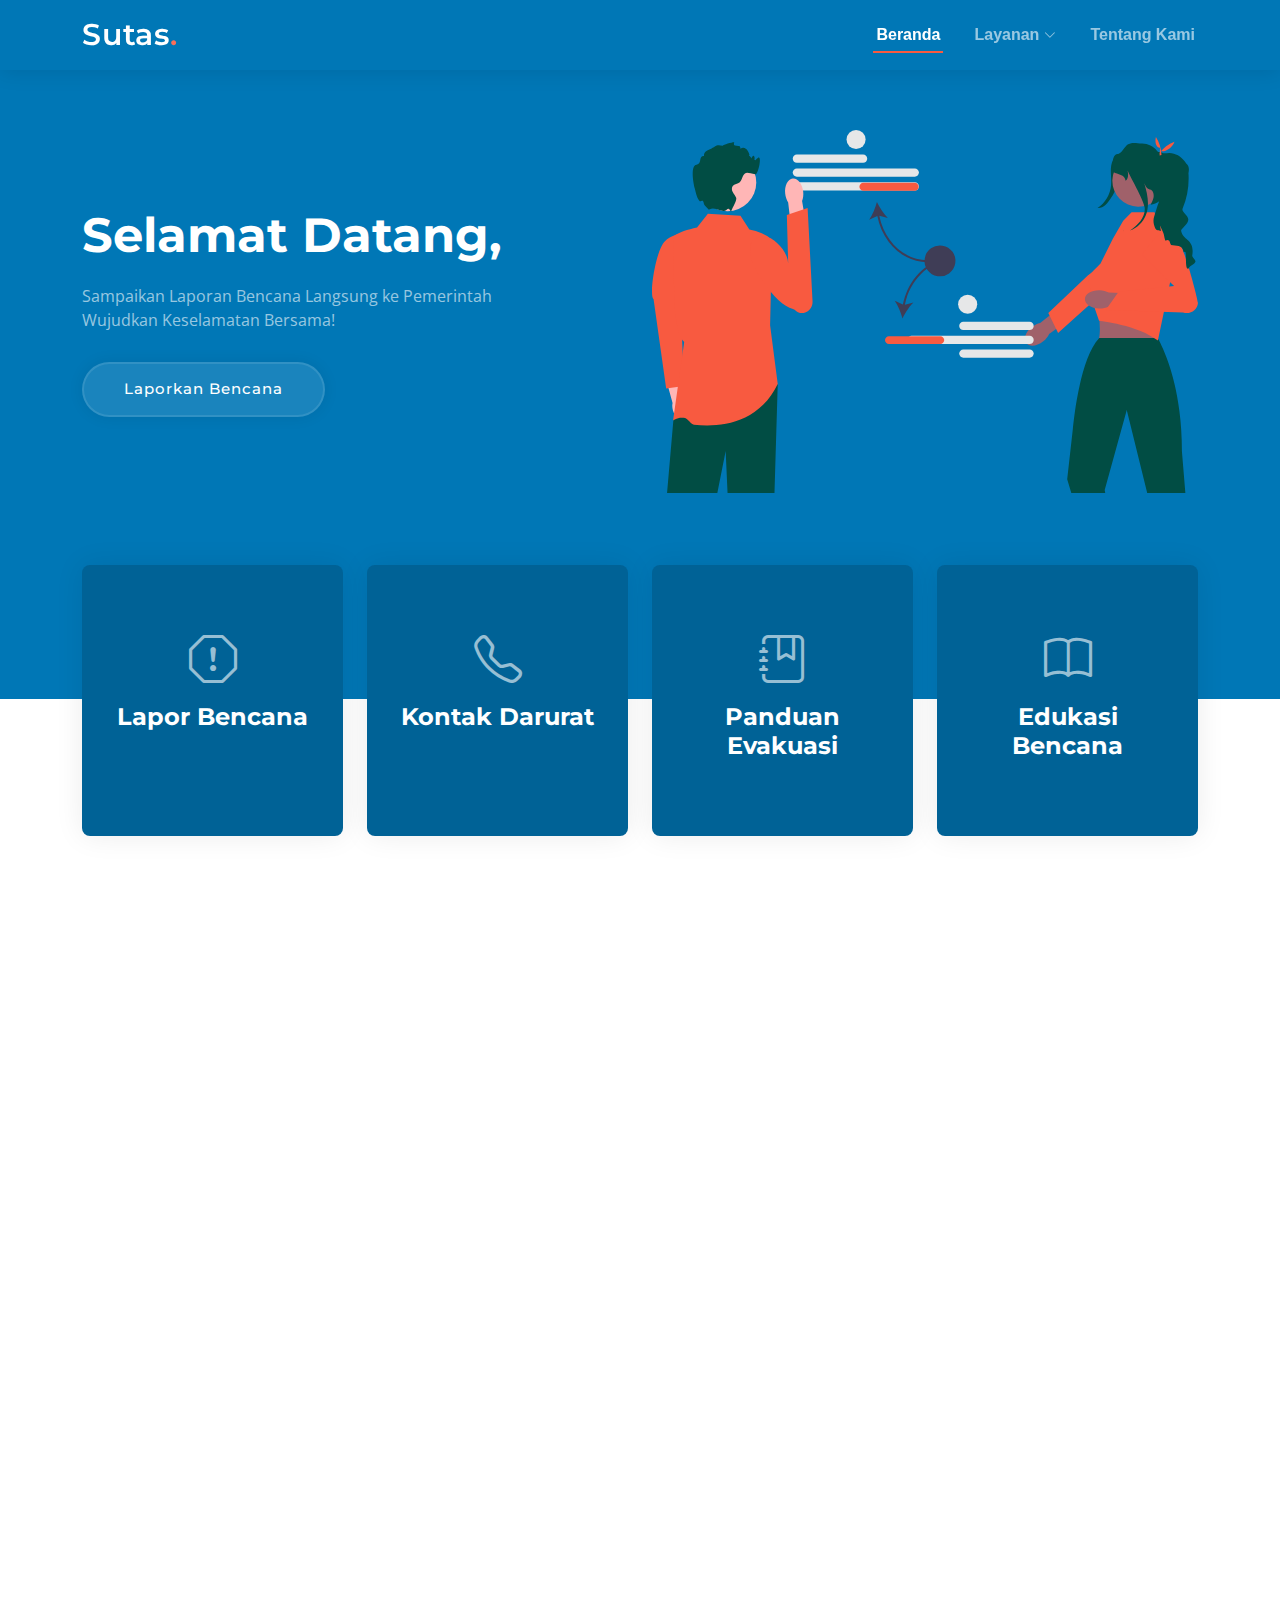
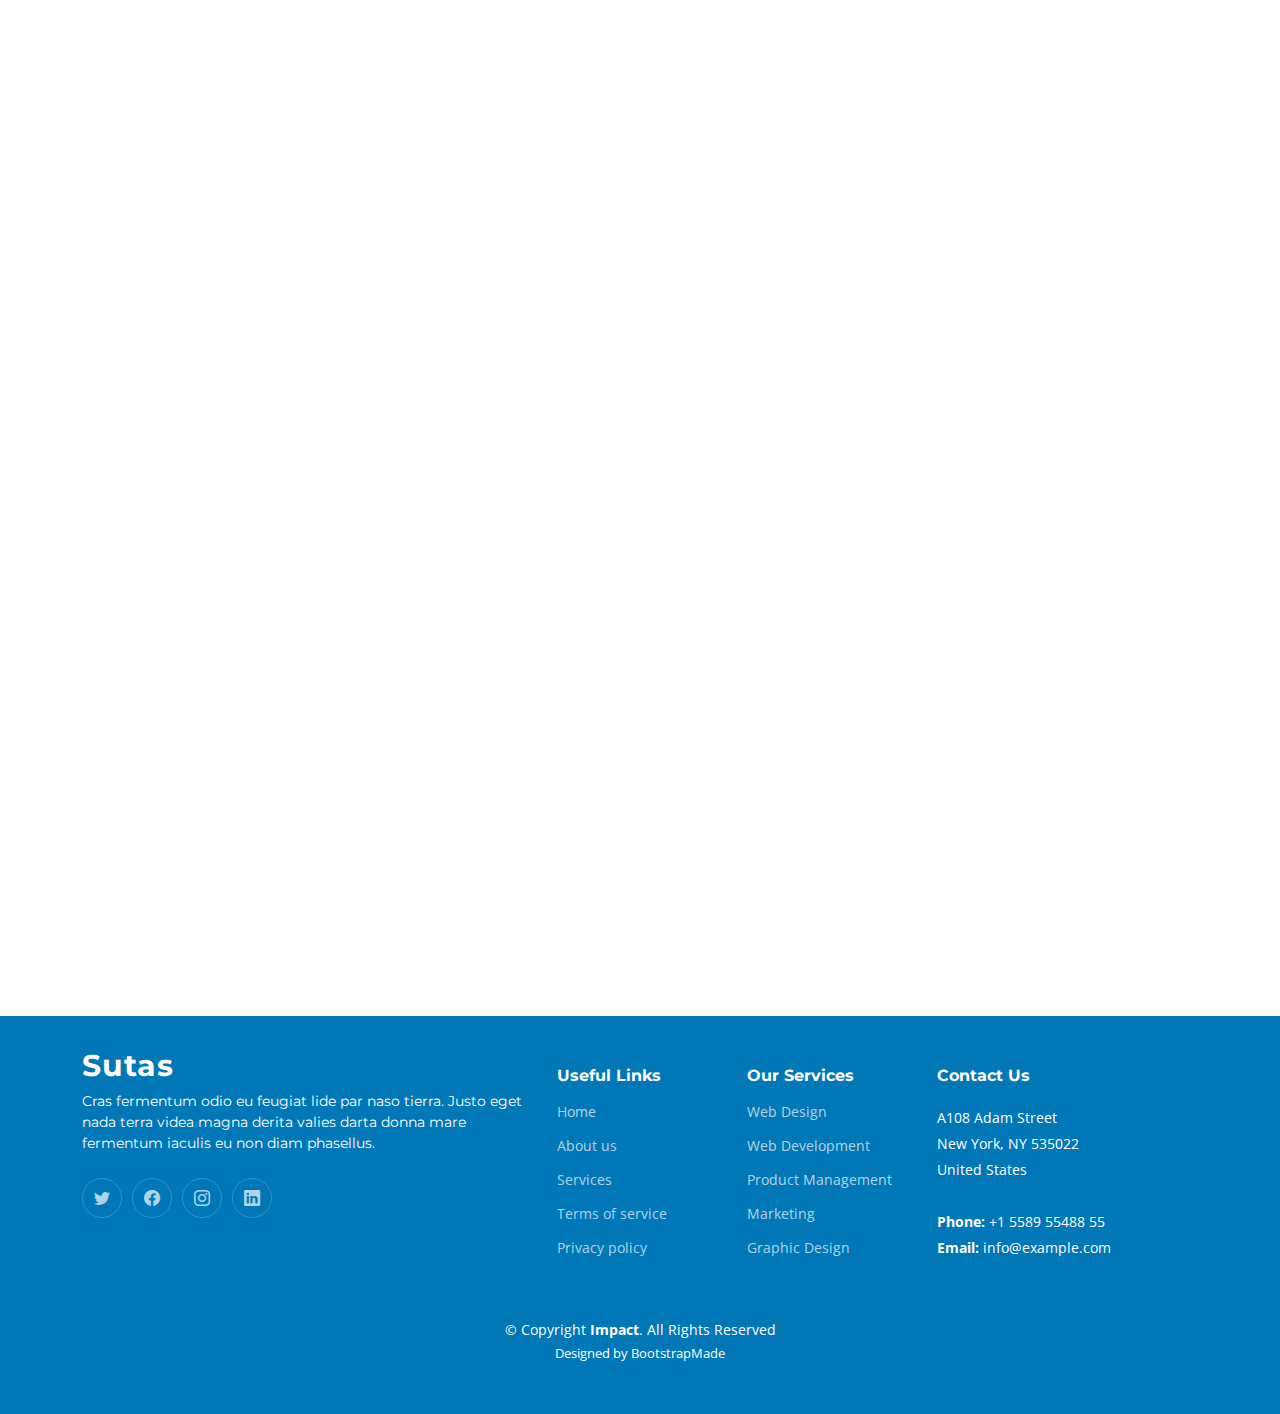
<file: index.html>
<!DOCTYPE html>
<html lang="en">

<head>
  <meta charset="utf-8">
  <meta content="width=device-width, initial-scale=1.0" name="viewport">

  <title>Sutas | Surabaya Tanggap Selamat</title>
  <meta content="" name="description">
  <meta content="" name="keywords">

  <!-- Favicons -->
  <link href="assets/img/favicon.png" rel="icon">
  <link href="assets/img/apple-touch-icon.png" rel="apple-touch-icon">

  <!-- Google Fonts -->
  <link rel="preconnect" href="https://fonts.googleapis.com">
  <link rel="preconnect" href="https://fonts.gstatic.com" crossorigin>
  <link
    href="https://fonts.googleapis.com/css2?family=Open+Sans:ital,wght@0,300;0,400;0,500;0,600;0,700;1,300;1,400;1,600;1,700&family=Montserrat:ital,wght@0,300;0,400;0,500;0,600;0,700;1,300;1,400;1,500;1,600;1,700&family=Raleway:ital,wght@0,300;0,400;0,500;0,600;0,700;1,300;1,400;1,500;1,600;1,700&display=swap"
    rel="stylesheet">

  <!-- Vendor CSS Files -->
  <link href="assets/vendor/bootstrap/css/bootstrap.min.css" rel="stylesheet">
  <link href="assets/vendor/bootstrap-icons/bootstrap-icons.css" rel="stylesheet">
  <link href="assets/vendor/aos/aos.css" rel="stylesheet">
  <link href="assets/vendor/glightbox/css/glightbox.min.css" rel="stylesheet">
  <link href="assets/vendor/swiper/swiper-bundle.min.css" rel="stylesheet">

  <!-- Template Main CSS File -->
  <link href="assets/css/main.css" rel="stylesheet">

  <!-- =======================================================
  * Template Name: Impact
  * Updated: Jan 30 2024 with Bootstrap v5.3.2
  * Template URL: https://bootstrapmade.com/impact-bootstrap-business-website-template/
  * Author: BootstrapMade.com
  * License: https://bootstrapmade.com/license/
  ======================================================== -->
</head>

<body>

  <!-- ======= Header ======= -->
  <!-- <section id="topbar" class="topbar d-flex align-items-center">
    <div class="container d-flex justify-content-center justify-content-md-between">
      <div class="contact-info d-flex align-items-center">
        <i class="bi bi-envelope d-flex align-items-center"><a href="mailto:contact@example.com">contact@example.com</a></i>
        <i class="bi bi-phone d-flex align-items-center ms-4"><span>+1 5589 55488 55</span></i>
      </div>
      <div class="social-links d-none d-md-flex align-items-center">
        <a href="#" class="twitter"><i class="bi bi-twitter"></i></a>
        <a href="#" class="facebook"><i class="bi bi-facebook"></i></a>
        <a href="#" class="instagram"><i class="bi bi-instagram"></i></a>
        <a href="#" class="linkedin"><i class="bi bi-linkedin"></i></i></a>
      </div>
    </div> -->
  <!-- </section> -->
  <!-- End Top Bar -->

  <header id="header" class="header d-flex align-items-center">

    <div class="container-fluid container-xl d-flex align-items-center justify-content-between">
      <a href="index.html" class="logo d-flex align-items-center">
        <!-- Uncomment the line below if you also wish to use an image logo -->
        <!-- <img src="assets/img/logo.png" alt=""> -->
        <h1>Sutas<span>.</span></h1>
      </a>
      <nav id="navbar" class="navbar">
        <ul>
          <li><a href="#hero">Beranda</a></li>
          <li class="dropdown"><a href="#"><span>Layanan</span> <i class="bi bi-chevron-down dropdown-indicator"></i></a>
            <ul>
              <li><a href="">Lapor Bencana</a></li>
              <!-- <li class="dropdown"><a href="#"><span>Deep Drop Down</span> <i class="bi bi-chevron-down dropdown-indicator"></i></a>
                <ul>
                  <li><a href="#">Deep Drop Down 1</a></li>
                  <li><a href="#">Deep Drop Down 2</a></li>
                  <li><a href="#">Deep Drop Down 3</a></li>
                  <li><a href="#">Deep Drop Down 4</a></li>
                  <li><a href="#">Deep Drop Down 5</a></li>
                </ul>
              </li> -->
              <li><a href="#">Kontak Darurat</a></li>
              <li><a href="#">Panduan Evakuasi</a></li>
              <li><a href="#">Edukasi Bencana</a></li>
            </ul>
          </li>
          <li><a href="#services">Tentang Kami</a></li>
          <!-- <li><a href="#contact">Kritik & Saran</a></li> -->
        </ul>
      </nav><!-- .navbar -->

      <i class="mobile-nav-toggle mobile-nav-show bi bi-list"></i>
      <i class="mobile-nav-toggle mobile-nav-hide d-none bi bi-x"></i>

    </div>
  </header><!-- End Header -->
  <!-- End Header -->

  <!-- ======= Hero Section ======= -->
  <section id="hero" class="hero">
    <div class="container position-relative">
      <div class="row gy-5" data-aos="fade-in">
        <div class="col-lg-6 order-2 order-lg-1 d-flex flex-column justify-content-center text-center text-lg-start">
          <h2>Selamat Datang, </h2>
          <p>Sampaikan Laporan Bencana Langsung ke Pemerintah
            <br>Wujudkan Keselamatan Bersama!
          </p>
          <div class="d-flex justify-content-center justify-content-lg-start">
            <a href="form.html" class="btn-get-started">Laporkan Bencana</a>
            <!-- <a href="https://www.youtube.com/watch?v=LXb3EKWsInQ" class="glightbox btn-watch-video d-flex align-items-center"><i class="bi bi-play-circle"></i><span>Watch Video</span></a> -->
          </div>
        </div>
        <div class="col-lg-6 order-1 order-lg-2">
          <img src="assets/img/hero-img.svg" class="img-fluid" alt="" data-aos="zoom-out" data-aos-delay="100">
        </div>
      </div>
    </div>

    <div class="icon-boxes position-relative">
      <div class="container position-relative">
        <div class="row gy-4 mt-5">

          <div class="col-xl-3 col-md-6" data-aos="fade-up" data-aos-delay="100">
            <div class="icon-box">
              <div class="icon"><i class="bi bi-exclamation-octagon"></i></div>
              <h4 class="title"><a href="" class="stretched-link">Lapor Bencana</a></h4>
            </div>
          </div><!--End Icon Box -->

          <div class="col-xl-3 col-md-6" data-aos="fade-up" data-aos-delay="200">
            <div class="icon-box">
              <div class="icon"><i class="bi bi-telephone"></i></div>
              <h4 class="title"><a href="" class="stretched-link">Kontak Darurat</a></h4>
            </div>
          </div><!--End Icon Box -->

          <div class="col-xl-3 col-md-6" data-aos="fade-up" data-aos-delay="300">
            <div class="icon-box">
              <div class="icon"><i class="bi bi-journal-bookmark"></i></div>
              <h4 class="title"><a href="" class="stretched-link">Panduan Evakuasi</a></h4>
            </div>
          </div><!--End Icon Box -->

          <div class="col-xl-3 col-md-6" data-aos="fade-up" data-aos-delay="500">
            <div class="icon-box">
              <div class="icon"><i class="bi bi-book"></i></div>
              <h4 class="title"><a href="" class="stretched-link">Edukasi Bencana</a></h4>
            </div>
          </div><!--End Icon Box -->

        </div>
      </div>
    </div>

    </div>
  </section>
  <!-- End Hero Section -->

  <main id="main">

    <!-- ======= About Us Section ======= -->
    <!-- <section id="about" class="about">
      <div class="container" data-aos="fade-up">

        <div class="section-header">
          <h2>Data Bencana Indonesia</h2> -->
    <!-- <p>Aperiam dolorum et et wuia molestias qui eveniet numquam nihil porro incidunt dolores placeat sunt id nobis omnis tiledo stran delop</p> -->
    <!-- </div> -->

    <!-- <div class="row gy-4">
          <div class="col-lg-6">
            <h3>Voluptatem dignissimos provident quasi corporis</h3>
            <img src="assets/img/about.jpg" class="img-fluid rounded-4 mb-4" alt="">
            <p>Ut fugiat ut sunt quia veniam. Voluptate perferendis perspiciatis quod nisi et. Placeat debitis quia recusandae odit et consequatur voluptatem. Dignissimos pariatur consectetur fugiat voluptas ea.</p>
            <p>Temporibus nihil enim deserunt sed ea. Provident sit expedita aut cupiditate nihil vitae quo officia vel. Blanditiis eligendi possimus et in cum. Quidem eos ut sint rem veniam qui. Ut ut repellendus nobis tempore doloribus debitis explicabo similique sit. Accusantium sed ut omnis beatae neque deleniti repellendus.</p>
          </div>
          <div class="col-lg-6">
            <div class="content ps-0 ps-lg-5">
              <p class="fst-italic">
                Lorem ipsum dolor sit amet, consectetur adipiscing elit, sed do eiusmod tempor incididunt ut labore et dolore
                magna aliqua.
              </p>
              <ul>
                <li><i class="bi bi-check-circle-fill"></i> Ullamco laboris nisi ut aliquip ex ea commodo consequat.</li>
                <li><i class="bi bi-check-circle-fill"></i> Duis aute irure dolor in reprehenderit in voluptate velit.</li>
                <li><i class="bi bi-check-circle-fill"></i> Ullamco laboris nisi ut aliquip ex ea commodo consequat. Duis aute irure dolor in reprehenderit in voluptate trideta storacalaperda mastiro dolore eu fugiat nulla pariatur.</li>
              </ul>
              <p>
                Ullamco laboris nisi ut aliquip ex ea commodo consequat. Duis aute irure dolor in reprehenderit in voluptate
                velit esse cillum dolore eu fugiat nulla pariatur. Excepteur sint occaecat cupidatat non proident
              </p>

              <div class="position-relative mt-4">
                <img src="assets/img/about-2.jpg" class="img-fluid rounded-4" alt="">
                <a href="https://www.youtube.com/watch?v=LXb3EKWsInQ" class="glightbox play-btn"></a>
              </div>
            </div>
          </div>
        </div> -->

    <!-- </div> -->
    <!-- </section> -->
    <!-- End About Us Section -->

    <!-- ======= Clients Section ======= -->
    <!-- <section id="clients" class="clients">
      <div class="container" data-aos="zoom-out">

        <div class="clients-slider swiper">
          <div class="swiper-wrapper align-items-center">
            <div class="swiper-slide"><img src="assets/img/clients/client-1.png" class="img-fluid" alt=""></div>
            <div class="swiper-slide"><img src="assets/img/clients/client-2.png" class="img-fluid" alt=""></div>
            <div class="swiper-slide"><img src="assets/img/clients/client-3.png" class="img-fluid" alt=""></div>
            <div class="swiper-slide"><img src="assets/img/clients/client-4.png" class="img-fluid" alt=""></div>
            <div class="swiper-slide"><img src="assets/img/clients/client-5.png" class="img-fluid" alt=""></div>
            <div class="swiper-slide"><img src="assets/img/clients/client-6.png" class="img-fluid" alt=""></div>
            <div class="swiper-slide"><img src="assets/img/clients/client-7.png" class="img-fluid" alt=""></div>
            <div class="swiper-slide"><img src="assets/img/clients/client-8.png" class="img-fluid" alt=""></div>
          </div>
        </div>

      </div> -->
    <!-- </section> -->
    <!-- End Clients Section -->

    <!-- ======= Stats Counter Section ======= -->
    <section id="stats-counter" class="stats-counter">
      <div class="container" data-aos="fade-up">

        <div class="section-header">
          <h2>Data Bencana Indonesia</h2>
          <!-- <p>Aperiam dolorum et et wuia molestias qui eveniet numquam nihil porro incidunt dolores placeat sunt id nobis omnis tiledo stran delop</p> -->
          <!-- </div> -->

          <div class="row gy-4 align-items-center">

            <div class="col-lg-6">
              <img src="assets/img/stats-img.svg" alt="" class="img-fluid">
            </div>

            <div class="col-lg-6">

              <div class="stats-item d-flex align-items-center">
                <span data-purecounter-start="0" data-purecounter-end="411" data-purecounter-duration="1"
                  class="purecounter"></span>
                <p><strong>Bencana Alam</strong> </p>
              </div><!-- End Stats Item -->

              <div class="stats-item d-flex align-items-center">
                <span data-purecounter-start="0" data-purecounter-end="53" data-purecounter-duration="1"
                  class="purecounter"></span>
                <p><strong>Meninggal Dunia</strong> </p>
              </div><!-- End Stats Item -->

              <div class="stats-item d-flex align-items-center">
                <span data-purecounter-start="0" data-purecounter-end="129" data-purecounter-duration="1"
                  class="purecounter"></span>
                <p><strong>Luka-Luka</strong></p>
              </div><!-- End Stats Item -->

              <div class="stats-item d-flex align-items-center">
                <span data-purecounter-start="0" data-purecounter-end="1673238" data-purecounter-duration="1"
                  class="purecounter"></span>
                <p><strong>Mengungsi dan Menderita</strong></p>
              </div><!-- End Stats Item -->

            </div>

          </div>

        </div>
    </section>
    <!-- End Stats Counter Section -->

    <!-- ======= Call To Action Section ======= -->
    <section id="call-to-action" class="call-to-action">
      <div class="container text-center" data-aos="zoom-out">
        <a href="https://youtu.be/IJFVib4YiXA?si=SEP5JAfwQRd8ZFlc" class="glightbox play-btn"></a>
        <h3>Tanggap Darurat Bencana</h3>
        <p> Tanggap Darurat Bencana adalah langkah cepat dan koordinasi yang diambil oleh pemerintah, lembaga
          kemanusiaan, dan masyarakat untuk memberikan bantuan dan penanganan kepada korban bencana alam atau kejadian
          darurat lainnya dengan tujuan mengurangi dampak negatifnya serta memulihkan situasi kembali normal.</p>
        <a class="cta-btn" href="#">Call To Action</a>
      </div>
    </section><!-- End Call To Action Section -->



    <!-- ======= Frequently Asked Questions Section ======= -->
    <section id="faq" class="faq">
      <div class="container" data-aos="fade-up">

        <div class="row gy-4">

          <div class="col-lg-4">
            <div class="content px-xl-5">
              <h3>Frequently Asked <strong>Questions</strong></h3>
              <p>
                Tanggap Darurat Bencana melibatkan evakuasi, bantuan medis, pembangunan tempat penampungan, koordinasi
                dengan lembaga dan relawan, serta penyebaran informasi keselamatan.
              </p>
            </div>
          </div>

          <div class="col-lg-8">

            <div class="accordion accordion-flush" id="faqlist" data-aos="fade-up" data-aos-delay="100">

              <div class="accordion-item">
                <h3 class="accordion-header">
                  <button class="accordion-button collapsed" type="button" data-bs-toggle="collapse"
                    data-bs-target="#faq-content-1">
                    <span class="num">1.</span>
                    Bagaimana meningkatkan kesiapsiagaan bencana?
                  </button>
                </h3>
                <div id="faq-content-1" class="accordion-collapse collapse" data-bs-parent="#faqlist">
                  <div class="accordion-body">
                    Meningkatkan kesiapsiagaan bencana melibatkan serangkaian langkah proaktif untuk mengurangi risiko
                    dan merespons dengan cepat saat bencana terjadi. Hal ini mencakup pendidikan masyarakat tentang
                    risiko bencana, penyusunan rencana tanggap darurat yang jelas, pelatihan reguler untuk tim tanggap
                    darurat, pembangunan infrastruktur yang tahan bencana, penggunaan teknologi untuk pemantauan dan
                    peringatan dini, serta kerjasama antar lembaga dan komunitas untuk meningkatkan resiliensi dan
                    respons terhadap bencana.
                  </div>
                </div>
              </div><!-- # Faq item-->

              <div class="accordion-item">
                <h3 class="accordion-header">
                  <button class="accordion-button collapsed" type="button" data-bs-toggle="collapse"
                    data-bs-target="#faq-content-2">
                    <span class="num">2.</span>
                    Apa yang harus dilakukan saat terjebak dalam situasi darurat?
                  </button>
                </h3>
                <div id="faq-content-2" class="accordion-collapse collapse" data-bs-parent="#faqlist">
                  <div class="accordion-body">
                    Dolor sit amet consectetur adipiscing elit pellentesque habitant morbi. Id interdum velit laoreet id
                    donec ultrices. Fringilla phasellus faucibus scelerisque eleifend donec pretium. Est pellentesque
                    elit ullamcorper dignissim. Mauris ultrices eros in cursus turpis massa tincidunt dui.
                  </div>
                </div>
              </div><!-- # Faq item-->

              <div class="accordion-item">
                <h3 class="accordion-header">
                  <button class="accordion-button collapsed" type="button" data-bs-toggle="collapse"
                    data-bs-target="#faq-content-3">
                    <span class="num">3.</span>
                    Bagaimana akses layanan medis darurat?
                  </button>
                </h3>
                <div id="faq-content-3" class="accordion-collapse collapse" data-bs-parent="#faqlist">
                  <div class="accordion-body">

                    Langkah-langkah dalam Tanggap Darurat Bencana meliputi evakuasi korban, penyediaan bantuan medis dan
                    logistik, pembangunan tempat penampungan sementara, koordinasi dengan lembaga dan relawan bencana,
                    serta penyebaran informasi kepada masyarakat terkait langkah-langkah keselamatan dan bantuan yang
                    tersedia.
                  </div>
                </div>
              </div><!-- # Faq item-->

              <div class="accordion-item">
                <h3 class="accordion-header">
                  <button class="accordion-button collapsed" type="button" data-bs-toggle="collapse"
                    data-bs-target="#faq-content-4">
                    <span class="num">4.</span>
                    Apa langkah-langkah pemulihan setelah bencana?
                  </button>
                </h3>
                <div id="faq-content-4" class="accordion-collapse collapse" data-bs-parent="#faqlist">
                  <div class="accordion-body">
                    Dolor sit amet consectetur adipiscing elit pellentesque habitant morbi. Id interdum velit laoreet id
                    donec ultrices. Fringilla phasellus faucibus scelerisque eleifend donec pretium. Est pellentesque
                    elit ullamcorper dignissim. Mauris ultrices eros in cursus turpis massa tincidunt dui.
                  </div>
                </div>
              </div><!-- # Faq item-->

              <div class="accordion-item">
                <h3 class="accordion-header">
                  <button class="accordion-button collapsed" type="button" data-bs-toggle="collapse"
                    data-bs-target="#faq-content-5">
                    <span class="num">5.</span>
                    Bagaimana cara mencegah kecelakaan selama bencana?
                  </button>
                </h3>
                <div id="faq-content-5" class="accordion-collapse collapse" data-bs-parent="#faqlist">
                  <div class="accordion-body">
                    Molestie a iaculis at erat pellentesque adipiscing commodo. Dignissim suspendisse in est ante in.
                    Nunc vel risus commodo viverra maecenas accumsan. Sit amet nisl suscipit adipiscing bibendum est.
                    Purus gravida quis blandit turpis cursus in
                  </div>
                </div>
              </div><!-- # Faq item-->

            </div>

          </div>
        </div>

      </div>
    </section><!-- End Frequently Asked Questions Section -->

    <!-- ======= Recent Blog Posts Section ======= -->
    <!-- <section id="recent-posts" class="recent-posts sections-bg">
      <div class="container" data-aos="fade-up">

        <div class="section-header">
          <h2>Recent Blog Posts</h2>
          <p>Consequatur libero assumenda est voluptatem est quidem illum et officia imilique qui vel architecto accusamus fugit aut qui distinctio</p>
        </div>

        <div class="row gy-4">

          <div class="col-xl-4 col-md-6">
            <article>

              <div class="post-img">
                <img src="assets/img/blog/blog-1.jpg" alt="" class="img-fluid">
              </div>

              <p class="post-category">Politics</p>

              <h2 class="title">
                <a href="blog-details.html">Dolorum optio tempore voluptas dignissimos</a>
              </h2>

              <div class="d-flex align-items-center">
                <img src="assets/img/blog/blog-author.jpg" alt="" class="img-fluid post-author-img flex-shrink-0">
                <div class="post-meta">
                  <p class="post-author">Maria Doe</p>
                  <p class="post-date">
                    <time datetime="2022-01-01">Jan 1, 2022</time>
                  </p>
                </div>
              </div>

            </article> -->
    </div><!-- End post list item -->

    <!-- <div class="col-xl-4 col-md-6">
            <article>

              <div class="post-img">
                <img src="assets/img/blog/blog-2.jpg" alt="" class="img-fluid">
              </div>

              <p class="post-category">Sports</p>

              <h2 class="title">
                <a href="blog-details.html">Nisi magni odit consequatur autem nulla dolorem</a>
              </h2>

              <div class="d-flex align-items-center">
                <img src="assets/img/blog/blog-author-2.jpg" alt="" class="img-fluid post-author-img flex-shrink-0">
                <div class="post-meta">
                  <p class="post-author">Allisa Mayer</p>
                  <p class="post-date">
                    <time datetime="2022-01-01">Jun 5, 2022</time>
                  </p>
                </div>
              </div>

            </article> -->
    </div><!-- End post list item -->

    <!-- <div class="col-xl-4 col-md-6">
            <article>

              <div class="post-img">
                <img src="assets/img/blog/blog-3.jpg" alt="" class="img-fluid">
              </div>

              <p class="post-category">Entertainment</p>

              <h2 class="title">
                <a href="blog-details.html">Possimus soluta ut id suscipit ea ut in quo quia et soluta</a>
              </h2>

              <div class="d-flex align-items-center">
                <img src="assets/img/blog/blog-author-3.jpg" alt="" class="img-fluid post-author-img flex-shrink-0">
                <div class="post-meta">
                  <p class="post-author">Mark Dower</p>
                  <p class="post-date">
                    <time datetime="2022-01-01">Jun 22, 2022</time>
                  </p>
                </div>
              </div>

            </article> -->
    </div><!-- End post list item -->

    </div><!-- End recent posts list -->

    </div>
    </section><!-- End Recent Blog Posts Section -->

    <!-- ======= Contact Section ======= -->
    <!-- <section id="contact" class="contact">
      <div class="container" data-aos="fade-up">

        <div class="section-header">
          <h2>Contact</h2>
          <p>Nulla dolorum nulla nesciunt rerum facere sed ut inventore quam porro nihil id ratione ea sunt quis dolorem dolore earum</p>
        </div>

        <div class="row gx-lg-0 gy-4">

          <div class="col-lg-4">

            <div class="info-container d-flex flex-column align-items-center justify-content-center">
              <div class="info-item d-flex">
                <i class="bi bi-geo-alt flex-shrink-0"></i>
                <div>
                  <h4>Location:</h4>
                  <p>A108 Adam Street, New York, NY 535022</p>
                </div> -->
    </div><!-- End Info Item -->

    <!-- <div class="info-item d-flex">
                <i class="bi bi-envelope flex-shrink-0"></i>
                <div>
                  <h4>Email:</h4>
                  <p>info@example.com</p>
                </div> -->
    </div><!-- End Info Item -->

    <!-- <div class="info-item d-flex">
                <i class="bi bi-phone flex-shrink-0"></i>
                <div>
                  <h4>Call:</h4>
                  <p>+1 5589 55488 55</p>
                </div> -->
    </div><!-- End Info Item -->

    <!-- <div class="info-item d-flex">
                <i class="bi bi-clock flex-shrink-0"></i>
                <div>
                  <h4>Open Hours:</h4>
                  <p>Mon-Sat: 11AM - 23PM</p>
                </div> -->
    </div><!-- End Info Item -->
    </div>

    <!-- </div>

          <div class="col-lg-8">
            <form action="forms/contact.php" method="post" role="form" class="php-email-form">
              <div class="row">
                <div class="col-md-6 form-group">
                  <input type="text" name="name" class="form-control" id="name" placeholder="Your Name" required>
                </div>
                <div class="col-md-6 form-group mt-3 mt-md-0">
                  <input type="email" class="form-control" name="email" id="email" placeholder="Your Email" required>
                </div>
              </div>
              <div class="form-group mt-3">
                <input type="text" class="form-control" name="subject" id="subject" placeholder="Subject" required>
              </div>
              <div class="form-group mt-3">
                <textarea class="form-control" name="message" rows="7" placeholder="Message" required></textarea>
              </div>
              <div class="my-3">
                <div class="loading">Loading</div>
                <div class="error-message"></div>
                <div class="sent-message">Your message has been sent. Thank you!</div>
              </div>
              <div class="text-center"><button type="submit">Send Message</button></div>
            </form> -->
    </div><!-- End Contact Form -->

    <!-- </div> -->

    <!-- </div> -->
    </section><!-- End Contact Section -->

  </main><!-- End #main -->

  <!-- ======= Footer ======= -->
  <footer id="footer" class="footer">

    <div class="container">
      <div class="row gy-4">
        <div class="col-lg-5 col-md-12 footer-info">
          <a href="index.html" class="logo d-flex align-items-center">
            <span>Sutas</span>
          </a>
          <p>Cras fermentum odio eu feugiat lide par naso tierra. Justo eget nada terra videa magna derita valies darta
            donna mare fermentum iaculis eu non diam phasellus.</p>
          <div class="social-links d-flex mt-4">
            <a href="#" class="twitter"><i class="bi bi-twitter"></i></a>
            <a href="#" class="facebook"><i class="bi bi-facebook"></i></a>
            <a href="#" class="instagram"><i class="bi bi-instagram"></i></a>
            <a href="#" class="linkedin"><i class="bi bi-linkedin"></i></a>
          </div>
        </div>

        <div class="col-lg-2 col-6 footer-links">
          <h4>Useful Links</h4>
          <ul>
            <li><a href="#">Home</a></li>
            <li><a href="#">About us</a></li>
            <li><a href="#">Services</a></li>
            <li><a href="#">Terms of service</a></li>
            <li><a href="#">Privacy policy</a></li>
          </ul>
        </div>

        <div class="col-lg-2 col-6 footer-links">
          <h4>Our Services</h4>
          <ul>
            <li><a href="#">Web Design</a></li>
            <li><a href="#">Web Development</a></li>
            <li><a href="#">Product Management</a></li>
            <li><a href="#">Marketing</a></li>
            <li><a href="#">Graphic Design</a></li>
          </ul>
        </div>

        <div class="col-lg-3 col-md-12 footer-contact text-center text-md-start">
          <h4>Contact Us</h4>
          <p>
            A108 Adam Street <br>
            New York, NY 535022<br>
            United States <br><br>
            <strong>Phone:</strong> +1 5589 55488 55<br>
            <strong>Email:</strong> info@example.com<br>
          </p>

        </div>

      </div>
    </div>

    <div class="container mt-4">
      <div class="copyright">
        &copy; Copyright <strong><span>Impact</span></strong>. All Rights Reserved
      </div>
      <div class="credits">
        <!-- All the links in the footer should remain intact. -->
        <!-- You can delete the links only if you purchased the pro version. -->
        <!-- Licensing information: https://bootstrapmade.com/license/ -->
        <!-- Purchase the pro version with working PHP/AJAX contact form: https://bootstrapmade.com/impact-bootstrap-business-website-template/ -->
        Designed by <a href="https://bootstrapmade.com/">BootstrapMade</a>
      </div>
    </div>

  </footer><!-- End Footer -->
  <!-- End Footer -->

  <a href="#" class="scroll-top d-flex align-items-center justify-content-center"><i
      class="bi bi-arrow-up-short"></i></a>

  <div id="preloader"></div>

  <!-- Vendor JS Files -->
  <script src="assets/vendor/bootstrap/js/bootstrap.bundle.min.js"></script>
  <script src="assets/vendor/aos/aos.js"></script>
  <script src="assets/vendor/glightbox/js/glightbox.min.js"></script>
  <script src="assets/vendor/purecounter/purecounter_vanilla.js"></script>
  <script src="assets/vendor/swiper/swiper-bundle.min.js"></script>
  <script src="assets/vendor/isotope-layout/isotope.pkgd.min.js"></script>
  <script src="assets/vendor/php-email-form/validate.js"></script>

  <!-- Template Main JS File -->
  <script src="assets/js/main.js"></script>

</body>

</html>
</file>
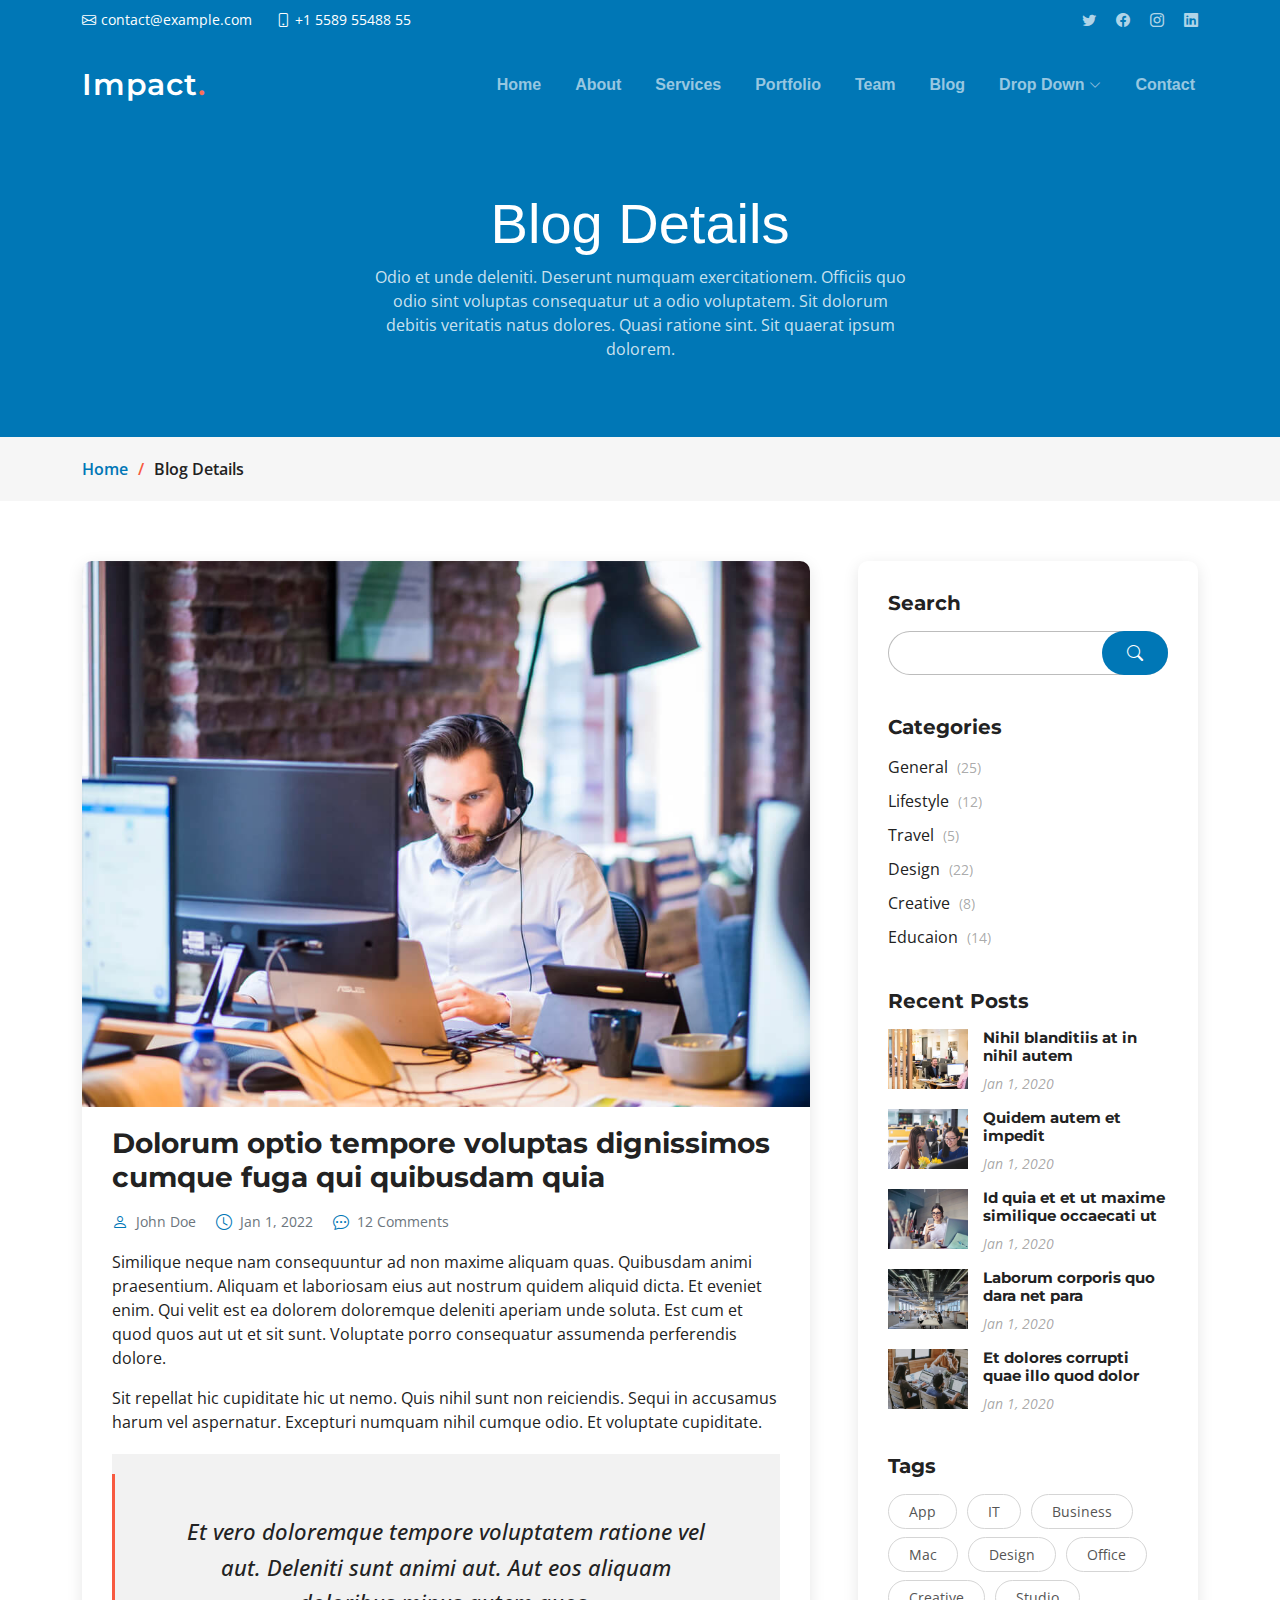
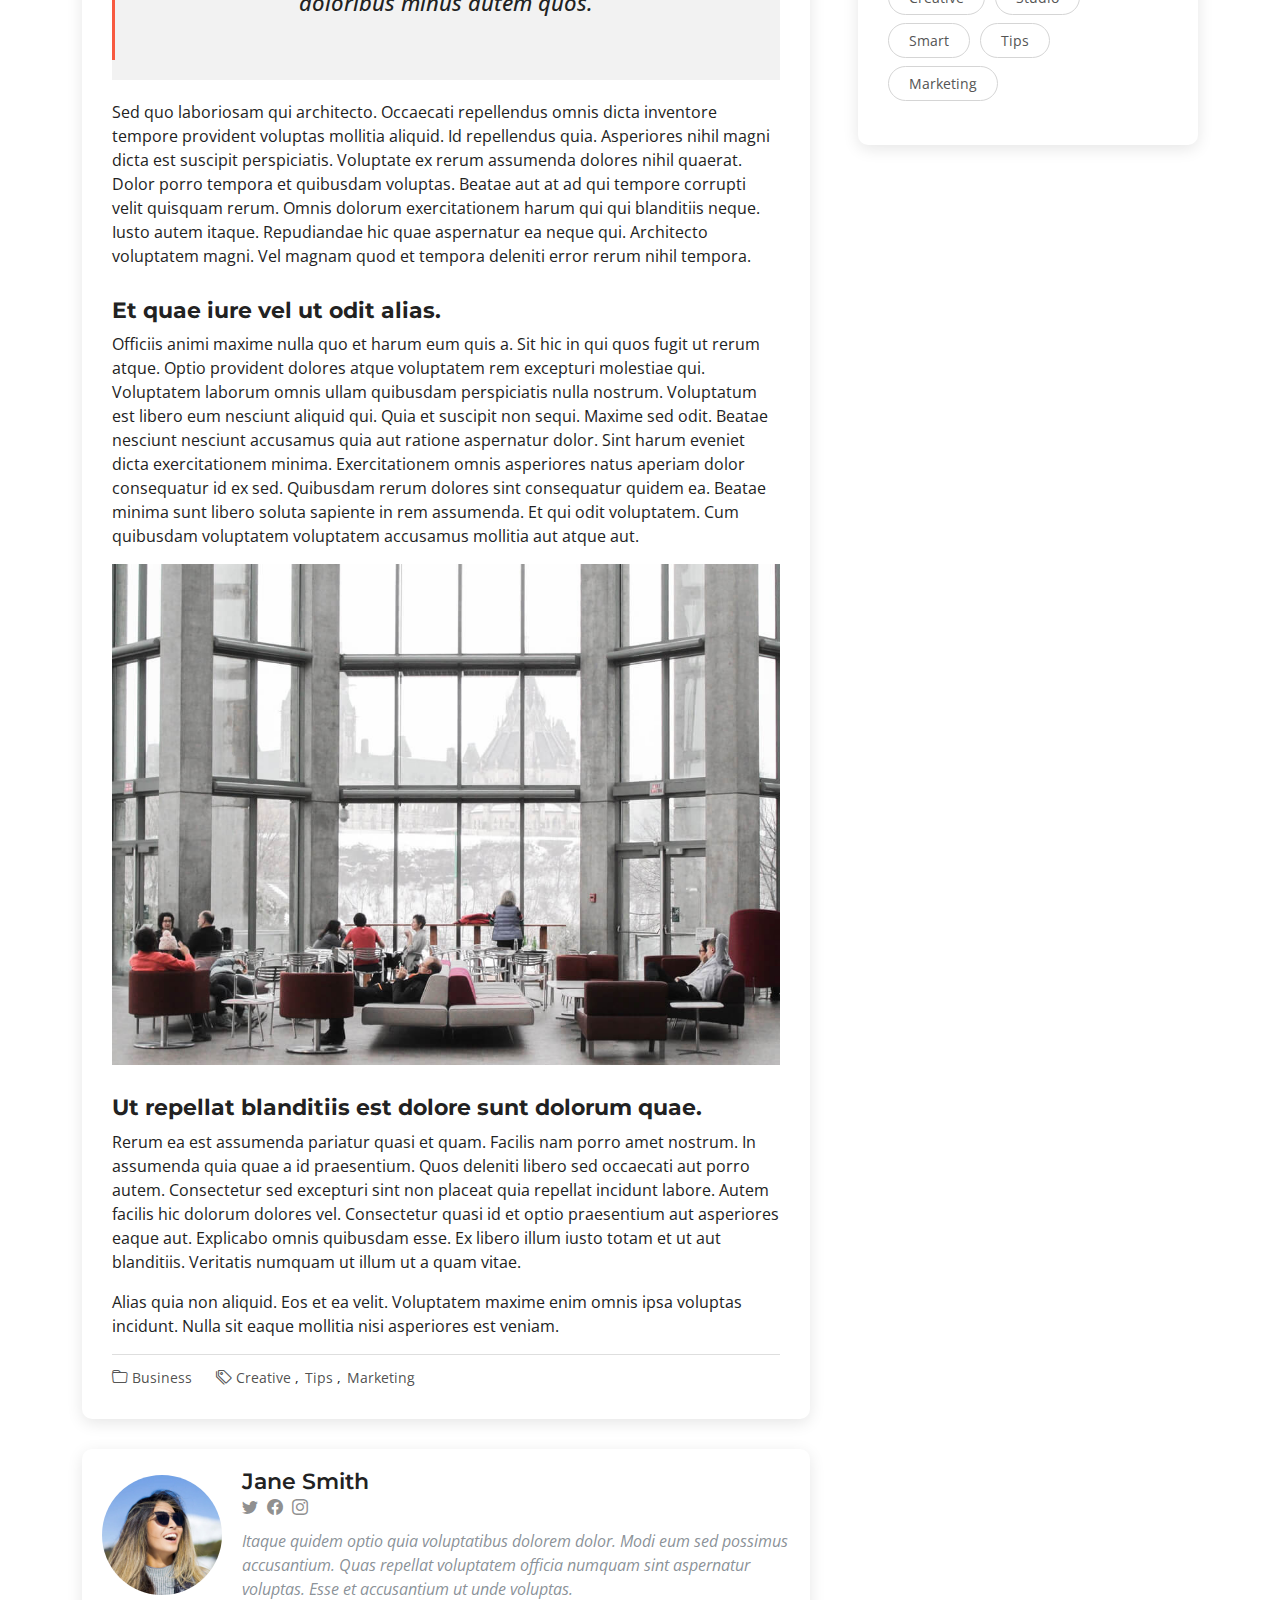
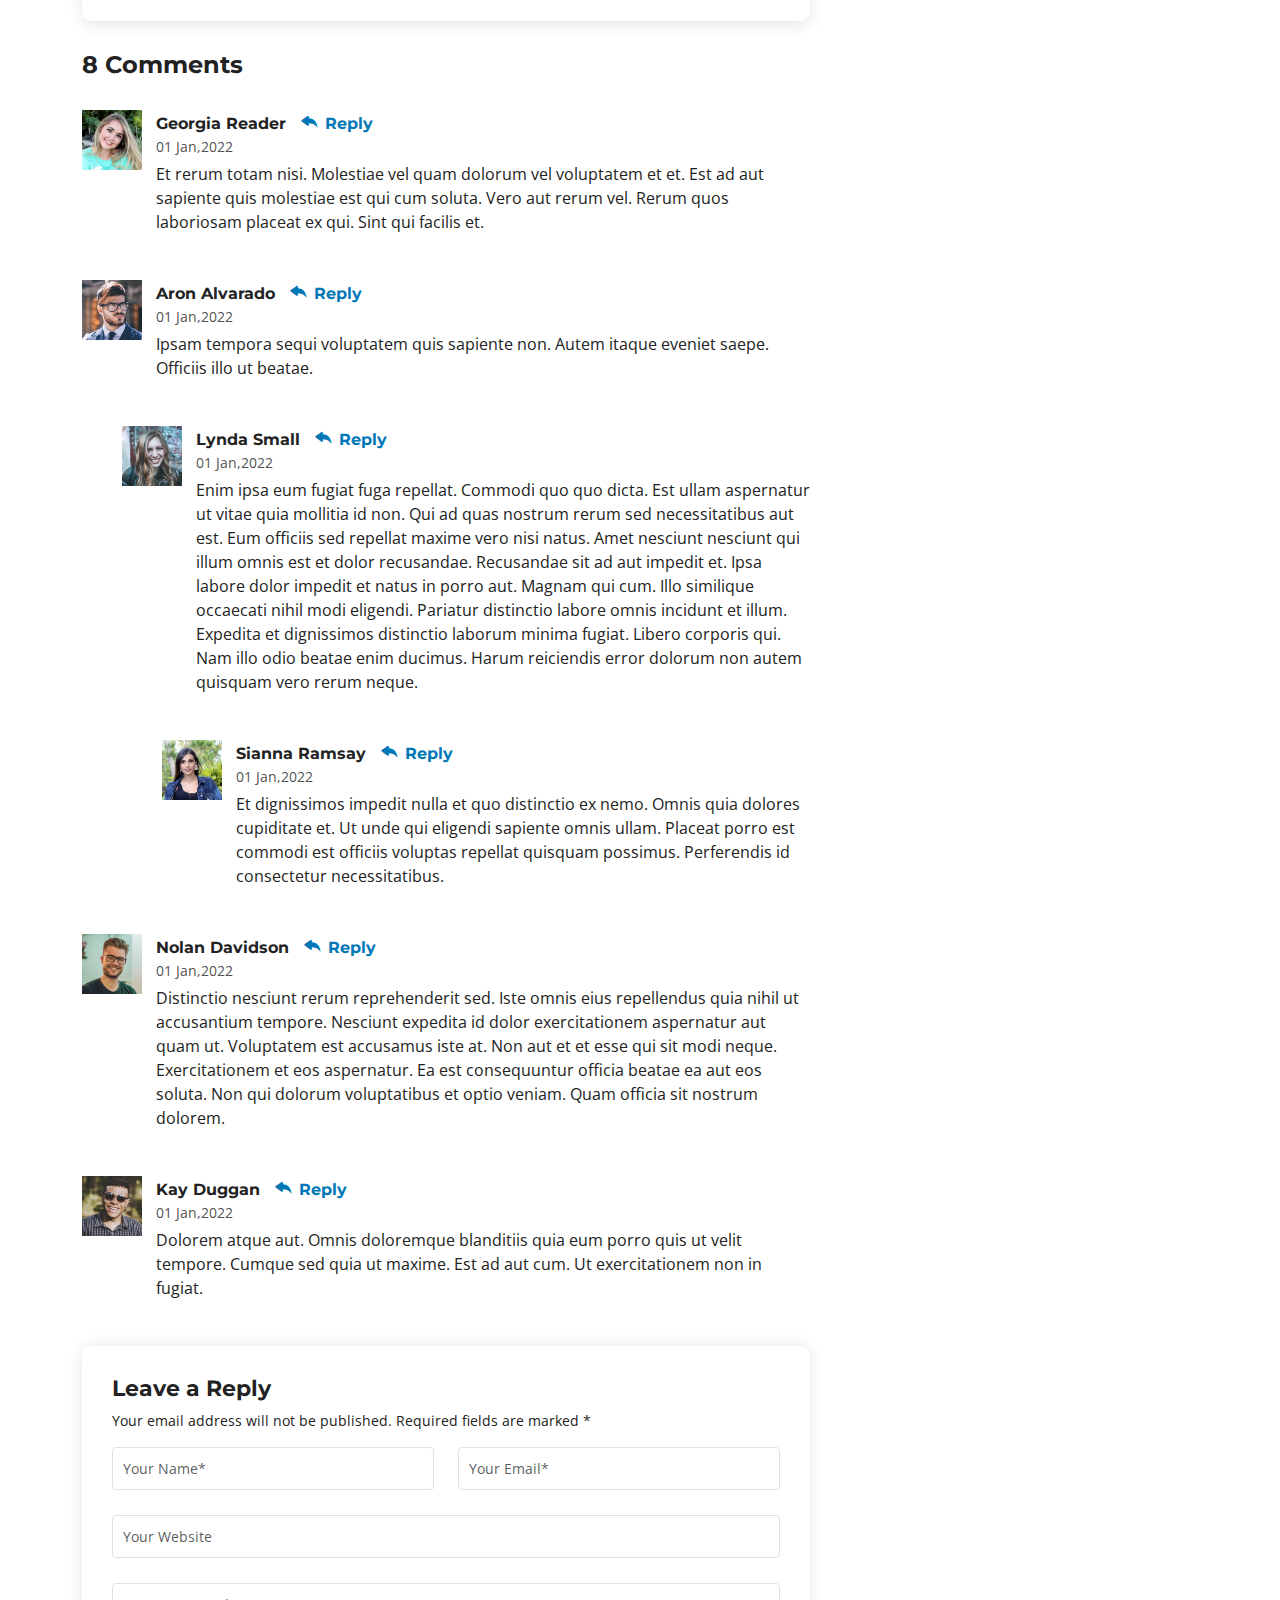
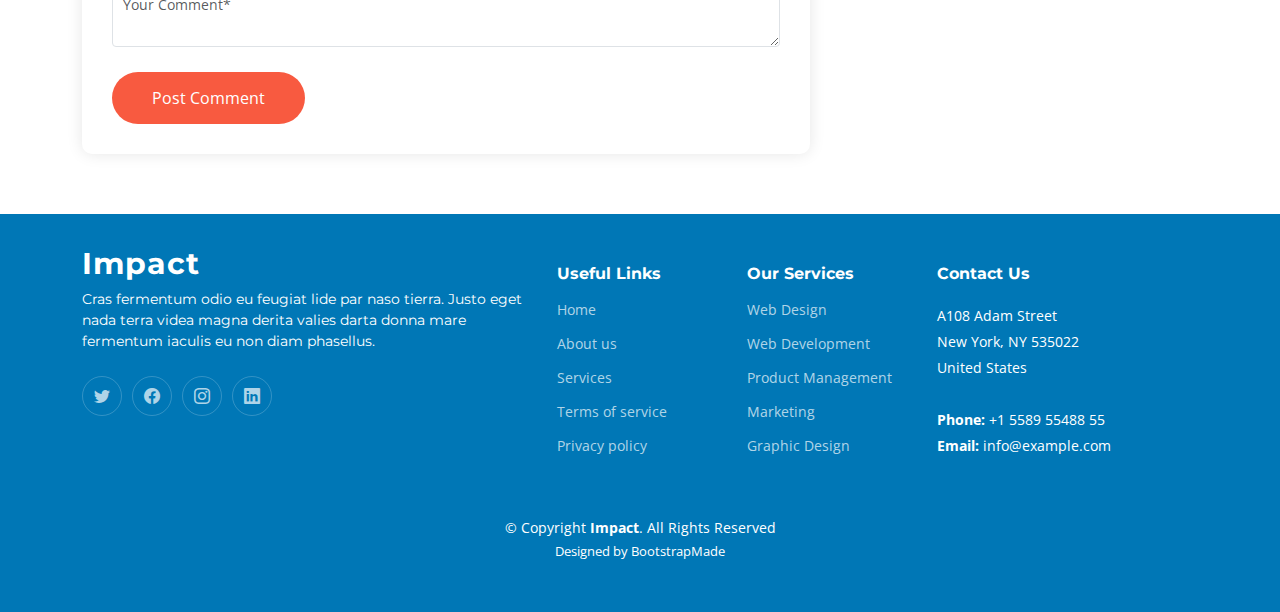
<file: blog-details.html>
<!DOCTYPE html>
<html lang="en">

<head>
  <meta charset="utf-8">
  <meta content="width=device-width, initial-scale=1.0" name="viewport">

  <title>Impact Bootstrap Template - Blog Details</title>
  <meta content="" name="description">
  <meta content="" name="keywords">

  <!-- Favicons -->
  <link href="assets/img/favicon.png" rel="icon">
  <link href="assets/img/apple-touch-icon.png" rel="apple-touch-icon">

  <!-- Google Fonts -->
  <link rel="preconnect" href="https://fonts.googleapis.com">
  <link rel="preconnect" href="https://fonts.gstatic.com" crossorigin>
  <link href="https://fonts.googleapis.com/css2?family=Open+Sans:ital,wght@0,300;0,400;0,500;0,600;0,700;1,300;1,400;1,600;1,700&family=Montserrat:ital,wght@0,300;0,400;0,500;0,600;0,700;1,300;1,400;1,500;1,600;1,700&family=Raleway:ital,wght@0,300;0,400;0,500;0,600;0,700;1,300;1,400;1,500;1,600;1,700&display=swap" rel="stylesheet">

  <!-- Vendor CSS Files -->
  <link href="assets/vendor/bootstrap/css/bootstrap.min.css" rel="stylesheet">
  <link href="assets/vendor/bootstrap-icons/bootstrap-icons.css" rel="stylesheet">
  <link href="assets/vendor/aos/aos.css" rel="stylesheet">
  <link href="assets/vendor/glightbox/css/glightbox.min.css" rel="stylesheet">
  <link href="assets/vendor/swiper/swiper-bundle.min.css" rel="stylesheet">

  <!-- Template Main CSS File -->
  <link href="assets/css/main.css" rel="stylesheet">

  <!-- =======================================================
  * Template Name: Impact
  * Updated: Jan 30 2024 with Bootstrap v5.3.2
  * Template URL: https://bootstrapmade.com/impact-bootstrap-business-website-template/
  * Author: BootstrapMade.com
  * License: https://bootstrapmade.com/license/
  ======================================================== -->
</head>

<body>

  <!-- ======= Header ======= -->
  <section id="topbar" class="topbar d-flex align-items-center">
    <div class="container d-flex justify-content-center justify-content-md-between">
      <div class="contact-info d-flex align-items-center">
        <i class="bi bi-envelope d-flex align-items-center"><a href="mailto:contact@example.com">contact@example.com</a></i>
        <i class="bi bi-phone d-flex align-items-center ms-4"><span>+1 5589 55488 55</span></i>
      </div>
      <div class="social-links d-none d-md-flex align-items-center">
        <a href="#" class="twitter"><i class="bi bi-twitter"></i></a>
        <a href="#" class="facebook"><i class="bi bi-facebook"></i></a>
        <a href="#" class="instagram"><i class="bi bi-instagram"></i></a>
        <a href="#" class="linkedin"><i class="bi bi-linkedin"></i></i></a>
      </div>
    </div>
  </section><!-- End Top Bar -->

  <header id="header" class="header d-flex align-items-center">

    <div class="container-fluid container-xl d-flex align-items-center justify-content-between">
      <a href="index.html" class="logo d-flex align-items-center">
        <!-- Uncomment the line below if you also wish to use an image logo -->
        <!-- <img src="assets/img/logo.png" alt=""> -->
        <h1>Impact<span>.</span></h1>
      </a>
      <nav id="navbar" class="navbar">
        <ul>
          <li><a href="#hero">Home</a></li>
          <li><a href="#about">About</a></li>
          <li><a href="#services">Services</a></li>
          <li><a href="#portfolio">Portfolio</a></li>
          <li><a href="#team">Team</a></li>
          <li><a href="blog.html">Blog</a></li>
          <li class="dropdown"><a href="#"><span>Drop Down</span> <i class="bi bi-chevron-down dropdown-indicator"></i></a>
            <ul>
              <li><a href="#">Drop Down 1</a></li>
              <li class="dropdown"><a href="#"><span>Deep Drop Down</span> <i class="bi bi-chevron-down dropdown-indicator"></i></a>
                <ul>
                  <li><a href="#">Deep Drop Down 1</a></li>
                  <li><a href="#">Deep Drop Down 2</a></li>
                  <li><a href="#">Deep Drop Down 3</a></li>
                  <li><a href="#">Deep Drop Down 4</a></li>
                  <li><a href="#">Deep Drop Down 5</a></li>
                </ul>
              </li>
              <li><a href="#">Drop Down 2</a></li>
              <li><a href="#">Drop Down 3</a></li>
              <li><a href="#">Drop Down 4</a></li>
            </ul>
          </li>
          <li><a href="#contact">Contact</a></li>
        </ul>
      </nav><!-- .navbar -->

      <i class="mobile-nav-toggle mobile-nav-show bi bi-list"></i>
      <i class="mobile-nav-toggle mobile-nav-hide d-none bi bi-x"></i>

    </div>
  </header><!-- End Header -->
  <!-- End Header -->

  <main id="main">

    <!-- ======= Breadcrumbs ======= -->
    <div class="breadcrumbs">
      <div class="page-header d-flex align-items-center" style="background-image: url('');">
        <div class="container position-relative">
          <div class="row d-flex justify-content-center">
            <div class="col-lg-6 text-center">
              <h2>Blog Details</h2>
              <p>Odio et unde deleniti. Deserunt numquam exercitationem. Officiis quo odio sint voluptas consequatur ut a odio voluptatem. Sit dolorum debitis veritatis natus dolores. Quasi ratione sint. Sit quaerat ipsum dolorem.</p>
            </div>
          </div>
        </div>
      </div>
      <nav>
        <div class="container">
          <ol>
            <li><a href="index.html">Home</a></li>
            <li>Blog Details</li>
          </ol>
        </div>
      </nav>
    </div><!-- End Breadcrumbs -->

    <!-- ======= Blog Details Section ======= -->
    <section id="blog" class="blog">
      <div class="container" data-aos="fade-up">

        <div class="row g-5">

          <div class="col-lg-8">

            <article class="blog-details">

              <div class="post-img">
                <img src="assets/img/blog/blog-1.jpg" alt="" class="img-fluid">
              </div>

              <h2 class="title">Dolorum optio tempore voluptas dignissimos cumque fuga qui quibusdam quia</h2>

              <div class="meta-top">
                <ul>
                  <li class="d-flex align-items-center"><i class="bi bi-person"></i> <a href="blog-details.html">John Doe</a></li>
                  <li class="d-flex align-items-center"><i class="bi bi-clock"></i> <a href="blog-details.html"><time datetime="2020-01-01">Jan 1, 2022</time></a></li>
                  <li class="d-flex align-items-center"><i class="bi bi-chat-dots"></i> <a href="blog-details.html">12 Comments</a></li>
                </ul>
              </div><!-- End meta top -->

              <div class="content">
                <p>
                  Similique neque nam consequuntur ad non maxime aliquam quas. Quibusdam animi praesentium. Aliquam et laboriosam eius aut nostrum quidem aliquid dicta.
                  Et eveniet enim. Qui velit est ea dolorem doloremque deleniti aperiam unde soluta. Est cum et quod quos aut ut et sit sunt. Voluptate porro consequatur assumenda perferendis dolore.
                </p>

                <p>
                  Sit repellat hic cupiditate hic ut nemo. Quis nihil sunt non reiciendis. Sequi in accusamus harum vel aspernatur. Excepturi numquam nihil cumque odio. Et voluptate cupiditate.
                </p>

                <blockquote>
                  <p>
                    Et vero doloremque tempore voluptatem ratione vel aut. Deleniti sunt animi aut. Aut eos aliquam doloribus minus autem quos.
                  </p>
                </blockquote>

                <p>
                  Sed quo laboriosam qui architecto. Occaecati repellendus omnis dicta inventore tempore provident voluptas mollitia aliquid. Id repellendus quia. Asperiores nihil magni dicta est suscipit perspiciatis. Voluptate ex rerum assumenda dolores nihil quaerat.
                  Dolor porro tempora et quibusdam voluptas. Beatae aut at ad qui tempore corrupti velit quisquam rerum. Omnis dolorum exercitationem harum qui qui blanditiis neque.
                  Iusto autem itaque. Repudiandae hic quae aspernatur ea neque qui. Architecto voluptatem magni. Vel magnam quod et tempora deleniti error rerum nihil tempora.
                </p>

                <h3>Et quae iure vel ut odit alias.</h3>
                <p>
                  Officiis animi maxime nulla quo et harum eum quis a. Sit hic in qui quos fugit ut rerum atque. Optio provident dolores atque voluptatem rem excepturi molestiae qui. Voluptatem laborum omnis ullam quibusdam perspiciatis nulla nostrum. Voluptatum est libero eum nesciunt aliquid qui.
                  Quia et suscipit non sequi. Maxime sed odit. Beatae nesciunt nesciunt accusamus quia aut ratione aspernatur dolor. Sint harum eveniet dicta exercitationem minima. Exercitationem omnis asperiores natus aperiam dolor consequatur id ex sed. Quibusdam rerum dolores sint consequatur quidem ea.
                  Beatae minima sunt libero soluta sapiente in rem assumenda. Et qui odit voluptatem. Cum quibusdam voluptatem voluptatem accusamus mollitia aut atque aut.
                </p>
                <img src="assets/img/blog/blog-inside-post.jpg" class="img-fluid" alt="">

                <h3>Ut repellat blanditiis est dolore sunt dolorum quae.</h3>
                <p>
                  Rerum ea est assumenda pariatur quasi et quam. Facilis nam porro amet nostrum. In assumenda quia quae a id praesentium. Quos deleniti libero sed occaecati aut porro autem. Consectetur sed excepturi sint non placeat quia repellat incidunt labore. Autem facilis hic dolorum dolores vel.
                  Consectetur quasi id et optio praesentium aut asperiores eaque aut. Explicabo omnis quibusdam esse. Ex libero illum iusto totam et ut aut blanditiis. Veritatis numquam ut illum ut a quam vitae.
                </p>
                <p>
                  Alias quia non aliquid. Eos et ea velit. Voluptatem maxime enim omnis ipsa voluptas incidunt. Nulla sit eaque mollitia nisi asperiores est veniam.
                </p>

              </div><!-- End post content -->

              <div class="meta-bottom">
                <i class="bi bi-folder"></i>
                <ul class="cats">
                  <li><a href="#">Business</a></li>
                </ul>

                <i class="bi bi-tags"></i>
                <ul class="tags">
                  <li><a href="#">Creative</a></li>
                  <li><a href="#">Tips</a></li>
                  <li><a href="#">Marketing</a></li>
                </ul>
              </div><!-- End meta bottom -->

            </article><!-- End blog post -->

            <div class="post-author d-flex align-items-center">
              <img src="assets/img/blog/blog-author.jpg" class="rounded-circle flex-shrink-0" alt="">
              <div>
                <h4>Jane Smith</h4>
                <div class="social-links">
                  <a href="https://twitters.com/#"><i class="bi bi-twitter"></i></a>
                  <a href="https://facebook.com/#"><i class="bi bi-facebook"></i></a>
                  <a href="https://instagram.com/#"><i class="biu bi-instagram"></i></a>
                </div>
                <p>
                  Itaque quidem optio quia voluptatibus dolorem dolor. Modi eum sed possimus accusantium. Quas repellat voluptatem officia numquam sint aspernatur voluptas. Esse et accusantium ut unde voluptas.
                </p>
              </div>
            </div><!-- End post author -->

            <div class="comments">

              <h4 class="comments-count">8 Comments</h4>

              <div id="comment-1" class="comment">
                <div class="d-flex">
                  <div class="comment-img"><img src="assets/img/blog/comments-1.jpg" alt=""></div>
                  <div>
                    <h5><a href="">Georgia Reader</a> <a href="#" class="reply"><i class="bi bi-reply-fill"></i> Reply</a></h5>
                    <time datetime="2020-01-01">01 Jan,2022</time>
                    <p>
                      Et rerum totam nisi. Molestiae vel quam dolorum vel voluptatem et et. Est ad aut sapiente quis molestiae est qui cum soluta.
                      Vero aut rerum vel. Rerum quos laboriosam placeat ex qui. Sint qui facilis et.
                    </p>
                  </div>
                </div>
              </div><!-- End comment #1 -->

              <div id="comment-2" class="comment">
                <div class="d-flex">
                  <div class="comment-img"><img src="assets/img/blog/comments-2.jpg" alt=""></div>
                  <div>
                    <h5><a href="">Aron Alvarado</a> <a href="#" class="reply"><i class="bi bi-reply-fill"></i> Reply</a></h5>
                    <time datetime="2020-01-01">01 Jan,2022</time>
                    <p>
                      Ipsam tempora sequi voluptatem quis sapiente non. Autem itaque eveniet saepe. Officiis illo ut beatae.
                    </p>
                  </div>
                </div>

                <div id="comment-reply-1" class="comment comment-reply">
                  <div class="d-flex">
                    <div class="comment-img"><img src="assets/img/blog/comments-3.jpg" alt=""></div>
                    <div>
                      <h5><a href="">Lynda Small</a> <a href="#" class="reply"><i class="bi bi-reply-fill"></i> Reply</a></h5>
                      <time datetime="2020-01-01">01 Jan,2022</time>
                      <p>
                        Enim ipsa eum fugiat fuga repellat. Commodi quo quo dicta. Est ullam aspernatur ut vitae quia mollitia id non. Qui ad quas nostrum rerum sed necessitatibus aut est. Eum officiis sed repellat maxime vero nisi natus. Amet nesciunt nesciunt qui illum omnis est et dolor recusandae.

                        Recusandae sit ad aut impedit et. Ipsa labore dolor impedit et natus in porro aut. Magnam qui cum. Illo similique occaecati nihil modi eligendi. Pariatur distinctio labore omnis incidunt et illum. Expedita et dignissimos distinctio laborum minima fugiat.

                        Libero corporis qui. Nam illo odio beatae enim ducimus. Harum reiciendis error dolorum non autem quisquam vero rerum neque.
                      </p>
                    </div>
                  </div>

                  <div id="comment-reply-2" class="comment comment-reply">
                    <div class="d-flex">
                      <div class="comment-img"><img src="assets/img/blog/comments-4.jpg" alt=""></div>
                      <div>
                        <h5><a href="">Sianna Ramsay</a> <a href="#" class="reply"><i class="bi bi-reply-fill"></i> Reply</a></h5>
                        <time datetime="2020-01-01">01 Jan,2022</time>
                        <p>
                          Et dignissimos impedit nulla et quo distinctio ex nemo. Omnis quia dolores cupiditate et. Ut unde qui eligendi sapiente omnis ullam. Placeat porro est commodi est officiis voluptas repellat quisquam possimus. Perferendis id consectetur necessitatibus.
                        </p>
                      </div>
                    </div>

                  </div><!-- End comment reply #2-->

                </div><!-- End comment reply #1-->

              </div><!-- End comment #2-->

              <div id="comment-3" class="comment">
                <div class="d-flex">
                  <div class="comment-img"><img src="assets/img/blog/comments-5.jpg" alt=""></div>
                  <div>
                    <h5><a href="">Nolan Davidson</a> <a href="#" class="reply"><i class="bi bi-reply-fill"></i> Reply</a></h5>
                    <time datetime="2020-01-01">01 Jan,2022</time>
                    <p>
                      Distinctio nesciunt rerum reprehenderit sed. Iste omnis eius repellendus quia nihil ut accusantium tempore. Nesciunt expedita id dolor exercitationem aspernatur aut quam ut. Voluptatem est accusamus iste at.
                      Non aut et et esse qui sit modi neque. Exercitationem et eos aspernatur. Ea est consequuntur officia beatae ea aut eos soluta. Non qui dolorum voluptatibus et optio veniam. Quam officia sit nostrum dolorem.
                    </p>
                  </div>
                </div>

              </div><!-- End comment #3 -->

              <div id="comment-4" class="comment">
                <div class="d-flex">
                  <div class="comment-img"><img src="assets/img/blog/comments-6.jpg" alt=""></div>
                  <div>
                    <h5><a href="">Kay Duggan</a> <a href="#" class="reply"><i class="bi bi-reply-fill"></i> Reply</a></h5>
                    <time datetime="2020-01-01">01 Jan,2022</time>
                    <p>
                      Dolorem atque aut. Omnis doloremque blanditiis quia eum porro quis ut velit tempore. Cumque sed quia ut maxime. Est ad aut cum. Ut exercitationem non in fugiat.
                    </p>
                  </div>
                </div>

              </div><!-- End comment #4 -->

              <div class="reply-form">

                <h4>Leave a Reply</h4>
                <p>Your email address will not be published. Required fields are marked * </p>
                <form action="">
                  <div class="row">
                    <div class="col-md-6 form-group">
                      <input name="name" type="text" class="form-control" placeholder="Your Name*">
                    </div>
                    <div class="col-md-6 form-group">
                      <input name="email" type="text" class="form-control" placeholder="Your Email*">
                    </div>
                  </div>
                  <div class="row">
                    <div class="col form-group">
                      <input name="website" type="text" class="form-control" placeholder="Your Website">
                    </div>
                  </div>
                  <div class="row">
                    <div class="col form-group">
                      <textarea name="comment" class="form-control" placeholder="Your Comment*"></textarea>
                    </div>
                  </div>
                  <button type="submit" class="btn btn-primary">Post Comment</button>

                </form>

              </div>

            </div><!-- End blog comments -->

          </div>

          <div class="col-lg-4">

            <div class="sidebar">

              <div class="sidebar-item search-form">
                <h3 class="sidebar-title">Search</h3>
                <form action="" class="mt-3">
                  <input type="text">
                  <button type="submit"><i class="bi bi-search"></i></button>
                </form>
              </div><!-- End sidebar search formn-->

              <div class="sidebar-item categories">
                <h3 class="sidebar-title">Categories</h3>
                <ul class="mt-3">
                  <li><a href="#">General <span>(25)</span></a></li>
                  <li><a href="#">Lifestyle <span>(12)</span></a></li>
                  <li><a href="#">Travel <span>(5)</span></a></li>
                  <li><a href="#">Design <span>(22)</span></a></li>
                  <li><a href="#">Creative <span>(8)</span></a></li>
                  <li><a href="#">Educaion <span>(14)</span></a></li>
                </ul>
              </div><!-- End sidebar categories-->

              <div class="sidebar-item recent-posts">
                <h3 class="sidebar-title">Recent Posts</h3>

                <div class="mt-3">

                  <div class="post-item mt-3">
                    <img src="assets/img/blog/blog-recent-1.jpg" alt="">
                    <div>
                      <h4><a href="blog-details.html">Nihil blanditiis at in nihil autem</a></h4>
                      <time datetime="2020-01-01">Jan 1, 2020</time>
                    </div>
                  </div><!-- End recent post item-->

                  <div class="post-item">
                    <img src="assets/img/blog/blog-recent-2.jpg" alt="">
                    <div>
                      <h4><a href="blog-details.html">Quidem autem et impedit</a></h4>
                      <time datetime="2020-01-01">Jan 1, 2020</time>
                    </div>
                  </div><!-- End recent post item-->

                  <div class="post-item">
                    <img src="assets/img/blog/blog-recent-3.jpg" alt="">
                    <div>
                      <h4><a href="blog-details.html">Id quia et et ut maxime similique occaecati ut</a></h4>
                      <time datetime="2020-01-01">Jan 1, 2020</time>
                    </div>
                  </div><!-- End recent post item-->

                  <div class="post-item">
                    <img src="assets/img/blog/blog-recent-4.jpg" alt="">
                    <div>
                      <h4><a href="blog-details.html">Laborum corporis quo dara net para</a></h4>
                      <time datetime="2020-01-01">Jan 1, 2020</time>
                    </div>
                  </div><!-- End recent post item-->

                  <div class="post-item">
                    <img src="assets/img/blog/blog-recent-5.jpg" alt="">
                    <div>
                      <h4><a href="blog-details.html">Et dolores corrupti quae illo quod dolor</a></h4>
                      <time datetime="2020-01-01">Jan 1, 2020</time>
                    </div>
                  </div><!-- End recent post item-->

                </div>

              </div><!-- End sidebar recent posts-->

              <div class="sidebar-item tags">
                <h3 class="sidebar-title">Tags</h3>
                <ul class="mt-3">
                  <li><a href="#">App</a></li>
                  <li><a href="#">IT</a></li>
                  <li><a href="#">Business</a></li>
                  <li><a href="#">Mac</a></li>
                  <li><a href="#">Design</a></li>
                  <li><a href="#">Office</a></li>
                  <li><a href="#">Creative</a></li>
                  <li><a href="#">Studio</a></li>
                  <li><a href="#">Smart</a></li>
                  <li><a href="#">Tips</a></li>
                  <li><a href="#">Marketing</a></li>
                </ul>
              </div><!-- End sidebar tags-->

            </div><!-- End Blog Sidebar -->

          </div>
        </div>

      </div>
    </section><!-- End Blog Details Section -->

  </main><!-- End #main -->

  <!-- ======= Footer ======= -->
  <footer id="footer" class="footer">

    <div class="container">
      <div class="row gy-4">
        <div class="col-lg-5 col-md-12 footer-info">
          <a href="index.html" class="logo d-flex align-items-center">
            <span>Impact</span>
          </a>
          <p>Cras fermentum odio eu feugiat lide par naso tierra. Justo eget nada terra videa magna derita valies darta donna mare fermentum iaculis eu non diam phasellus.</p>
          <div class="social-links d-flex mt-4">
            <a href="#" class="twitter"><i class="bi bi-twitter"></i></a>
            <a href="#" class="facebook"><i class="bi bi-facebook"></i></a>
            <a href="#" class="instagram"><i class="bi bi-instagram"></i></a>
            <a href="#" class="linkedin"><i class="bi bi-linkedin"></i></a>
          </div>
        </div>

        <div class="col-lg-2 col-6 footer-links">
          <h4>Useful Links</h4>
          <ul>
            <li><a href="#">Home</a></li>
            <li><a href="#">About us</a></li>
            <li><a href="#">Services</a></li>
            <li><a href="#">Terms of service</a></li>
            <li><a href="#">Privacy policy</a></li>
          </ul>
        </div>

        <div class="col-lg-2 col-6 footer-links">
          <h4>Our Services</h4>
          <ul>
            <li><a href="#">Web Design</a></li>
            <li><a href="#">Web Development</a></li>
            <li><a href="#">Product Management</a></li>
            <li><a href="#">Marketing</a></li>
            <li><a href="#">Graphic Design</a></li>
          </ul>
        </div>

        <div class="col-lg-3 col-md-12 footer-contact text-center text-md-start">
          <h4>Contact Us</h4>
          <p>
            A108 Adam Street <br>
            New York, NY 535022<br>
            United States <br><br>
            <strong>Phone:</strong> +1 5589 55488 55<br>
            <strong>Email:</strong> info@example.com<br>
          </p>

        </div>

      </div>
    </div>

    <div class="container mt-4">
      <div class="copyright">
        &copy; Copyright <strong><span>Impact</span></strong>. All Rights Reserved
      </div>
      <div class="credits">
        <!-- All the links in the footer should remain intact. -->
        <!-- You can delete the links only if you purchased the pro version. -->
        <!-- Licensing information: https://bootstrapmade.com/license/ -->
        <!-- Purchase the pro version with working PHP/AJAX contact form: https://bootstrapmade.com/impact-bootstrap-business-website-template/ -->
        Designed by <a href="https://bootstrapmade.com/">BootstrapMade</a>
      </div>
    </div>

  </footer><!-- End Footer -->
  <!-- End Footer -->

  <a href="#" class="scroll-top d-flex align-items-center justify-content-center"><i class="bi bi-arrow-up-short"></i></a>

  <div id="preloader"></div>

  <!-- Vendor JS Files -->
  <script src="assets/vendor/bootstrap/js/bootstrap.bundle.min.js"></script>
  <script src="assets/vendor/aos/aos.js"></script>
  <script src="assets/vendor/glightbox/js/glightbox.min.js"></script>
  <script src="assets/vendor/purecounter/purecounter_vanilla.js"></script>
  <script src="assets/vendor/swiper/swiper-bundle.min.js"></script>
  <script src="assets/vendor/isotope-layout/isotope.pkgd.min.js"></script>
  <script src="assets/vendor/php-email-form/validate.js"></script>

  <!-- Template Main JS File -->
  <script src="assets/js/main.js"></script>

</body>

</html>
</file>
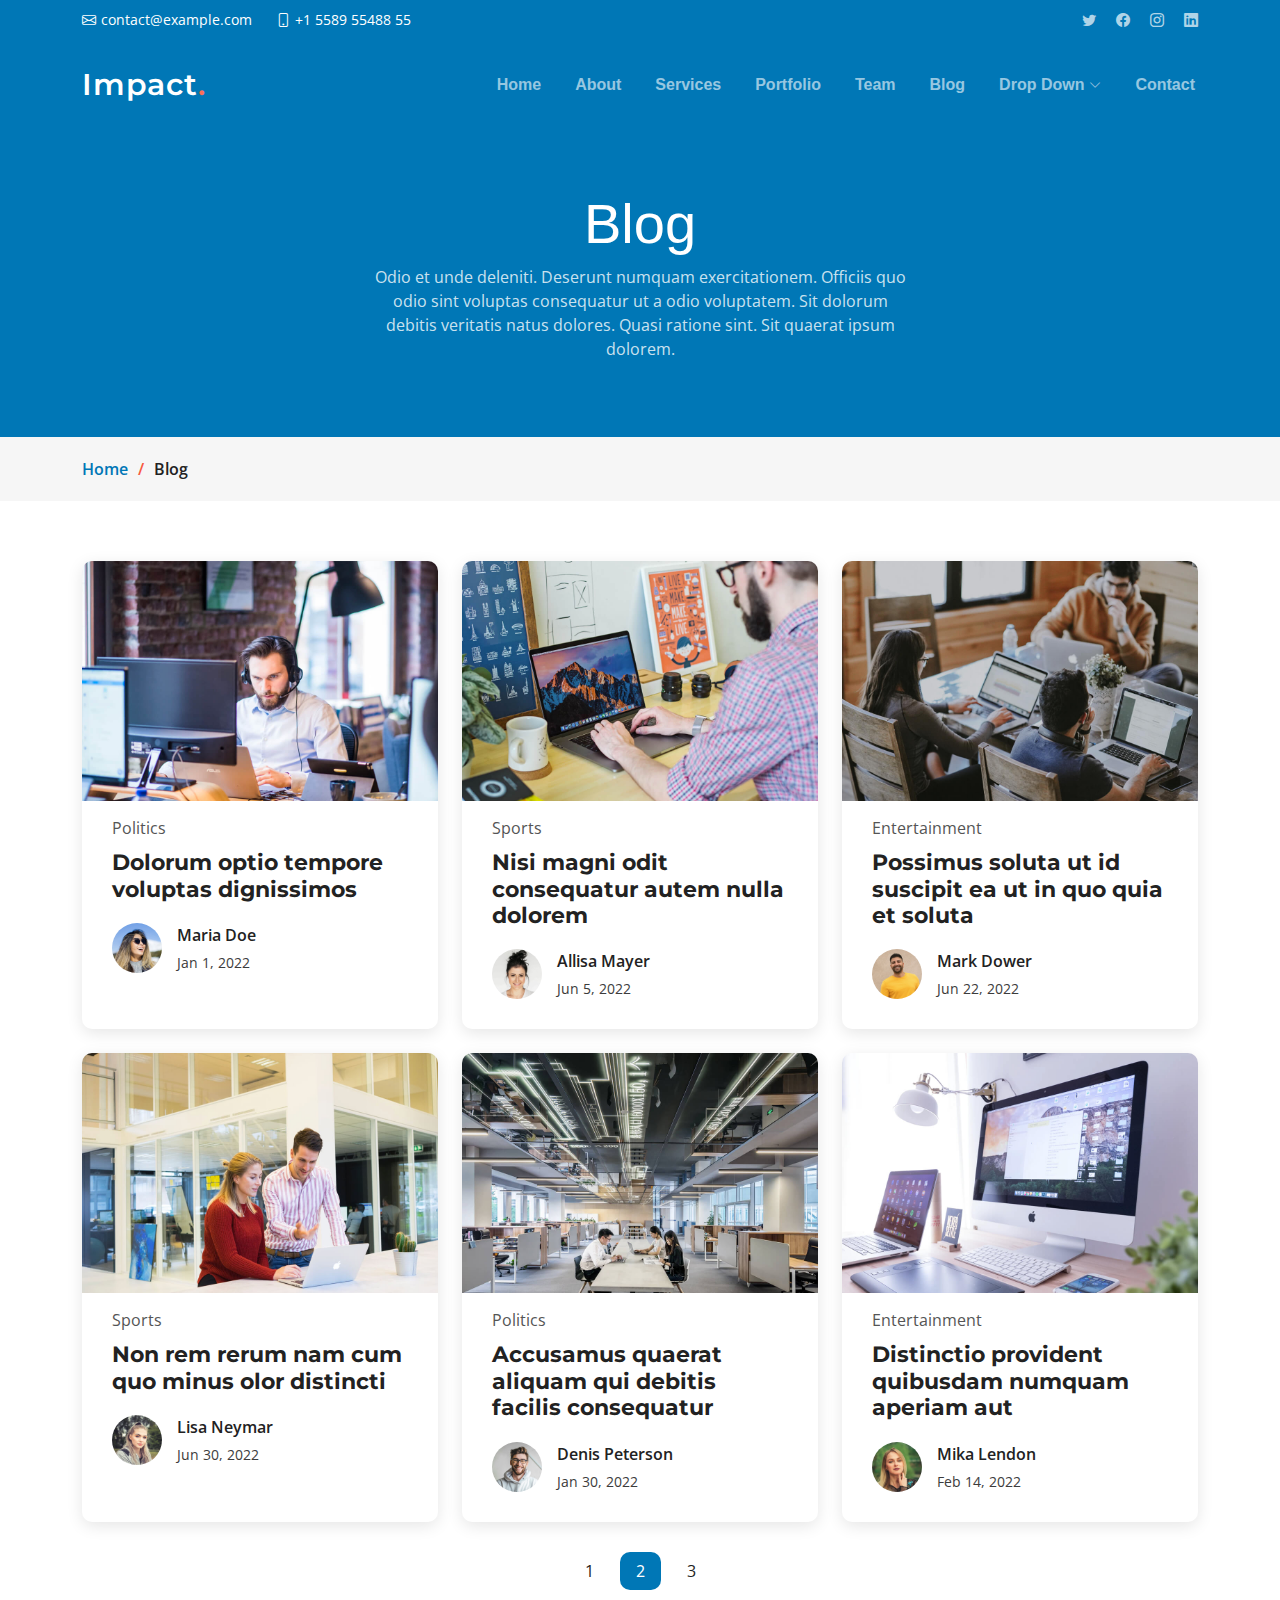
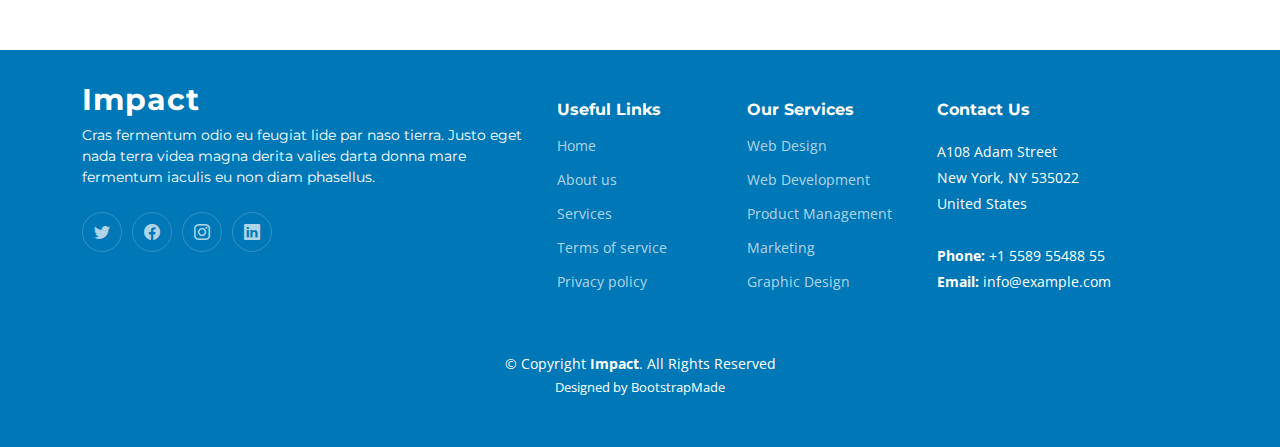
<file: blog.html>
<!DOCTYPE html>
<html lang="en">

<head>
  <meta charset="utf-8">
  <meta content="width=device-width, initial-scale=1.0" name="viewport">

  <title>Impact Bootstrap Template - Blog</title>
  <meta content="" name="description">
  <meta content="" name="keywords">

  <!-- Favicons -->
  <link href="assets/img/favicon.png" rel="icon">
  <link href="assets/img/apple-touch-icon.png" rel="apple-touch-icon">

  <!-- Google Fonts -->
  <link rel="preconnect" href="https://fonts.googleapis.com">
  <link rel="preconnect" href="https://fonts.gstatic.com" crossorigin>
  <link href="https://fonts.googleapis.com/css2?family=Open+Sans:ital,wght@0,300;0,400;0,500;0,600;0,700;1,300;1,400;1,600;1,700&family=Montserrat:ital,wght@0,300;0,400;0,500;0,600;0,700;1,300;1,400;1,500;1,600;1,700&family=Raleway:ital,wght@0,300;0,400;0,500;0,600;0,700;1,300;1,400;1,500;1,600;1,700&display=swap" rel="stylesheet">

  <!-- Vendor CSS Files -->
  <link href="assets/vendor/bootstrap/css/bootstrap.min.css" rel="stylesheet">
  <link href="assets/vendor/bootstrap-icons/bootstrap-icons.css" rel="stylesheet">
  <link href="assets/vendor/aos/aos.css" rel="stylesheet">
  <link href="assets/vendor/glightbox/css/glightbox.min.css" rel="stylesheet">
  <link href="assets/vendor/swiper/swiper-bundle.min.css" rel="stylesheet">

  <!-- Template Main CSS File -->
  <link href="assets/css/main.css" rel="stylesheet">

  <!-- =======================================================
  * Template Name: Impact
  * Updated: Jan 30 2024 with Bootstrap v5.3.2
  * Template URL: https://bootstrapmade.com/impact-bootstrap-business-website-template/
  * Author: BootstrapMade.com
  * License: https://bootstrapmade.com/license/
  ======================================================== -->
</head>

<body>

  <!-- ======= Header ======= -->
  <section id="topbar" class="topbar d-flex align-items-center">
    <div class="container d-flex justify-content-center justify-content-md-between">
      <div class="contact-info d-flex align-items-center">
        <i class="bi bi-envelope d-flex align-items-center"><a href="mailto:contact@example.com">contact@example.com</a></i>
        <i class="bi bi-phone d-flex align-items-center ms-4"><span>+1 5589 55488 55</span></i>
      </div>
      <div class="social-links d-none d-md-flex align-items-center">
        <a href="#" class="twitter"><i class="bi bi-twitter"></i></a>
        <a href="#" class="facebook"><i class="bi bi-facebook"></i></a>
        <a href="#" class="instagram"><i class="bi bi-instagram"></i></a>
        <a href="#" class="linkedin"><i class="bi bi-linkedin"></i></i></a>
      </div>
    </div>
  </section><!-- End Top Bar -->

  <header id="header" class="header d-flex align-items-center">

    <div class="container-fluid container-xl d-flex align-items-center justify-content-between">
      <a href="index.html" class="logo d-flex align-items-center">
        <!-- Uncomment the line below if you also wish to use an image logo -->
        <!-- <img src="assets/img/logo.png" alt=""> -->
        <h1>Impact<span>.</span></h1>
      </a>
      <nav id="navbar" class="navbar">
        <ul>
          <li><a href="#hero">Home</a></li>
          <li><a href="#about">About</a></li>
          <li><a href="#services">Services</a></li>
          <li><a href="#portfolio">Portfolio</a></li>
          <li><a href="#team">Team</a></li>
          <li><a href="blog.html">Blog</a></li>
          <li class="dropdown"><a href="#"><span>Drop Down</span> <i class="bi bi-chevron-down dropdown-indicator"></i></a>
            <ul>
              <li><a href="#">Drop Down 1</a></li>
              <li class="dropdown"><a href="#"><span>Deep Drop Down</span> <i class="bi bi-chevron-down dropdown-indicator"></i></a>
                <ul>
                  <li><a href="#">Deep Drop Down 1</a></li>
                  <li><a href="#">Deep Drop Down 2</a></li>
                  <li><a href="#">Deep Drop Down 3</a></li>
                  <li><a href="#">Deep Drop Down 4</a></li>
                  <li><a href="#">Deep Drop Down 5</a></li>
                </ul>
              </li>
              <li><a href="#">Drop Down 2</a></li>
              <li><a href="#">Drop Down 3</a></li>
              <li><a href="#">Drop Down 4</a></li>
            </ul>
          </li>
          <li><a href="#contact">Contact</a></li>
        </ul>
      </nav><!-- .navbar -->

      <i class="mobile-nav-toggle mobile-nav-show bi bi-list"></i>
      <i class="mobile-nav-toggle mobile-nav-hide d-none bi bi-x"></i>

    </div>
  </header><!-- End Header -->
  <!-- End Header -->

  <main id="main">

    <!-- ======= Breadcrumbs ======= -->
    <div class="breadcrumbs">
      <div class="page-header d-flex align-items-center" style="background-image: url('');">
        <div class="container position-relative">
          <div class="row d-flex justify-content-center">
            <div class="col-lg-6 text-center">
              <h2>Blog</h2>
              <p>Odio et unde deleniti. Deserunt numquam exercitationem. Officiis quo odio sint voluptas consequatur ut a odio voluptatem. Sit dolorum debitis veritatis natus dolores. Quasi ratione sint. Sit quaerat ipsum dolorem.</p>
            </div>
          </div>
        </div>
      </div>
      <nav>
        <div class="container">
          <ol>
            <li><a href="index.html">Home</a></li>
            <li>Blog</li>
          </ol>
        </div>
      </nav>
    </div><!-- End Breadcrumbs -->

    <!-- ======= Blog Section ======= -->
    <section id="blog" class="blog">
      <div class="container" data-aos="fade-up">

        <div class="row gy-4 posts-list">

          <div class="col-xl-4 col-md-6">
            <article>

              <div class="post-img">
                <img src="assets/img/blog/blog-1.jpg" alt="" class="img-fluid">
              </div>

              <p class="post-category">Politics</p>

              <h2 class="title">
                <a href="blog-details.html">Dolorum optio tempore voluptas dignissimos</a>
              </h2>

              <div class="d-flex align-items-center">
                <img src="assets/img/blog/blog-author.jpg" alt="" class="img-fluid post-author-img flex-shrink-0">
                <div class="post-meta">
                  <p class="post-author-list">Maria Doe</p>
                  <p class="post-date">
                    <time datetime="2022-01-01">Jan 1, 2022</time>
                  </p>
                </div>
              </div>

            </article>
          </div><!-- End post list item -->

          <div class="col-xl-4 col-md-6">
            <article>

              <div class="post-img">
                <img src="assets/img/blog/blog-2.jpg" alt="" class="img-fluid">
              </div>

              <p class="post-category">Sports</p>

              <h2 class="title">
                <a href="blog-details.html">Nisi magni odit consequatur autem nulla dolorem</a>
              </h2>

              <div class="d-flex align-items-center">
                <img src="assets/img/blog/blog-author-2.jpg" alt="" class="img-fluid post-author-img flex-shrink-0">
                <div class="post-meta">
                  <p class="post-author-list">Allisa Mayer</p>
                  <p class="post-date">
                    <time datetime="2022-01-01">Jun 5, 2022</time>
                  </p>
                </div>
              </div>

            </article>
          </div><!-- End post list item -->

          <div class="col-xl-4 col-md-6">
            <article>

              <div class="post-img">
                <img src="assets/img/blog/blog-3.jpg" alt="" class="img-fluid">
              </div>

              <p class="post-category">Entertainment</p>

              <h2 class="title">
                <a href="blog-details.html">Possimus soluta ut id suscipit ea ut in quo quia et soluta</a>
              </h2>

              <div class="d-flex align-items-center">
                <img src="assets/img/blog/blog-author-3.jpg" alt="" class="img-fluid post-author-img flex-shrink-0">
                <div class="post-meta">
                  <p class="post-author-list">Mark Dower</p>
                  <p class="post-date">
                    <time datetime="2022-01-01">Jun 22, 2022</time>
                  </p>
                </div>
              </div>

            </article>
          </div><!-- End post list item -->

          <div class="col-xl-4 col-md-6">
            <article>

              <div class="post-img">
                <img src="assets/img/blog/blog-4.jpg" alt="" class="img-fluid">
              </div>

              <p class="post-category">Sports</p>

              <h2 class="title">
                <a href="blog-details.html">Non rem rerum nam cum quo minus olor distincti</a>
              </h2>

              <div class="d-flex align-items-center">
                <img src="assets/img/blog/blog-author-4.jpg" alt="" class="img-fluid post-author-img flex-shrink-0">
                <div class="post-meta">
                  <p class="post-author-list">Lisa Neymar</p>
                  <p class="post-date">
                    <time datetime="2022-01-01">Jun 30, 2022</time>
                  </p>
                </div>
              </div>

            </article>
          </div><!-- End post list item -->

          <div class="col-xl-4 col-md-6">
            <article>

              <div class="post-img">
                <img src="assets/img/blog/blog-5.jpg" alt="" class="img-fluid">
              </div>

              <p class="post-category">Politics</p>

              <h2 class="title">
                <a href="blog-details.html">Accusamus quaerat aliquam qui debitis facilis consequatur</a>
              </h2>

              <div class="d-flex align-items-center">
                <img src="assets/img/blog/blog-author-5.jpg" alt="" class="img-fluid post-author-img flex-shrink-0">
                <div class="post-meta">
                  <p class="post-author-list">Denis Peterson</p>
                  <p class="post-date">
                    <time datetime="2022-01-01">Jan 30, 2022</time>
                  </p>
                </div>
              </div>

            </article>
          </div><!-- End post list item -->

          <div class="col-xl-4 col-md-6">
            <article>

              <div class="post-img">
                <img src="assets/img/blog/blog-6.jpg" alt="" class="img-fluid">
              </div>

              <p class="post-category">Entertainment</p>

              <h2 class="title">
                <a href="blog-details.html">Distinctio provident quibusdam numquam aperiam aut</a>
              </h2>

              <div class="d-flex align-items-center">
                <img src="assets/img/blog/blog-author-6.jpg" alt="" class="img-fluid post-author-img flex-shrink-0">
                <div class="post-meta">
                  <p class="post-author-list">Mika Lendon</p>
                  <p class="post-date">
                    <time datetime="2022-01-01">Feb 14, 2022</time>
                  </p>
                </div>
              </div>

            </article>
          </div><!-- End post list item -->

        </div><!-- End blog posts list -->

        <div class="blog-pagination">
          <ul class="justify-content-center">
            <li><a href="#">1</a></li>
            <li class="active"><a href="#">2</a></li>
            <li><a href="#">3</a></li>
          </ul>
        </div><!-- End blog pagination -->

      </div>
    </section><!-- End Blog Section -->

  </main><!-- End #main -->

  <!-- ======= Footer ======= -->
  <footer id="footer" class="footer">

    <div class="container">
      <div class="row gy-4">
        <div class="col-lg-5 col-md-12 footer-info">
          <a href="index.html" class="logo d-flex align-items-center">
            <span>Impact</span>
          </a>
          <p>Cras fermentum odio eu feugiat lide par naso tierra. Justo eget nada terra videa magna derita valies darta donna mare fermentum iaculis eu non diam phasellus.</p>
          <div class="social-links d-flex mt-4">
            <a href="#" class="twitter"><i class="bi bi-twitter"></i></a>
            <a href="#" class="facebook"><i class="bi bi-facebook"></i></a>
            <a href="#" class="instagram"><i class="bi bi-instagram"></i></a>
            <a href="#" class="linkedin"><i class="bi bi-linkedin"></i></a>
          </div>
        </div>

        <div class="col-lg-2 col-6 footer-links">
          <h4>Useful Links</h4>
          <ul>
            <li><a href="#">Home</a></li>
            <li><a href="#">About us</a></li>
            <li><a href="#">Services</a></li>
            <li><a href="#">Terms of service</a></li>
            <li><a href="#">Privacy policy</a></li>
          </ul>
        </div>

        <div class="col-lg-2 col-6 footer-links">
          <h4>Our Services</h4>
          <ul>
            <li><a href="#">Web Design</a></li>
            <li><a href="#">Web Development</a></li>
            <li><a href="#">Product Management</a></li>
            <li><a href="#">Marketing</a></li>
            <li><a href="#">Graphic Design</a></li>
          </ul>
        </div>

        <div class="col-lg-3 col-md-12 footer-contact text-center text-md-start">
          <h4>Contact Us</h4>
          <p>
            A108 Adam Street <br>
            New York, NY 535022<br>
            United States <br><br>
            <strong>Phone:</strong> +1 5589 55488 55<br>
            <strong>Email:</strong> info@example.com<br>
          </p>

        </div>

      </div>
    </div>

    <div class="container mt-4">
      <div class="copyright">
        &copy; Copyright <strong><span>Impact</span></strong>. All Rights Reserved
      </div>
      <div class="credits">
        <!-- All the links in the footer should remain intact. -->
        <!-- You can delete the links only if you purchased the pro version. -->
        <!-- Licensing information: https://bootstrapmade.com/license/ -->
        <!-- Purchase the pro version with working PHP/AJAX contact form: https://bootstrapmade.com/impact-bootstrap-business-website-template/ -->
        Designed by <a href="https://bootstrapmade.com/">BootstrapMade</a>
      </div>
    </div>

  </footer><!-- End Footer -->
  <!-- End Footer -->

  <a href="#" class="scroll-top d-flex align-items-center justify-content-center"><i class="bi bi-arrow-up-short"></i></a>

  <div id="preloader"></div>

  <!-- Vendor JS Files -->
  <script src="assets/vendor/bootstrap/js/bootstrap.bundle.min.js"></script>
  <script src="assets/vendor/aos/aos.js"></script>
  <script src="assets/vendor/glightbox/js/glightbox.min.js"></script>
  <script src="assets/vendor/purecounter/purecounter_vanilla.js"></script>
  <script src="assets/vendor/swiper/swiper-bundle.min.js"></script>
  <script src="assets/vendor/isotope-layout/isotope.pkgd.min.js"></script>
  <script src="assets/vendor/php-email-form/validate.js"></script>

  <!-- Template Main JS File -->
  <script src="assets/js/main.js"></script>

</body>

</html>
</file>
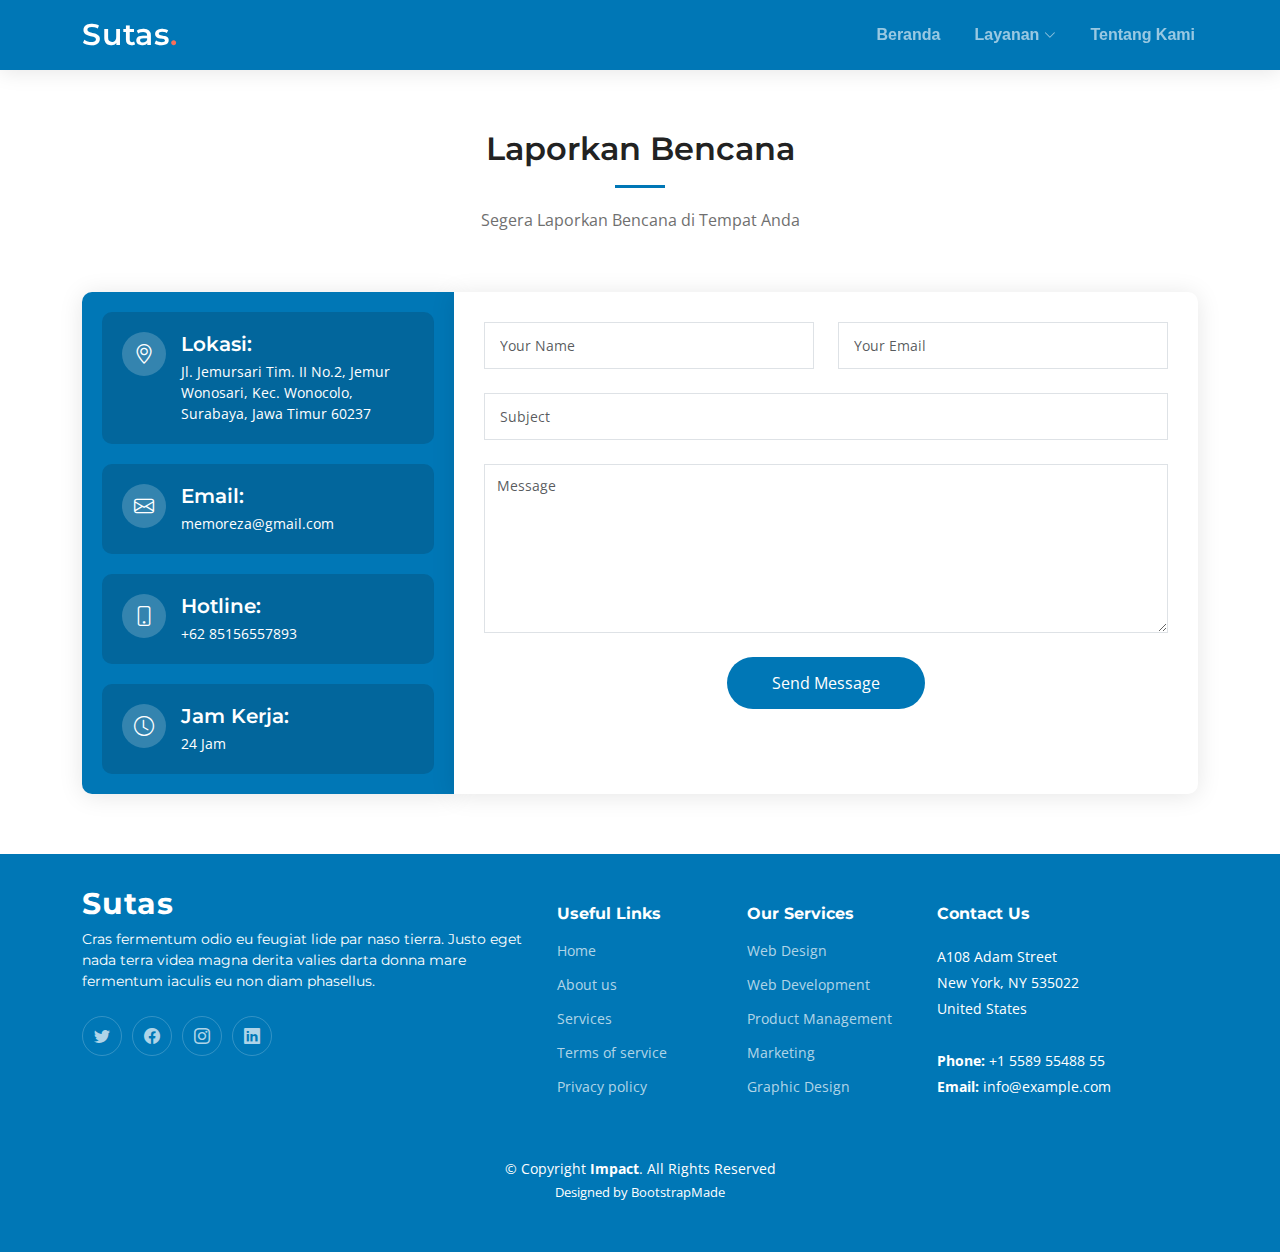
<file: form.html>
<!DOCTYPE html>
<html lang="en">

<head>
  <meta charset="utf-8">
  <meta content="width=device-width, initial-scale=1.0" name="viewport">

  <title>Sutas | Surabaya Tanggap Selamat</title>
  <meta content="" name="description">
  <meta content="" name="keywords">

  <!-- Favicons -->
  <link href="assets/img/favicon.png" rel="icon">
  <link href="assets/img/apple-touch-icon.png" rel="apple-touch-icon">

  <!-- Google Fonts -->
  <link rel="preconnect" href="https://fonts.googleapis.com">
  <link rel="preconnect" href="https://fonts.gstatic.com" crossorigin>
  <link
    href="https://fonts.googleapis.com/css2?family=Open+Sans:ital,wght@0,300;0,400;0,500;0,600;0,700;1,300;1,400;1,600;1,700&family=Montserrat:ital,wght@0,300;0,400;0,500;0,600;0,700;1,300;1,400;1,500;1,600;1,700&family=Raleway:ital,wght@0,300;0,400;0,500;0,600;0,700;1,300;1,400;1,500;1,600;1,700&display=swap"
    rel="stylesheet">

  <!-- Vendor CSS Files -->
  <link href="assets/vendor/bootstrap/css/bootstrap.min.css" rel="stylesheet">
  <link href="assets/vendor/bootstrap-icons/bootstrap-icons.css" rel="stylesheet">
  <link href="assets/vendor/aos/aos.css" rel="stylesheet">
  <link href="assets/vendor/glightbox/css/glightbox.min.css" rel="stylesheet">
  <link href="assets/vendor/swiper/swiper-bundle.min.css" rel="stylesheet">

  <!-- Template Main CSS File -->
  <link href="assets/css/main.css" rel="stylesheet">

  <!-- =======================================================
  * Template Name: Impact
  * Updated: Jan 30 2024 with Bootstrap v5.3.2
  * Template URL: https://bootstrapmade.com/impact-bootstrap-business-website-template/
  * Author: BootstrapMade.com
  * License: https://bootstrapmade.com/license/
  ======================================================== -->
</head>

<body>

  <!-- ======= Header ======= -->
  <!-- <section id="topbar" class="topbar d-flex align-items-center">
    <div class="container d-flex justify-content-center justify-content-md-between">
      <div class="contact-info d-flex align-items-center">
        <i class="bi bi-envelope d-flex align-items-center"><a href="mailto:contact@example.com">contact@example.com</a></i>
        <i class="bi bi-phone d-flex align-items-center ms-4"><span>+1 5589 55488 55</span></i>
      </div>
      <div class="social-links d-none d-md-flex align-items-center">
        <a href="#" class="twitter"><i class="bi bi-twitter"></i></a>
        <a href="#" class="facebook"><i class="bi bi-facebook"></i></a>
        <a href="#" class="instagram"><i class="bi bi-instagram"></i></a>
        <a href="#" class="linkedin"><i class="bi bi-linkedin"></i></i></a>
      </div>
    </div> -->
  <!-- </section> -->
  <!-- End Top Bar -->

  <header id="header" class="header d-flex align-items-center">

    <div class="container-fluid container-xl d-flex align-items-center justify-content-between">
      <a href="index.html" class="logo d-flex align-items-center">
        <!-- Uncomment the line below if you also wish to use an image logo -->
        <!-- <img src="assets/img/logo.png" alt=""> -->
        <h1>Sutas<span>.</span></h1>
      </a>
      <nav id="navbar" class="navbar">
        <ul>
          <li><a href="#hero">Beranda</a></li>
          <li class="dropdown"><a href="#"><span>Layanan</span> <i class="bi bi-chevron-down dropdown-indicator"></i></a>
            <ul>
              <li><a href="#">Lapor Bencana</a></li>
              <!-- <li class="dropdown"><a href="#"><span>Deep Drop Down</span> <i class="bi bi-chevron-down dropdown-indicator"></i></a>
                <ul>
                  <li><a href="#">Deep Drop Down 1</a></li>
                  <li><a href="#">Deep Drop Down 2</a></li>
                  <li><a href="#">Deep Drop Down 3</a></li>
                  <li><a href="#">Deep Drop Down 4</a></li>
                  <li><a href="#">Deep Drop Down 5</a></li>
                </ul>
              </li> -->
              <li><a href="#">Kontak Darurat</a></li>
              <li><a href="#">Panduan Evakuasi</a></li>
              <li><a href="#">Edukasi Bencana</a></li>
            </ul>
          </li>
          <li><a href="#services">Tentang Kami</a></li>
          <!-- <li><a href="#contact">Kritik & Saran</a></li> -->
        </ul>
      </nav><!-- .navbar -->

      <i class="mobile-nav-toggle mobile-nav-show bi bi-list"></i>
      <i class="mobile-nav-toggle mobile-nav-hide d-none bi bi-x"></i>

    </div>
  </header><!-- End Header -->
  <!-- End Header -->

  <main id="main">
        <!-- ======= Contact Section ======= -->
        <section id="contact" class="contact">
          <div class="container" data-aos="fade-up">
    
            <div class="section-header">
              <h2>Laporkan Bencana</h2>
              <p>Segera Laporkan Bencana di Tempat Anda</p>
            </div>
    
            <div class="row gx-lg-0 gy-4">
    
              <div class="col-lg-4">
    
                <div class="info-container d-flex flex-column align-items-center justify-content-center">
                  <div class="info-item d-flex">
                    <i class="bi bi-geo-alt flex-shrink-0"></i>
                    <div>
                      <h4>Lokasi:</h4>
                      <p>Jl. Jemursari Tim. II No.2, Jemur Wonosari, Kec. Wonocolo, Surabaya, Jawa Timur 60237</p>
                    </div>
                  </div><!-- End Info Item -->
    
                  <div class="info-item d-flex">
                    <i class="bi bi-envelope flex-shrink-0"></i>
                    <div>
                      <h4>Email:</h4>
                      <p>memoreza@gmail.com</p>
                    </div>
                  </div><!-- End Info Item -->
    
                  <div class="info-item d-flex">
                    <i class="bi bi-phone flex-shrink-0"></i>
                    <div>
                      <h4>Hotline:</h4>
                      <p>+62 85156557893</p>
                    </div>
                  </div><!-- End Info Item -->
    
                  <div class="info-item d-flex">
                    <i class="bi bi-clock flex-shrink-0"></i>
                    <div>
                      <h4>Jam Kerja:</h4>
                      <p>24 Jam</p>
                    </div>
                  </div><!-- End Info Item -->
                </div>
    
              </div>
    
              <div class="col-lg-8">
                <form action="forms/contact.php" method="post" role="form" class="php-email-form">
                  <div class="row">
                    <div class="col-md-6 form-group">
                      <input type="text" name="name" class="form-control" id="name" placeholder="Your Name" required>
                    </div>
                    <div class="col-md-6 form-group mt-3 mt-md-0">
                      <input type="email" class="form-control" name="email" id="email" placeholder="Your Email" required>
                    </div>
                  </div>
                  <div class="form-group mt-3">
                    <input type="text" class="form-control" name="subject" id="subject" placeholder="Subject" required>
                  </div>
                  <div class="form-group mt-3">
                    <textarea class="form-control" name="message" rows="7" placeholder="Message" required></textarea>
                  </div>
                  <div class="my-3">
                    <div class="loading">Loading</div>
                    <div class="error-message"></div>
                    <div class="sent-message">Your message has been sent. Thank you!</div>
                  </div>
                  <div class="text-center"><button type="submit">Send Message</button></div>
                </form>
              </div><!-- End Contact Form -->
    
            </div>
    
          </div>
        </section><!-- End Contact Section -->
    

  </main><!-- End #main -->

  <!-- ======= Footer ======= -->
  <footer id="footer" class="footer">

    <div class="container">
      <div class="row gy-4">
        <div class="col-lg-5 col-md-12 footer-info">
          <a href="index.html" class="logo d-flex align-items-center">
            <span>Sutas</span>
          </a>
          <p>Cras fermentum odio eu feugiat lide par naso tierra. Justo eget nada terra videa magna derita valies darta
            donna mare fermentum iaculis eu non diam phasellus.</p>
          <div class="social-links d-flex mt-4">
            <a href="#" class="twitter"><i class="bi bi-twitter"></i></a>
            <a href="#" class="facebook"><i class="bi bi-facebook"></i></a>
            <a href="#" class="instagram"><i class="bi bi-instagram"></i></a>
            <a href="#" class="linkedin"><i class="bi bi-linkedin"></i></a>
          </div>
        </div>

        <div class="col-lg-2 col-6 footer-links">
          <h4>Useful Links</h4>
          <ul>
            <li><a href="#">Home</a></li>
            <li><a href="#">About us</a></li>
            <li><a href="#">Services</a></li>
            <li><a href="#">Terms of service</a></li>
            <li><a href="#">Privacy policy</a></li>
          </ul>
        </div>

        <div class="col-lg-2 col-6 footer-links">
          <h4>Our Services</h4>
          <ul>
            <li><a href="#">Web Design</a></li>
            <li><a href="#">Web Development</a></li>
            <li><a href="#">Product Management</a></li>
            <li><a href="#">Marketing</a></li>
            <li><a href="#">Graphic Design</a></li>
          </ul>
        </div>

        <div class="col-lg-3 col-md-12 footer-contact text-center text-md-start">
          <h4>Contact Us</h4>
          <p>
            A108 Adam Street <br>
            New York, NY 535022<br>
            United States <br><br>
            <strong>Phone:</strong> +1 5589 55488 55<br>
            <strong>Email:</strong> info@example.com<br>
          </p>

        </div>

      </div>
    </div>

    <div class="container mt-4">
      <div class="copyright">
        &copy; Copyright <strong><span>Impact</span></strong>. All Rights Reserved
      </div>
      <div class="credits">
        <!-- All the links in the footer should remain intact. -->
        <!-- You can delete the links only if you purchased the pro version. -->
        <!-- Licensing information: https://bootstrapmade.com/license/ -->
        <!-- Purchase the pro version with working PHP/AJAX contact form: https://bootstrapmade.com/impact-bootstrap-business-website-template/ -->
        Designed by <a href="https://bootstrapmade.com/">BootstrapMade</a>
      </div>
    </div>

  </footer><!-- End Footer -->
  <!-- End Footer -->

  <a href="#" class="scroll-top d-flex align-items-center justify-content-center"><i
      class="bi bi-arrow-up-short"></i></a>

  <div id="preloader"></div>

  <!-- Vendor JS Files -->
  <script src="assets/vendor/bootstrap/js/bootstrap.bundle.min.js"></script>
  <script src="assets/vendor/aos/aos.js"></script>
  <script src="assets/vendor/glightbox/js/glightbox.min.js"></script>
  <script src="assets/vendor/purecounter/purecounter_vanilla.js"></script>
  <script src="assets/vendor/swiper/swiper-bundle.min.js"></script>
  <script src="assets/vendor/isotope-layout/isotope.pkgd.min.js"></script>
  <script src="assets/vendor/php-email-form/validate.js"></script>

  <!-- Template Main JS File -->
  <script src="assets/js/main.js"></script>

</body>

</html>
</file>
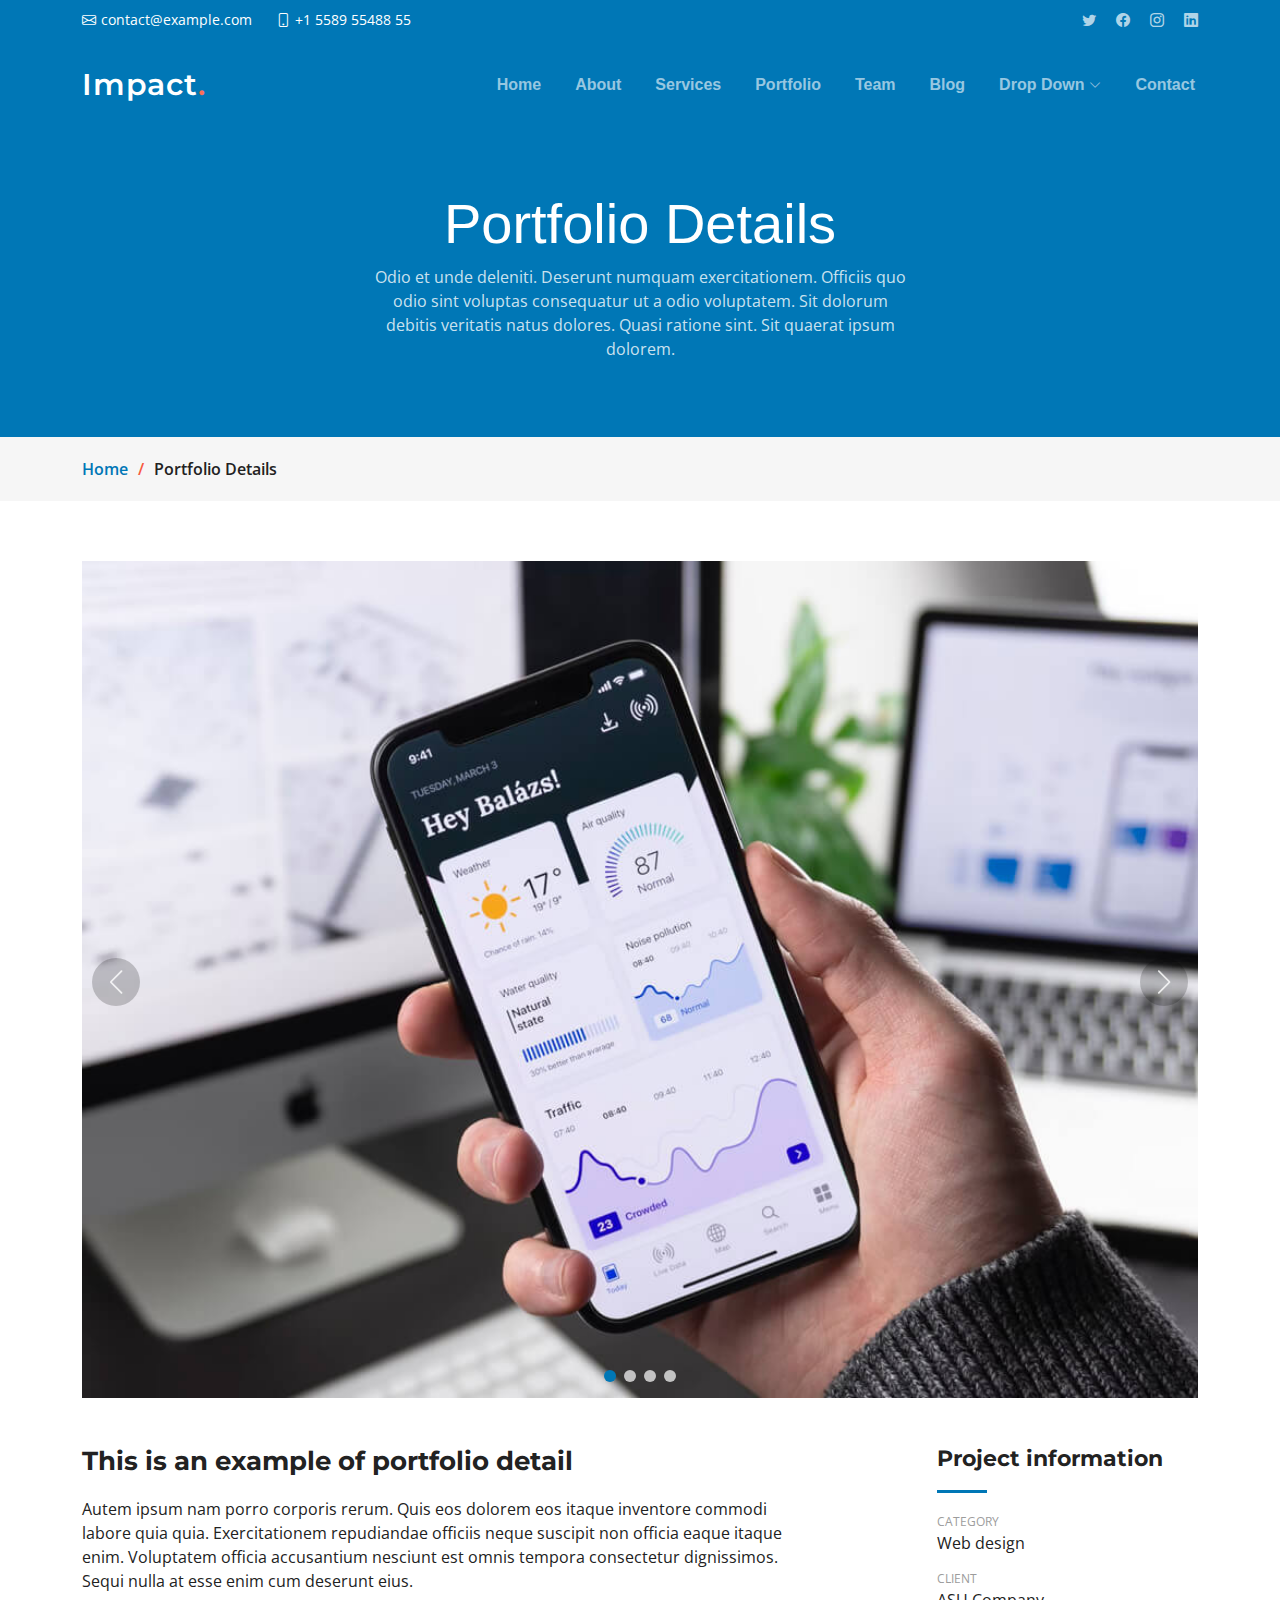
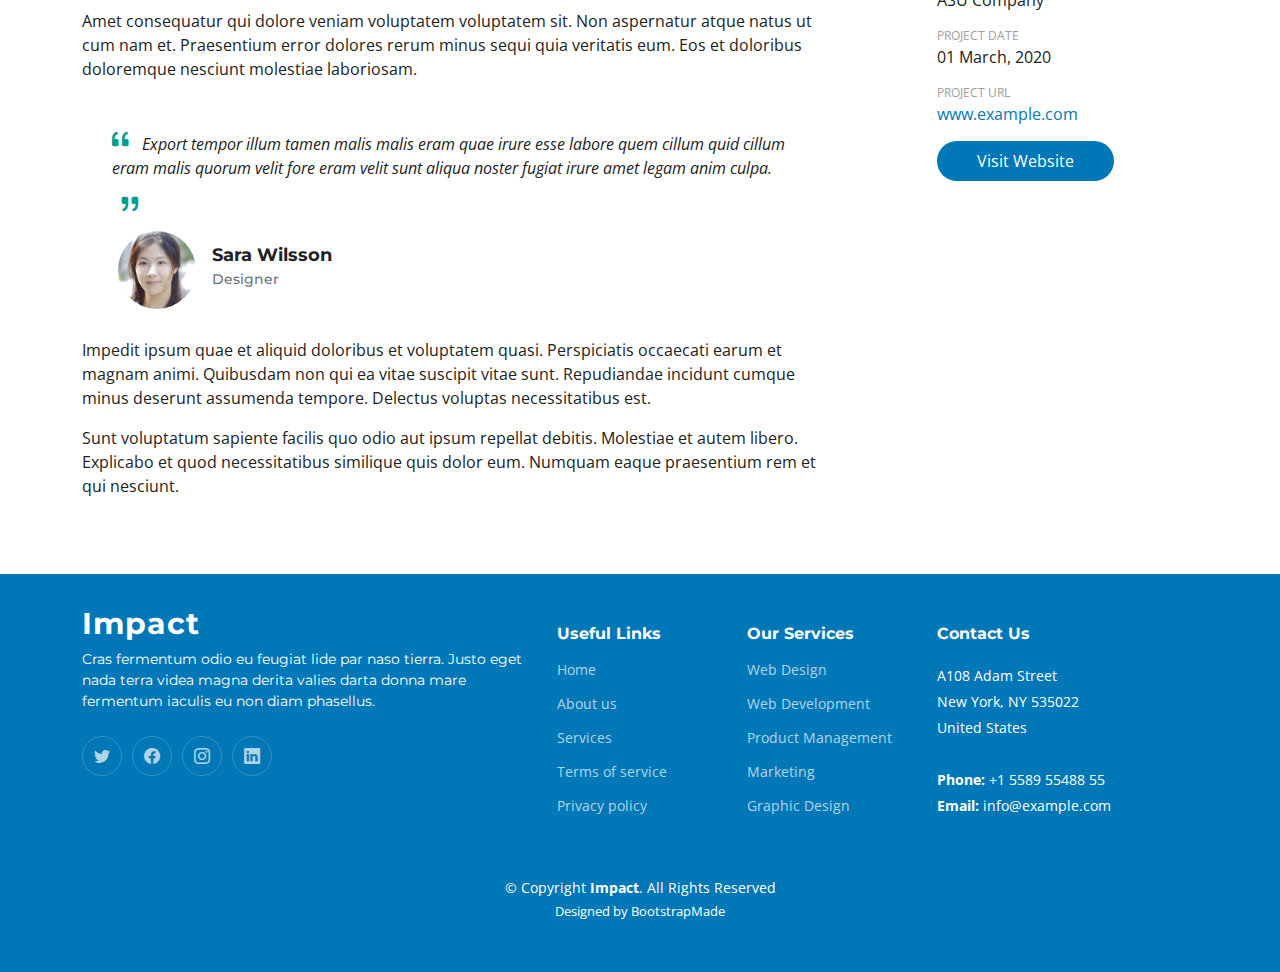
<file: portfolio-details.html>
<!DOCTYPE html>
<html lang="en">

<head>
  <meta charset="utf-8">
  <meta content="width=device-width, initial-scale=1.0" name="viewport">

  <title>Impact Bootstrap Template - Portfolio Details</title>
  <meta content="" name="description">
  <meta content="" name="keywords">

  <!-- Favicons -->
  <link href="assets/img/favicon.png" rel="icon">
  <link href="assets/img/apple-touch-icon.png" rel="apple-touch-icon">

  <!-- Google Fonts -->
  <link rel="preconnect" href="https://fonts.googleapis.com">
  <link rel="preconnect" href="https://fonts.gstatic.com" crossorigin>
  <link href="https://fonts.googleapis.com/css2?family=Open+Sans:ital,wght@0,300;0,400;0,500;0,600;0,700;1,300;1,400;1,600;1,700&family=Montserrat:ital,wght@0,300;0,400;0,500;0,600;0,700;1,300;1,400;1,500;1,600;1,700&family=Raleway:ital,wght@0,300;0,400;0,500;0,600;0,700;1,300;1,400;1,500;1,600;1,700&display=swap" rel="stylesheet">

  <!-- Vendor CSS Files -->
  <link href="assets/vendor/bootstrap/css/bootstrap.min.css" rel="stylesheet">
  <link href="assets/vendor/bootstrap-icons/bootstrap-icons.css" rel="stylesheet">
  <link href="assets/vendor/aos/aos.css" rel="stylesheet">
  <link href="assets/vendor/glightbox/css/glightbox.min.css" rel="stylesheet">
  <link href="assets/vendor/swiper/swiper-bundle.min.css" rel="stylesheet">

  <!-- Template Main CSS File -->
  <link href="assets/css/main.css" rel="stylesheet">

  <!-- =======================================================
  * Template Name: Impact
  * Updated: Jan 30 2024 with Bootstrap v5.3.2
  * Template URL: https://bootstrapmade.com/impact-bootstrap-business-website-template/
  * Author: BootstrapMade.com
  * License: https://bootstrapmade.com/license/
  ======================================================== -->
</head>

<body>

  <!-- ======= Header ======= -->
  <section id="topbar" class="topbar d-flex align-items-center">
    <div class="container d-flex justify-content-center justify-content-md-between">
      <div class="contact-info d-flex align-items-center">
        <i class="bi bi-envelope d-flex align-items-center"><a href="mailto:contact@example.com">contact@example.com</a></i>
        <i class="bi bi-phone d-flex align-items-center ms-4"><span>+1 5589 55488 55</span></i>
      </div>
      <div class="social-links d-none d-md-flex align-items-center">
        <a href="#" class="twitter"><i class="bi bi-twitter"></i></a>
        <a href="#" class="facebook"><i class="bi bi-facebook"></i></a>
        <a href="#" class="instagram"><i class="bi bi-instagram"></i></a>
        <a href="#" class="linkedin"><i class="bi bi-linkedin"></i></i></a>
      </div>
    </div>
  </section><!-- End Top Bar -->

  <header id="header" class="header d-flex align-items-center">

    <div class="container-fluid container-xl d-flex align-items-center justify-content-between">
      <a href="index.html" class="logo d-flex align-items-center">
        <!-- Uncomment the line below if you also wish to use an image logo -->
        <!-- <img src="assets/img/logo.png" alt=""> -->
        <h1>Impact<span>.</span></h1>
      </a>
      <nav id="navbar" class="navbar">
        <ul>
          <li><a href="#hero">Home</a></li>
          <li><a href="#about">About</a></li>
          <li><a href="#services">Services</a></li>
          <li><a href="#portfolio">Portfolio</a></li>
          <li><a href="#team">Team</a></li>
          <li><a href="blog.html">Blog</a></li>
          <li class="dropdown"><a href="#"><span>Drop Down</span> <i class="bi bi-chevron-down dropdown-indicator"></i></a>
            <ul>
              <li><a href="#">Drop Down 1</a></li>
              <li class="dropdown"><a href="#"><span>Deep Drop Down</span> <i class="bi bi-chevron-down dropdown-indicator"></i></a>
                <ul>
                  <li><a href="#">Deep Drop Down 1</a></li>
                  <li><a href="#">Deep Drop Down 2</a></li>
                  <li><a href="#">Deep Drop Down 3</a></li>
                  <li><a href="#">Deep Drop Down 4</a></li>
                  <li><a href="#">Deep Drop Down 5</a></li>
                </ul>
              </li>
              <li><a href="#">Drop Down 2</a></li>
              <li><a href="#">Drop Down 3</a></li>
              <li><a href="#">Drop Down 4</a></li>
            </ul>
          </li>
          <li><a href="#contact">Contact</a></li>
        </ul>
      </nav><!-- .navbar -->

      <i class="mobile-nav-toggle mobile-nav-show bi bi-list"></i>
      <i class="mobile-nav-toggle mobile-nav-hide d-none bi bi-x"></i>

    </div>
  </header><!-- End Header -->
  <!-- End Header -->

  <main id="main">

    <!-- ======= Breadcrumbs ======= -->
    <div class="breadcrumbs">
      <div class="page-header d-flex align-items-center" style="background-image: url('');">
        <div class="container position-relative">
          <div class="row d-flex justify-content-center">
            <div class="col-lg-6 text-center">
              <h2>Portfolio Details</h2>
              <p>Odio et unde deleniti. Deserunt numquam exercitationem. Officiis quo odio sint voluptas consequatur ut a odio voluptatem. Sit dolorum debitis veritatis natus dolores. Quasi ratione sint. Sit quaerat ipsum dolorem.</p>
            </div>
          </div>
        </div>
      </div>
      <nav>
        <div class="container">
          <ol>
            <li><a href="index.html">Home</a></li>
            <li>Portfolio Details</li>
          </ol>
        </div>
      </nav>
    </div><!-- End Breadcrumbs -->

    <!-- ======= Portfolio Details Section ======= -->
    <section id="portfolio-details" class="portfolio-details">
      <div class="container" data-aos="fade-up">

        <div class="position-relative h-100">
          <div class="slides-1 portfolio-details-slider swiper">
            <div class="swiper-wrapper align-items-center">

              <div class="swiper-slide">
                <img src="assets/img/portfolio/app-1.jpg" alt="">
              </div>

              <div class="swiper-slide">
                <img src="assets/img/portfolio/product-1.jpg" alt="">
              </div>

              <div class="swiper-slide">
                <img src="assets/img/portfolio/branding-1.jpg" alt="">
              </div>

              <div class="swiper-slide">
                <img src="assets/img/portfolio/books-1.jpg" alt="">
              </div>

            </div>
            <div class="swiper-pagination"></div>
          </div>
          <div class="swiper-button-prev"></div>
          <div class="swiper-button-next"></div>

        </div>

        <div class="row justify-content-between gy-4 mt-4">

          <div class="col-lg-8">
            <div class="portfolio-description">
              <h2>This is an example of portfolio detail</h2>
              <p>
                Autem ipsum nam porro corporis rerum. Quis eos dolorem eos itaque inventore commodi labore quia quia. Exercitationem repudiandae officiis neque suscipit non officia eaque itaque enim. Voluptatem officia accusantium nesciunt est omnis tempora consectetur dignissimos. Sequi nulla at esse enim cum deserunt eius.
              </p>
              <p>
                Amet consequatur qui dolore veniam voluptatem voluptatem sit. Non aspernatur atque natus ut cum nam et. Praesentium error dolores rerum minus sequi quia veritatis eum. Eos et doloribus doloremque nesciunt molestiae laboriosam.
              </p>

              <div class="testimonial-item">
                <p>
                  <i class="bi bi-quote quote-icon-left"></i>
                  Export tempor illum tamen malis malis eram quae irure esse labore quem cillum quid cillum eram malis quorum velit fore eram velit sunt aliqua noster fugiat irure amet legam anim culpa.
                  <i class="bi bi-quote quote-icon-right"></i>
                </p>
                <div>
                  <img src="assets/img/testimonials/testimonials-2.jpg" class="testimonial-img" alt="">
                  <h3>Sara Wilsson</h3>
                  <h4>Designer</h4>
                </div>
              </div>

              <p>
                Impedit ipsum quae et aliquid doloribus et voluptatem quasi. Perspiciatis occaecati earum et magnam animi. Quibusdam non qui ea vitae suscipit vitae sunt. Repudiandae incidunt cumque minus deserunt assumenda tempore. Delectus voluptas necessitatibus est.

              <p>
                Sunt voluptatum sapiente facilis quo odio aut ipsum repellat debitis. Molestiae et autem libero. Explicabo et quod necessitatibus similique quis dolor eum. Numquam eaque praesentium rem et qui nesciunt.
              </p>

            </div>
          </div>

          <div class="col-lg-3">
            <div class="portfolio-info">
              <h3>Project information</h3>
              <ul>
                <li><strong>Category</strong> <span>Web design</span></li>
                <li><strong>Client</strong> <span>ASU Company</span></li>
                <li><strong>Project date</strong> <span>01 March, 2020</span></li>
                <li><strong>Project URL</strong> <a href="#">www.example.com</a></li>
                <li><a href="#" class="btn-visit align-self-start">Visit Website</a></li>
              </ul>
            </div>
          </div>

        </div>

      </div>
    </section><!-- End Portfolio Details Section -->

  </main><!-- End #main -->

  <!-- ======= Footer ======= -->
  <footer id="footer" class="footer">

    <div class="container">
      <div class="row gy-4">
        <div class="col-lg-5 col-md-12 footer-info">
          <a href="index.html" class="logo d-flex align-items-center">
            <span>Impact</span>
          </a>
          <p>Cras fermentum odio eu feugiat lide par naso tierra. Justo eget nada terra videa magna derita valies darta donna mare fermentum iaculis eu non diam phasellus.</p>
          <div class="social-links d-flex mt-4">
            <a href="#" class="twitter"><i class="bi bi-twitter"></i></a>
            <a href="#" class="facebook"><i class="bi bi-facebook"></i></a>
            <a href="#" class="instagram"><i class="bi bi-instagram"></i></a>
            <a href="#" class="linkedin"><i class="bi bi-linkedin"></i></a>
          </div>
        </div>

        <div class="col-lg-2 col-6 footer-links">
          <h4>Useful Links</h4>
          <ul>
            <li><a href="#">Home</a></li>
            <li><a href="#">About us</a></li>
            <li><a href="#">Services</a></li>
            <li><a href="#">Terms of service</a></li>
            <li><a href="#">Privacy policy</a></li>
          </ul>
        </div>

        <div class="col-lg-2 col-6 footer-links">
          <h4>Our Services</h4>
          <ul>
            <li><a href="#">Web Design</a></li>
            <li><a href="#">Web Development</a></li>
            <li><a href="#">Product Management</a></li>
            <li><a href="#">Marketing</a></li>
            <li><a href="#">Graphic Design</a></li>
          </ul>
        </div>

        <div class="col-lg-3 col-md-12 footer-contact text-center text-md-start">
          <h4>Contact Us</h4>
          <p>
            A108 Adam Street <br>
            New York, NY 535022<br>
            United States <br><br>
            <strong>Phone:</strong> +1 5589 55488 55<br>
            <strong>Email:</strong> info@example.com<br>
          </p>

        </div>

      </div>
    </div>

    <div class="container mt-4">
      <div class="copyright">
        &copy; Copyright <strong><span>Impact</span></strong>. All Rights Reserved
      </div>
      <div class="credits">
        <!-- All the links in the footer should remain intact. -->
        <!-- You can delete the links only if you purchased the pro version. -->
        <!-- Licensing information: https://bootstrapmade.com/license/ -->
        <!-- Purchase the pro version with working PHP/AJAX contact form: https://bootstrapmade.com/impact-bootstrap-business-website-template/ -->
        Designed by <a href="https://bootstrapmade.com/">BootstrapMade</a>
      </div>
    </div>

  </footer><!-- End Footer -->
  <!-- End Footer -->

  <a href="#" class="scroll-top d-flex align-items-center justify-content-center"><i class="bi bi-arrow-up-short"></i></a>

  <div id="preloader"></div>

  <!-- Vendor JS Files -->
  <script src="assets/vendor/bootstrap/js/bootstrap.bundle.min.js"></script>
  <script src="assets/vendor/aos/aos.js"></script>
  <script src="assets/vendor/glightbox/js/glightbox.min.js"></script>
  <script src="assets/vendor/purecounter/purecounter_vanilla.js"></script>
  <script src="assets/vendor/swiper/swiper-bundle.min.js"></script>
  <script src="assets/vendor/isotope-layout/isotope.pkgd.min.js"></script>
  <script src="assets/vendor/php-email-form/validate.js"></script>

  <!-- Template Main JS File -->
  <script src="assets/js/main.js"></script>

</body>

</html>
</file>
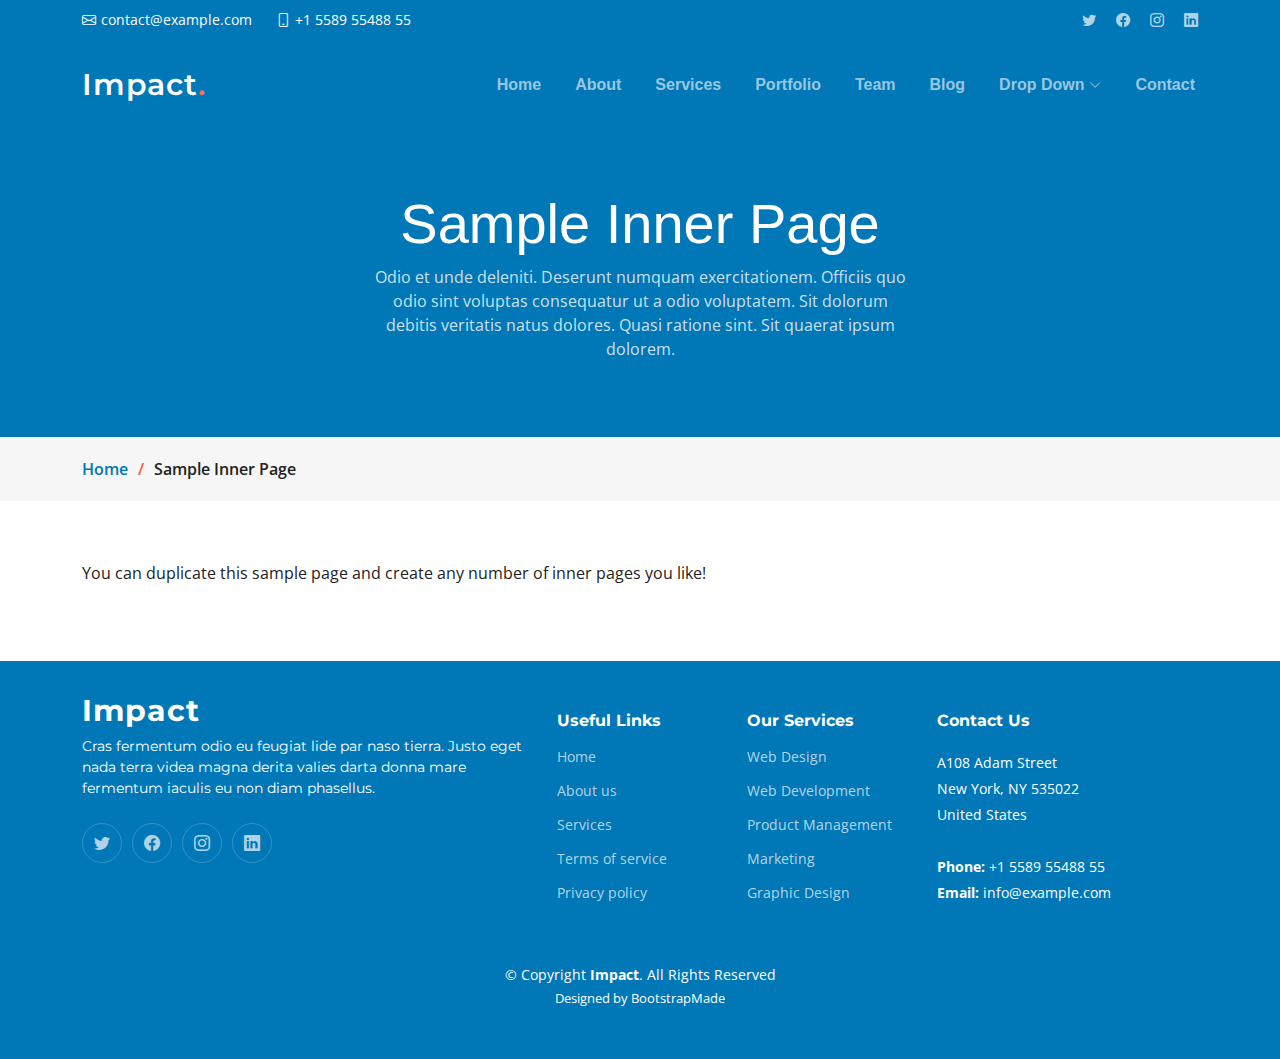
<file: sample-inner-page.html>
<!DOCTYPE html>
<html lang="en">

<head>
  <meta charset="utf-8">
  <meta content="width=device-width, initial-scale=1.0" name="viewport">

  <title>[Template] Sample Inner Page</title>
  <meta content="" name="description">
  <meta content="" name="keywords">

  <!-- Favicons -->
  <link href="assets/img/favicon.png" rel="icon">
  <link href="assets/img/apple-touch-icon.png" rel="apple-touch-icon">

  <!-- Google Fonts -->
  <link rel="preconnect" href="https://fonts.googleapis.com">
  <link rel="preconnect" href="https://fonts.gstatic.com" crossorigin>
  <link href="https://fonts.googleapis.com/css2?family=Open+Sans:ital,wght@0,300;0,400;0,500;0,600;0,700;1,300;1,400;1,600;1,700&family=Montserrat:ital,wght@0,300;0,400;0,500;0,600;0,700;1,300;1,400;1,500;1,600;1,700&family=Raleway:ital,wght@0,300;0,400;0,500;0,600;0,700;1,300;1,400;1,500;1,600;1,700&display=swap" rel="stylesheet">

  <!-- Vendor CSS Files -->
  <link href="assets/vendor/bootstrap/css/bootstrap.min.css" rel="stylesheet">
  <link href="assets/vendor/bootstrap-icons/bootstrap-icons.css" rel="stylesheet">
  <link href="assets/vendor/aos/aos.css" rel="stylesheet">
  <link href="assets/vendor/glightbox/css/glightbox.min.css" rel="stylesheet">
  <link href="assets/vendor/swiper/swiper-bundle.min.css" rel="stylesheet">

  <!-- Template Main CSS File -->
  <link href="assets/css/main.css" rel="stylesheet">

  <!-- =======================================================
  * Template Name: Impact
  * Updated: Jan 30 2024 with Bootstrap v5.3.2
  * Template URL: https://bootstrapmade.com/impact-bootstrap-business-website-template/
  * Author: BootstrapMade.com
  * License: https://bootstrapmade.com/license/
  ======================================================== -->
</head>

<body>

  <!-- ======= Header ======= -->
  <section id="topbar" class="topbar d-flex align-items-center">
    <div class="container d-flex justify-content-center justify-content-md-between">
      <div class="contact-info d-flex align-items-center">
        <i class="bi bi-envelope d-flex align-items-center"><a href="mailto:contact@example.com">contact@example.com</a></i>
        <i class="bi bi-phone d-flex align-items-center ms-4"><span>+1 5589 55488 55</span></i>
      </div>
      <div class="social-links d-none d-md-flex align-items-center">
        <a href="#" class="twitter"><i class="bi bi-twitter"></i></a>
        <a href="#" class="facebook"><i class="bi bi-facebook"></i></a>
        <a href="#" class="instagram"><i class="bi bi-instagram"></i></a>
        <a href="#" class="linkedin"><i class="bi bi-linkedin"></i></i></a>
      </div>
    </div>
  </section><!-- End Top Bar -->

  <header id="header" class="header d-flex align-items-center">

    <div class="container-fluid container-xl d-flex align-items-center justify-content-between">
      <a href="index.html" class="logo d-flex align-items-center">
        <!-- Uncomment the line below if you also wish to use an image logo -->
        <!-- <img src="assets/img/logo.png" alt=""> -->
        <h1>Impact<span>.</span></h1>
      </a>
      <nav id="navbar" class="navbar">
        <ul>
          <li><a href="#hero">Home</a></li>
          <li><a href="#about">About</a></li>
          <li><a href="#services">Services</a></li>
          <li><a href="#portfolio">Portfolio</a></li>
          <li><a href="#team">Team</a></li>
          <li><a href="blog.html">Blog</a></li>
          <li class="dropdown"><a href="#"><span>Drop Down</span> <i class="bi bi-chevron-down dropdown-indicator"></i></a>
            <ul>
              <li><a href="#">Drop Down 1</a></li>
              <li class="dropdown"><a href="#"><span>Deep Drop Down</span> <i class="bi bi-chevron-down dropdown-indicator"></i></a>
                <ul>
                  <li><a href="#">Deep Drop Down 1</a></li>
                  <li><a href="#">Deep Drop Down 2</a></li>
                  <li><a href="#">Deep Drop Down 3</a></li>
                  <li><a href="#">Deep Drop Down 4</a></li>
                  <li><a href="#">Deep Drop Down 5</a></li>
                </ul>
              </li>
              <li><a href="#">Drop Down 2</a></li>
              <li><a href="#">Drop Down 3</a></li>
              <li><a href="#">Drop Down 4</a></li>
            </ul>
          </li>
          <li><a href="#contact">Contact</a></li>
        </ul>
      </nav><!-- .navbar -->

      <i class="mobile-nav-toggle mobile-nav-show bi bi-list"></i>
      <i class="mobile-nav-toggle mobile-nav-hide d-none bi bi-x"></i>

    </div>
  </header><!-- End Header -->
  <!-- End Header -->

  <main id="main">

    <!-- ======= Breadcrumbs ======= -->
    <div class="breadcrumbs">
      <div class="page-header d-flex align-items-center" style="background-image: url('');">
        <div class="container position-relative">
          <div class="row d-flex justify-content-center">
            <div class="col-lg-6 text-center">
              <h2>Sample Inner Page</h2>
              <p>Odio et unde deleniti. Deserunt numquam exercitationem. Officiis quo odio sint voluptas consequatur ut a odio voluptatem. Sit dolorum debitis veritatis natus dolores. Quasi ratione sint. Sit quaerat ipsum dolorem.</p>
            </div>
          </div>
        </div>
      </div>
      <nav>
        <div class="container">
          <ol>
            <li><a href="index.html">Home</a></li>
            <li>Sample Inner Page</li>
          </ol>
        </div>
      </nav>
    </div><!-- End Breadcrumbs -->

    <section class="sample-page">
      <div class="container" data-aos="fade-up">

        <p>
          You can duplicate this sample page and create any number of inner pages you like!
        </p>

      </div>
    </section>

  </main><!-- End #main -->

  <!-- ======= Footer ======= -->
  <footer id="footer" class="footer">

    <div class="container">
      <div class="row gy-4">
        <div class="col-lg-5 col-md-12 footer-info">
          <a href="index.html" class="logo d-flex align-items-center">
            <span>Impact</span>
          </a>
          <p>Cras fermentum odio eu feugiat lide par naso tierra. Justo eget nada terra videa magna derita valies darta donna mare fermentum iaculis eu non diam phasellus.</p>
          <div class="social-links d-flex mt-4">
            <a href="#" class="twitter"><i class="bi bi-twitter"></i></a>
            <a href="#" class="facebook"><i class="bi bi-facebook"></i></a>
            <a href="#" class="instagram"><i class="bi bi-instagram"></i></a>
            <a href="#" class="linkedin"><i class="bi bi-linkedin"></i></a>
          </div>
        </div>

        <div class="col-lg-2 col-6 footer-links">
          <h4>Useful Links</h4>
          <ul>
            <li><a href="#">Home</a></li>
            <li><a href="#">About us</a></li>
            <li><a href="#">Services</a></li>
            <li><a href="#">Terms of service</a></li>
            <li><a href="#">Privacy policy</a></li>
          </ul>
        </div>

        <div class="col-lg-2 col-6 footer-links">
          <h4>Our Services</h4>
          <ul>
            <li><a href="#">Web Design</a></li>
            <li><a href="#">Web Development</a></li>
            <li><a href="#">Product Management</a></li>
            <li><a href="#">Marketing</a></li>
            <li><a href="#">Graphic Design</a></li>
          </ul>
        </div>

        <div class="col-lg-3 col-md-12 footer-contact text-center text-md-start">
          <h4>Contact Us</h4>
          <p>
            A108 Adam Street <br>
            New York, NY 535022<br>
            United States <br><br>
            <strong>Phone:</strong> +1 5589 55488 55<br>
            <strong>Email:</strong> info@example.com<br>
          </p>

        </div>

      </div>
    </div>

    <div class="container mt-4">
      <div class="copyright">
        &copy; Copyright <strong><span>Impact</span></strong>. All Rights Reserved
      </div>
      <div class="credits">
        <!-- All the links in the footer should remain intact. -->
        <!-- You can delete the links only if you purchased the pro version. -->
        <!-- Licensing information: https://bootstrapmade.com/license/ -->
        <!-- Purchase the pro version with working PHP/AJAX contact form: https://bootstrapmade.com/impact-bootstrap-business-website-template/ -->
        Designed by <a href="https://bootstrapmade.com/">BootstrapMade</a>
      </div>
    </div>

  </footer><!-- End Footer -->
  <!-- End Footer -->

  <a href="#" class="scroll-top d-flex align-items-center justify-content-center"><i class="bi bi-arrow-up-short"></i></a>

  <div id="preloader"></div>

  <!-- Vendor JS Files -->
  <script src="assets/vendor/bootstrap/js/bootstrap.bundle.min.js"></script>
  <script src="assets/vendor/aos/aos.js"></script>
  <script src="assets/vendor/glightbox/js/glightbox.min.js"></script>
  <script src="assets/vendor/purecounter/purecounter_vanilla.js"></script>
  <script src="assets/vendor/swiper/swiper-bundle.min.js"></script>
  <script src="assets/vendor/isotope-layout/isotope.pkgd.min.js"></script>
  <script src="assets/vendor/php-email-form/validate.js"></script>

  <!-- Template Main JS File -->
  <script src="assets/js/main.js"></script>

</body>

</html>
</file>
<file: assets/css/main.css>
/**
* Template Name: Impact
* Updated: Jan 30 2024 with Bootstrap v5.3.2
* Template URL: https://bootstrapmade.com/impact-bootstrap-business-website-template/
* Author: BootstrapMade.com
* License: https://bootstrapmade.com/license/
*/

/*--------------------------------------------------------------
# Set main reusable colors and fonts using CSS variables
# Learn more about CSS variables at https://developer.mozilla.org/en-US/docs/Web/CSS/Using_CSS_custom_properties
--------------------------------------------------------------*/
/* Fonts */
:root {
  --font-default: "Open Sans", system-ui, -apple-system, "Segoe UI", Roboto,
    "Helvetica Neue", Arial, "Noto Sans", "Liberation Sans", sans-serif,
    "Apple Color Emoji", "Segoe UI Emoji", "Segoe UI Symbol", "Noto Color Emoji";
  --font-primary: "Montserrat", sans-serif;
  --font-secondary: "Poppins", sans-serif;
}

/* Colors */
:root {
  --color-default: #222222;
  --color-primary: #0077b6;
  --color-secondary: #f85a40;
}

/* Smooth scroll behavior */
:root {
  scroll-behavior: smooth;
}

/*--------------------------------------------------------------
# General
--------------------------------------------------------------*/
body {
  font-family: var(--font-default);
  color: var(--color-default);
}

a {
  color: var(--color-primary);
  text-decoration: none;
}

a:hover {
  color: #00b6a1;
  text-decoration: none;
}

h1,
h2,
h3,
h4,
h5,
h6 {
  font-family: var(--font-primary);
}

/*--------------------------------------------------------------
# Sections & Section Header
--------------------------------------------------------------*/
section {
  padding: 60px 0;
  overflow: hidden;
  scroll-margin-top: 70px;
  overflow: clip;
}

.sections-bg {
  background-color: #f6f6f6;
}

.section-header {
  text-align: center;
  padding-bottom: 60px;
}

.section-header h2 {
  font-size: 32px;
  font-weight: 600;
  margin-bottom: 20px;
  padding-bottom: 20px;
  position: relative;
}

.section-header h2:after {
  content: "";
  position: absolute;
  display: block;
  width: 50px;
  height: 3px;
  background: var(--color-primary);
  left: 0;
  right: 0;
  bottom: 0;
  margin: auto;
}

.section-header p {
  margin-bottom: 0;
  color: #6f6f6f;
}

/*--------------------------------------------------------------
# Breadcrumbs
--------------------------------------------------------------*/
.breadcrumbs .page-header {
  padding: 60px 0 60px 0;
  min-height: 20vh;
  position: relative;
  background-color: var(--color-primary);
}

.breadcrumbs .page-header h2 {
  font-size: 56px;
  font-weight: 500;
  color: #fff;
  font-family: var(--font-secondary);
}

.breadcrumbs .page-header p {
  color: rgba(255, 255, 255, 0.8);
}

.breadcrumbs nav {
  background-color: #f6f6f6;
  padding: 20px 0;
}

.breadcrumbs nav ol {
  display: flex;
  flex-wrap: wrap;
  list-style: none;
  margin: 0;
  padding: 0;
  font-size: 16px;
  font-weight: 600;
  color: var(--color-default);
}

.breadcrumbs nav ol a {
  color: var(--color-primary);
  transition: 0.3s;
}

.breadcrumbs nav ol a:hover {
  text-decoration: underline;
}

.breadcrumbs nav ol li + li {
  padding-left: 10px;
}

.breadcrumbs nav ol li + li::before {
  display: inline-block;
  padding-right: 10px;
  color: var(--color-secondary);
  content: "/";
}

/*--------------------------------------------------------------
# Scroll top button
--------------------------------------------------------------*/
.scroll-top {
  position: fixed;
  visibility: hidden;
  opacity: 0;
  right: 15px;
  bottom: -15px;
  z-index: 99999;
  background: var(--color-secondary);
  width: 44px;
  height: 44px;
  border-radius: 50px;
  transition: all 0.4s;
}

.scroll-top i {
  font-size: 24px;
  color: #fff;
  line-height: 0;
}

.scroll-top:hover {
  background: rgba(248, 90, 64, 0.8);
  color: #fff;
}

.scroll-top.active {
  visibility: visible;
  opacity: 1;
  bottom: 15px;
}

/*--------------------------------------------------------------
# Preloader
--------------------------------------------------------------*/
#preloader {
  position: fixed;
  inset: 0;
  z-index: 999999;
  overflow: hidden;
  background: #fff;
  transition: all 0.6s ease-out;
}

#preloader:before {
  content: "";
  position: fixed;
  top: calc(50% - 30px);
  left: calc(50% - 30px);
  border: 6px solid #fff;
  border-color: var(--color-primary) transparent var(--color-primary)
    transparent;
  border-radius: 50%;
  width: 60px;
  height: 60px;
  animation: animate-preloader 1.5s linear infinite;
}

@keyframes animate-preloader {
  0% {
    transform: rotate(0deg);
  }

  100% {
    transform: rotate(360deg);
  }
}

/*--------------------------------------------------------------
# Disable aos animation delay on mobile devices
--------------------------------------------------------------*/
@media screen and (max-width: 768px) {
  [data-aos-delay] {
    transition-delay: 0 !important;
  }
}

/*--------------------------------------------------------------
# Header
--------------------------------------------------------------*/
.topbar {
  background: #0077b6;
  height: 40px;
  font-size: 14px;
  transition: all 0.5s;
  color: #fff;
  padding: 0;
}

.topbar .contact-info i {
  font-style: normal;
  color: #fff;
  line-height: 0;
}

.topbar .contact-info i a,
.topbar .contact-info i span {
  padding-left: 5px;
  color: #fff;
}

@media (max-width: 575px) {
  .topbar .contact-info i a,
  .topbar .contact-info i span {
    font-size: 13px;
  }
}

.topbar .contact-info i a {
  line-height: 0;
  transition: 0.3s;
}

.topbar .contact-info i a:hover {
  color: #fff;
  text-decoration: underline;
}

.topbar .social-links a {
  color: rgba(255, 255, 255, 0.7);
  line-height: 0;
  transition: 0.3s;
  margin-left: 20px;
}

.topbar .social-links a:hover {
  color: #fff;
}

.header {
  transition: all 0.5s;
  z-index: 997;
  height: 90px;
  background-color: var(--color-primary);
}

.header.sticked {
  position: fixed;
  top: 0;
  right: 0;
  left: 0;
  height: 70px;
  box-shadow: 0px 2px 20px rgba(0, 0, 0, 0.1);
}

.header .logo img {
  max-height: 40px;
  margin-right: 6px;
}

.header .logo h1 {
  font-size: 30px;
  margin: 0;
  font-weight: 600;
  letter-spacing: 0.8px;
  color: #fff;
  font-family: var(--font-primary);
}

.header .logo h1 span {
  color: #f96f59;
}

.sticked-header-offset {
  margin-top: 70px;
}

/*--------------------------------------------------------------
# Desktop Navigation
--------------------------------------------------------------*/
@media (min-width: 1280px) {
  .navbar {
    padding: 0;
  }

  .navbar ul {
    margin: 0;
    padding: 0;
    display: flex;
    list-style: none;
    align-items: center;
  }

  .navbar li {
    position: relative;
  }

  .navbar > ul > li {
    white-space: nowrap;
    padding: 10px 0 10px 28px;
  }

  .navbar a,
  .navbar a:focus {
    display: flex;
    align-items: center;
    justify-content: space-between;
    padding: 0 3px;
    font-family: var(--font-secondary);
    font-size: 16px;
    font-weight: 600;
    color: rgba(255, 255, 255, 0.6);
    white-space: nowrap;
    transition: 0.3s;
    position: relative;
  }

  .navbar a i,
  .navbar a:focus i {
    font-size: 12px;
    line-height: 0;
    margin-left: 5px;
  }

  .navbar > ul > li > a:before {
    content: "";
    position: absolute;
    width: 100%;
    height: 2px;
    bottom: -6px;
    left: 0;
    background-color: var(--color-secondary);
    visibility: hidden;
    width: 0px;
    transition: all 0.3s ease-in-out 0s;
  }

  .navbar a:hover:before,
  .navbar li:hover > a:before,
  .navbar .active:before {
    visibility: visible;
    width: 100%;
  }

  .navbar a:hover,
  .navbar .active,
  .navbar .active:focus,
  .navbar li:hover > a {
    color: #fff;
  }

  .navbar .dropdown ul {
    display: block;
    position: absolute;
    left: 28px;
    top: calc(100% + 30px);
    margin: 0;
    padding: 10px 0;
    z-index: 99;
    opacity: 0;
    visibility: hidden;
    background: #fff;
    box-shadow: 0px 0px 30px rgba(127, 137, 161, 0.25);
    transition: 0.3s;
    border-radius: 4px;
  }

  .navbar .dropdown ul li {
    min-width: 200px;
  }

  .navbar .dropdown ul a {
    padding: 10px 20px;
    font-size: 15px;
    text-transform: none;
    font-weight: 600;
    color: #006a5d;
  }

  .navbar .dropdown ul a i {
    font-size: 12px;
  }

  .navbar .dropdown ul a:hover,
  .navbar .dropdown ul .active:hover,
  .navbar .dropdown ul li:hover > a {
    color: var(--color-secondary);
  }

  .navbar .dropdown:hover > ul {
    opacity: 1;
    top: 100%;
    visibility: visible;
  }

  .navbar .dropdown .dropdown ul {
    top: 0;
    left: calc(100% - 30px);
    visibility: hidden;
  }

  .navbar .dropdown .dropdown:hover > ul {
    opacity: 1;
    top: 0;
    left: 100%;
    visibility: visible;
  }
}

@media (min-width: 1280px) and (max-width: 1366px) {
  .navbar .dropdown .dropdown ul {
    left: -90%;
  }

  .navbar .dropdown .dropdown:hover > ul {
    left: -100%;
  }
}

@media (min-width: 1280px) {
  .mobile-nav-show,
  .mobile-nav-hide {
    display: none;
  }
}

/*--------------------------------------------------------------
# Mobile Navigation
--------------------------------------------------------------*/
@media (max-width: 1279px) {
  .navbar {
    position: fixed;
    top: 0;
    right: -100%;
    width: 100%;
    max-width: 400px;
    bottom: 0;
    transition: 0.3s;
    z-index: 9997;
  }

  .navbar ul {
    position: absolute;
    inset: 0;
    padding: 50px 0 10px 0;
    margin: 0;
    background: #0077b6;
    overflow-y: auto;
    transition: 0.3s;
    z-index: 9998;
  }

  .navbar a,
  .navbar a:focus {
    display: flex;
    align-items: center;
    justify-content: space-between;
    padding: 10px 20px;
    font-family: var(--font-primary);
    font-size: 15px;
    font-weight: 600;
    color: rgba(255, 255, 255, 0.7);
    white-space: nowrap;
    transition: 0.3s;
  }

  .navbar a i,
  .navbar a:focus i {
    font-size: 12px;
    line-height: 0;
    margin-left: 5px;
  }

  .navbar a:hover,
  .navbar .active,
  .navbar .active:focus,
  .navbar li:hover > a {
    color: #fff;
  }

  .navbar .getstarted,
  .navbar .getstarted:focus {
    background: var(--color-primary);
    padding: 8px 20px;
    border-radius: 4px;
    margin: 15px;
    color: #fff;
  }

  .navbar .getstarted:hover,
  .navbar .getstarted:focus:hover {
    color: #fff;
    background: #0077b6;
  }

  .navbar .dropdown ul,
  .navbar .dropdown .dropdown ul {
    position: static;
    display: none;
    padding: 10px 0;
    margin: 10px 20px;
    transition: all 0.5s ease-in-out;
    background-color: #0077b6;
    border: 1px solid #016da7;
  }

  .navbar .dropdown > .dropdown-active,
  .navbar .dropdown .dropdown > .dropdown-active {
    display: block;
  }

  .mobile-nav-show {
    color: rgba(255, 255, 255, 0.6);
    font-size: 28px;
    cursor: pointer;
    line-height: 0;
    transition: 0.5s;
    z-index: 9999;
    margin-right: 10px;
  }

  .mobile-nav-hide {
    color: #fff;
    font-size: 32px;
    cursor: pointer;
    line-height: 0;
    transition: 0.5s;
    position: fixed;
    right: 20px;
    top: 20px;
    z-index: 9999;
  }

  .mobile-nav-active {
    overflow: hidden;
  }

  .mobile-nav-active .navbar {
    right: 0;
  }

  .mobile-nav-active .navbar:before {
    content: "";
    position: fixed;
    inset: 0;
    background: rgba(0, 106, 93, 0.8);
    z-index: 9996;
  }
}

/*--------------------------------------------------------------
# About Us Section
--------------------------------------------------------------*/
.about h3 {
  font-weight: 700;
  font-size: 28px;
  margin-bottom: 20px;
  font-family: var(--font-secondary);
}

.about .call-us {
  left: 10%;
  right: 10%;
  bottom: 0;
  background-color: #fff;
  box-shadow: 0px 2px 25px rgba(0, 0, 0, 0.08);
  padding: 20px;
  text-align: center;
}

.about .call-us h4 {
  font-size: 24px;
  font-weight: 700;
  margin-bottom: 5px;
}

.about .call-us p {
  font-size: 28px;
  font-weight: 700;
  color: var(--color-primary);
}

.about .content ul {
  list-style: none;
  padding: 0;
}

.about .content ul li {
  padding: 0 0 10px 30px;
  position: relative;
}

.about .content ul i {
  position: absolute;
  font-size: 20px;
  left: 0;
  top: -3px;
  color: var(--color-primary);
}

.about .content p:last-child {
  margin-bottom: 0;
}

.about .play-btn {
  width: 94px;
  height: 94px;
  background: radial-gradient(var(--color-primary) 50%, #0077b6 52%);
  border-radius: 50%;
  display: block;
  position: absolute;
  left: calc(50% - 47px);
  top: calc(50% - 47px);
  overflow: hidden;
}

.about .play-btn:before {
  content: "";
  position: absolute;
  width: 120px;
  height: 120px;
  animation-delay: 0s;
  animation: pulsate-btn 2s;
  animation-direction: forwards;
  animation-iteration-count: infinite;
  animation-timing-function: steps;
  opacity: 1;
  border-radius: 50%;
  border: 5px solid rgba(54, 120, 226, 0.7);
  top: -15%;
  left: -15%;
  background: rgba(198, 16, 0, 0);
}

.about .play-btn:after {
  content: "";
  position: absolute;
  left: 50%;
  top: 50%;
  transform: translateX(-40%) translateY(-50%);
  width: 0;
  height: 0;
  border-top: 10px solid transparent;
  border-bottom: 10px solid transparent;
  border-left: 15px solid #fff;
  z-index: 100;
  transition: all 400ms cubic-bezier(0.55, 0.055, 0.675, 0.19);
}

.about .play-btn:hover:before {
  content: "";
  position: absolute;
  left: 50%;
  top: 50%;
  transform: translateX(-40%) translateY(-50%);
  width: 0;
  height: 0;
  border: none;
  border-top: 10px solid transparent;
  border-bottom: 10px solid transparent;
  border-left: 15px solid #fff;
  z-index: 200;
  animation: none;
  border-radius: 0;
}

.about .play-btn:hover:after {
  border-left: 15px solid var(--color-primary);
  transform: scale(20);
}

@keyframes pulsate-btn {
  0% {
    transform: scale(0.6, 0.6);
    opacity: 1;
  }

  100% {
    transform: scale(1, 1);
    opacity: 0;
  }
}

/*--------------------------------------------------------------
# Clients Section
--------------------------------------------------------------*/
.clients {
  padding: 40px 0;
}

.clients .swiper {
  padding: 10px 0;
}

.clients .swiper-slide img {
  transition: 0.3s;
}

.clients .swiper-slide img:hover {
  transform: scale(1.1);
}

.clients .swiper-pagination {
  margin-top: 20px;
  position: relative;
}

.clients .swiper-pagination .swiper-pagination-bullet {
  width: 12px;
  height: 12px;
  background-color: #fff;
  opacity: 1;
  background-color: #ddd;
}

.clients .swiper-pagination .swiper-pagination-bullet-active {
  background-color: var(--color-primary);
}

/*--------------------------------------------------------------
# Stats Counter Section
--------------------------------------------------------------*/
.stats-counter {
  padding: 40px 0;
}

.stats-counter .stats-item {
  padding: 20px 0;
  border-bottom: 1px solid #e4e4e4;
}

.stats-counter .stats-item .purecounter {
  min-width: 90px;
  padding-right: 15px;
}

.stats-counter .stats-item i {
  font-size: 44px;
  line-height: 0;
  margin-right: 15px;
}

.stats-counter .stats-item span {
  font-size: 40px;
  display: block;
  font-weight: 700;
  color: var(--color-primary);
  line-height: 40px;
}

.stats-counter .stats-item p {
  margin: 0;
  font-family: var(--font-primary);
  font-size: 14px;
}

/*--------------------------------------------------------------
# Call To Action Section
--------------------------------------------------------------*/
.call-to-action .container {
  background: linear-gradient(rgba(0, 0, 0, 0.5), rgba(0, 0, 0, 0.5)),
    url("https://www.bnpb.go.id/storage/app/media/uploads/new/news/OcxjvG0ntCNi.jpeg")
      center center;
  background-size: cover;
  padding: 100px 60px;
  border-radius: 15px;
  overflow: hidden;
}

.call-to-action h3 {
  color: #fff;
  font-size: 28px;
  font-weight: 700;
  margin-bottom: 20px;
}

.call-to-action p {
  color: #fff;
  margin-bottom: 20px;
}

.call-to-action .play-btn {
  width: 94px;
  height: 94px;
  margin-bottom: 20px;
  background: radial-gradient(
    var(--color-primary) 50%,
    rgba(0, 121, 201, 0.4) 52%
  );
  border-radius: 50%;
  display: inline-block;
  position: relative;
  overflow: hidden;
}

.call-to-action .play-btn:before {
  content: "";
  position: absolute;
  width: 120px;
  height: 120px;
  animation-delay: 0s;
  animation: pulsate-btn 2s;
  animation-direction: forwards;
  animation-iteration-count: infinite;
  animation-timing-function: steps;
  opacity: 1;
  border-radius: 50%;
  border: 5px solid rgba(0, 121, 201, 0.4);
  top: -15%;
  left: -15%;
  background: rgba(198, 16, 0, 0);
}

.call-to-action .play-btn:after {
  content: "";
  position: absolute;
  left: 50%;
  top: 50%;
  transform: translateX(-40%) translateY(-50%);
  width: 0;
  height: 0;
  border-top: 10px solid transparent;
  border-bottom: 10px solid transparent;
  border-left: 15px solid #fff;
  z-index: 100;
  transition: all 400ms cubic-bezier(0.55, 0.055, 0.675, 0.19);
}

.call-to-action .play-btn:hover:before {
  content: "";
  position: absolute;
  left: 50%;
  top: 50%;
  transform: translateX(-40%) translateY(-50%);
  width: 0;
  height: 0;
  border: none;
  border-top: 10px solid transparent;
  border-bottom: 10px solid transparent;
  border-left: 15px solid #fff;
  z-index: 200;
  animation: none;
  border-radius: 0;
}

.call-to-action .play-btn:hover:after {
  border-left: 15px solid var(--color-primary);
  transform: scale(20);
}

.call-to-action .cta-btn {
  font-family: var(--font-primary);
  font-weight: 500;
  font-size: 16px;
  letter-spacing: 1px;
  display: inline-block;
  padding: 12px 48px;
  border-radius: 50px;
  transition: 0.5s;
  margin: 10px;
  border: 2px solid #fff;
  color: #fff;
}

.call-to-action .cta-btn:hover {
  background: var(--color-primary);
  border: 2px solid var(--color-primary);
}

@keyframes pulsate-btn {
  0% {
    transform: scale(0.6, 0.6);
    opacity: 1;
  }

  100% {
    transform: scale(1, 1);
    opacity: 0;
  }
}

/*--------------------------------------------------------------
# Our Services Section
--------------------------------------------------------------*/
.services {
  padding: 60px 0;
}

.services .service-item {
  padding: 40px;
  background: #fff;
  height: 100%;
  border-radius: 10px;
}

.services .service-item .icon {
  width: 48px;
  height: 48px;
  position: relative;
  margin-bottom: 50px;
}

.services .service-item .icon i {
  color: var(--color-default);
  font-size: 56px;
  transition: ease-in-out 0.3s;
  z-index: 2;
  position: relative;
}

.services .service-item .icon:before {
  position: absolute;
  content: "";
  height: 100%;
  width: 100%;
  background: #eeeeee;
  border-radius: 50px;
  z-index: 1;
  top: 10px;
  right: -20px;
  transition: 0.3s;
}

.services .service-item h3 {
  color: var(--color-default);
  font-weight: 700;
  margin: 0 0 20px 0;
  padding-bottom: 8px;
  font-size: 22px;
  position: relative;
  display: inline-block;
  border-bottom: 4px solid #eeeeee;
  transition: 0.3s;
}

.services .service-item p {
  line-height: 24px;
  font-size: 14px;
  margin-bottom: 0;
}

.services .service-item .readmore {
  margin-top: 15px;
  display: inline-block;
  color: var(--color-primary);
}

.services .service-item:hover .icon:before {
  background: #00b6a1;
}

.services .service-item:hover h3 {
  border-color: var(--color-primary);
}

/*--------------------------------------------------------------
# Testimonials Section
--------------------------------------------------------------*/
.testimonials .testimonial-wrap {
  padding-left: 10px;
}

.testimonials .testimonial-item {
  box-sizing: content-box;
  padding: 30px;
  margin: 30px 10px;
  box-shadow: 0px 0 15px rgba(0, 0, 0, 0.1);
  position: relative;
  background: #fff;
  border-radius: 10px;
}

.testimonials .testimonial-item .testimonial-img {
  width: 90px;
  border-radius: 50px;
  margin-right: 15px;
}

.testimonials .testimonial-item h3 {
  font-size: 18px;
  font-weight: bold;
  margin: 10px 0 5px 0;
  color: #000;
}

.testimonials .testimonial-item h4 {
  font-size: 14px;
  color: #999;
  margin: 0;
}

.testimonials .testimonial-item .stars {
  margin: 10px 0;
}

.testimonials .testimonial-item .stars i {
  color: #ffc107;
  margin: 0 1px;
}

.testimonials .testimonial-item .quote-icon-left,
.testimonials .testimonial-item .quote-icon-right {
  color: #009d8b;
  font-size: 26px;
  line-height: 0;
}

.testimonials .testimonial-item .quote-icon-left {
  display: inline-block;
  left: -5px;
  position: relative;
}

.testimonials .testimonial-item .quote-icon-right {
  display: inline-block;
  right: -5px;
  position: relative;
  top: 10px;
  transform: scale(-1, -1);
}

.testimonials .testimonial-item p {
  font-style: italic;
  margin: 15px auto 15px auto;
}

.testimonials .swiper-pagination {
  margin-top: 20px;
  position: relative;
}

.testimonials .swiper-pagination .swiper-pagination-bullet {
  width: 12px;
  height: 12px;
  background-color: rgba(0, 0, 0, 0.2);
  opacity: 1;
}

.testimonials .swiper-pagination .swiper-pagination-bullet-active {
  background-color: var(--color-primary);
}

@media (max-width: 767px) {
  .testimonials .testimonial-wrap {
    padding-left: 0;
  }

  .testimonials .testimonial-item {
    padding: 30px;
    margin: 15px;
  }

  .testimonials .testimonial-item .testimonial-img {
    position: static;
    left: auto;
  }
}

/*--------------------------------------------------------------
# Portfolio Section
--------------------------------------------------------------*/
.portfolio .portfolio-flters {
  padding: 0 0 20px 0;
  margin: 0 auto;
  list-style: none;
  text-align: center;
}

.portfolio .portfolio-flters li {
  cursor: pointer;
  display: inline-block;
  padding: 0;
  font-size: 18px;
  font-weight: 500;
  margin: 0 10px;
  line-height: 1;
  transition: all 0.3s ease-in-out;
}

.portfolio .portfolio-flters li:hover,
.portfolio .portfolio-flters li.filter-active {
  color: var(--color-primary);
}

.portfolio .portfolio-flters li:first-child {
  margin-left: 0;
}

.portfolio .portfolio-flters li:last-child {
  margin-right: 0;
}

@media (max-width: 575px) {
  .portfolio .portfolio-flters li {
    font-size: 14px;
    margin: 0 5px;
  }
}

.portfolio .portfolio-wrap {
  box-shadow: 0px 10px 30px rgba(0, 0, 0, 0.1);
  border-radius: 10px;
  height: 100%;
  overflow: hidden;
}

.portfolio .portfolio-wrap img {
  transition: 0.3s;
  position: relative;
  z-index: 1;
}

.portfolio .portfolio-wrap .portfolio-info {
  padding: 25px 20px;
  background-color: #fff;
  position: relative;
  border-top: 1px solid #f3f3f3;
  z-index: 2;
}

.portfolio .portfolio-wrap .portfolio-info h4 {
  font-size: 18px;
  font-weight: 600;
  padding-right: 50px;
}

.portfolio .portfolio-wrap .portfolio-info h4 a {
  color: var(--color-default);
  transition: 0.3s;
}

.portfolio .portfolio-wrap .portfolio-info h4 a:hover {
  color: var(--color-primary);
}

.portfolio .portfolio-wrap .portfolio-info p {
  color: #6c757d;
  font-size: 14px;
  margin-bottom: 0;
  padding-right: 50px;
}

.portfolio .portfolio-wrap:hover img {
  transform: scale(1.1);
}

/*--------------------------------------------------------------
# Portfolio Details Section
--------------------------------------------------------------*/
.portfolio-details .portfolio-details-slider img {
  width: 100%;
}

.portfolio-details
  .portfolio-details-slider
  .swiper-pagination
  .swiper-pagination-bullet {
  width: 12px;
  height: 12px;
  background-color: rgba(255, 255, 255, 0.7);
  opacity: 1;
}

.portfolio-details
  .portfolio-details-slider
  .swiper-pagination
  .swiper-pagination-bullet-active {
  background-color: var(--color-primary);
}

.portfolio-details .swiper-button-prev,
.portfolio-details .swiper-button-next {
  width: 48px;
  height: 48px;
}

.portfolio-details .swiper-button-prev:after,
.portfolio-details .swiper-button-next:after {
  color: rgba(255, 255, 255, 0.8);
  background-color: rgba(0, 0, 0, 0.2);
  font-size: 24px;
  border-radius: 50%;
  width: 48px;
  height: 48px;
  display: flex;
  align-items: center;
  justify-content: center;
  transition: 0.3s;
}

.portfolio-details .swiper-button-prev:hover:after,
.portfolio-details .swiper-button-next:hover:after {
  background-color: rgba(0, 0, 0, 0.6);
}

@media (max-width: 575px) {
  .portfolio-details .swiper-button-prev,
  .portfolio-details .swiper-button-next {
    display: none;
  }
}

.portfolio-details .portfolio-info h3 {
  font-size: 22px;
  font-weight: 700;
  margin-bottom: 20px;
  padding-bottom: 20px;
  position: relative;
}

.portfolio-details .portfolio-info h3:after {
  content: "";
  position: absolute;
  display: block;
  width: 50px;
  height: 3px;
  background: var(--color-primary);
  left: 0;
  bottom: 0;
}

.portfolio-details .portfolio-info ul {
  list-style: none;
  padding: 0;
  font-size: 15px;
}

.portfolio-details .portfolio-info ul li {
  display: flex;
  flex-direction: column;
  padding-bottom: 15px;
  font-size: 16px;
}

.portfolio-details .portfolio-info ul strong {
  text-transform: uppercase;
  font-weight: 400;
  color: #9c9c9c;
  font-size: 12px;
}

.portfolio-details .portfolio-info .btn-visit {
  padding: 8px 40px;
  background: var(--color-primary);
  color: #fff;
  border-radius: 50px;
  transition: 0.3s;
}

.portfolio-details .portfolio-info .btn-visit:hover {
  background: #009d8b;
}

.portfolio-details .portfolio-description h2 {
  font-size: 26px;
  font-weight: 700;
  margin-bottom: 20px;
}

.portfolio-details .portfolio-description p {
  padding: 0;
}

.portfolio-details .portfolio-description .testimonial-item {
  padding: 30px 30px 0 30px;
  position: relative;
  background: white;
  height: 100%;
  margin-bottom: 50px;
}

.portfolio-details .portfolio-description .testimonial-item .testimonial-img {
  width: 90px;
  border-radius: 50px;
  border: 6px solid #fff;
  float: left;
  margin: 0 10px 0 0;
}

.portfolio-details .portfolio-description .testimonial-item h3 {
  font-size: 18px;
  font-weight: bold;
  margin: 15px 0 5px 0;
  padding-top: 20px;
}

.portfolio-details .portfolio-description .testimonial-item h4 {
  font-size: 14px;
  color: #6c757d;
  margin: 0;
}

.portfolio-details .portfolio-description .testimonial-item .quote-icon-left,
.portfolio-details .portfolio-description .testimonial-item .quote-icon-right {
  color: #009d8b;
  font-size: 26px;
  line-height: 0;
}

.portfolio-details .portfolio-description .testimonial-item .quote-icon-left {
  display: inline-block;
  left: -5px;
  position: relative;
}

.portfolio-details .portfolio-description .testimonial-item .quote-icon-right {
  display: inline-block;
  right: -5px;
  position: relative;
  top: 10px;
  transform: scale(-1, -1);
}

.portfolio-details .portfolio-description .testimonial-item p {
  font-style: italic;
  margin: 0 0 15px 0 0 0;
  padding: 0;
}

/*--------------------------------------------------------------
# Our Team Section
--------------------------------------------------------------*/
.team .member {
  text-align: center;
  background: #fff;
  border-radius: 10px;
  padding: 15px;
  overflow: hidden;
  box-shadow: 0px 2px 25px rgba(0, 0, 0, 0.1);
}

.team .member img {
  border-radius: 10px;
  overflow: hidden;
}

.team .member .member-content {
  padding: 0 20px 30px 20px;
}

.team .member h4 {
  font-weight: 700;
  margin-top: 16px;
  margin-bottom: 2px;
  font-size: 20px;
}

.team .member span {
  font-style: italic;
  display: block;
  font-size: 14px;
  color: #6c757d;
}

.team .member p {
  padding-top: 10px;
  font-size: 14px;
  font-style: italic;
  color: #6c757d;
}

.team .member .social {
  margin-top: 15px;
  margin-bottom: 10px;
  display: flex;
  align-items: center;
  justify-content: space-around;
}

.team .member .social a {
  color: #a2a2a2;
  transition: 0.3s;
  border-radius: 50%;
  width: 40px;
  height: 40px;
  display: flex;
  align-items: center;
  justify-content: center;
  border: 1px solid #bbbbbb;
}

.team .member .social a:hover {
  color: var(--color-primary);
  border-color: var(--color-primary);
}

.team .member .social i {
  font-size: 18px;
  margin: 0 2px;
}

/*--------------------------------------------------------------
# Pricing Section
--------------------------------------------------------------*/
.pricing .pricing-item {
  padding: 60px 40px;
  box-shadow: 0 3px 20px -2px rgba(108, 117, 125, 0.15);
  background: #fff;
  height: 100%;
  position: relative;
  border-radius: 15px;
}

.pricing h3 {
  font-weight: 600;
  margin-bottom: 15px;
  font-size: 20px;
  color: #555555;
  text-align: center;
}

.pricing .icon {
  margin: 30px auto 30px auto;
  width: 70px;
  height: 70px;
  background: var(--color-primary);
  border-radius: 50%;
  display: flex;
  align-items: center;
  justify-content: center;
  transition: 0.3s;
  transform-style: preserve-3d;
}

.pricing .icon i {
  color: #fff;
  font-size: 28px;
  transition: ease-in-out 0.3s;
  line-height: 0;
}

.pricing .icon::before {
  position: absolute;
  content: "";
  height: 86px;
  width: 86px;
  border-radius: 50%;
  background: #87c1bb;
  transition: all 0.3s ease-out 0s;
  transform: translateZ(-1px);
}

.pricing .icon::after {
  position: absolute;
  content: "";
  height: 102px;
  width: 102px;
  border-radius: 50%;
  background: #d2eeeb;
  transition: all 0.3s ease-out 0s;
  transform: translateZ(-2px);
}

.pricing h4 {
  font-size: 48px;
  color: var(--color-secondary);
  font-weight: 700;
  font-family: var(--font-secondary);
  margin-bottom: 0;
  text-align: center;
}

.pricing h4 sup {
  font-size: 28px;
}

.pricing h4 span {
  color: rgba(108, 117, 125, 0.8);
  font-size: 18px;
  font-weight: 400;
}

.pricing ul {
  padding: 20px 0;
  list-style: none;
  color: #6c757d;
  text-align: left;
  line-height: 20px;
}

.pricing ul li {
  padding: 10px 0;
  display: flex;
  align-items: center;
}

.pricing ul i {
  color: #059652;
  font-size: 24px;
  padding-right: 3px;
}

.pricing ul .na {
  color: rgba(108, 117, 125, 0.5);
}

.pricing ul .na i {
  color: rgba(108, 117, 125, 0.5);
}

.pricing ul .na span {
  text-decoration: line-through;
}

.pricing .buy-btn {
  display: inline-block;
  padding: 10px 40px;
  border-radius: 50px;
  color: var(--color-primary);
  border: 1px solid rgba(0, 131, 116, 0.2);
  transition: none;
  font-size: 16px;
  font-weight: 600;
  font-family: var(--font-primary);
  transition: 0.3s;
}

.pricing .buy-btn:hover {
  background: var(--color-primary);
  color: #fff;
}

.pricing .featured {
  z-index: 10;
  border: 3px solid var(--color-primary);
}

@media (min-width: 992px) {
  .pricing .featured {
    transform: scale(1.15);
  }
}

/*--------------------------------------------------------------
# Frequently Asked Questions Section
--------------------------------------------------------------*/
.faq .content h3 {
  font-weight: 400;
  font-size: 34px;
}

.faq .content h4 {
  font-size: 20px;
  font-weight: 700;
  margin-top: 5px;
}

.faq .content p {
  font-size: 15px;
  color: #6c757d;
}

.faq .accordion-item {
  border: 0;
  margin-bottom: 20px;
  box-shadow: 0px 5px 25px 0px rgba(0, 0, 0, 0.06);
  border-radius: 10px;
}

.faq .accordion-item:last-child {
  margin-bottom: 0;
}

.faq .accordion-collapse {
  border: 0;
}

.faq .accordion-button {
  padding: 20px 50px 20px 20px;
  font-weight: 600;
  border: 0;
  font-size: 18px;
  line-height: 24px;
  color: var(--color-default);
  text-align: left;
  background: #fff;
  box-shadow: none;
  border-radius: 10px;
}

.faq .accordion-button .num {
  padding-right: 10px;
  font-size: 20px;
  line-height: 0;
  color: var(--color-primary);
}

.faq .accordion-button:not(.collapsed) {
  color: var(--color-primary);
  border-bottom: 0;
  box-shadow: none;
}

.faq .accordion-button:after {
  position: absolute;
  right: 20px;
  top: 20px;
}

.faq .accordion-body {
  padding: 0 40px 30px 45px;
  border: 0;
  border-radius: 10px;
  background: #fff;
  box-shadow: none;
}

/*--------------------------------------------------------------
# Recent Blog Posts Section
--------------------------------------------------------------*/
.recent-posts article {
  box-shadow: 0 4px 16px rgba(0, 0, 0, 0.1);
  background-color: #fff;
  padding: 30px;
  height: 100%;
  border-radius: 10px;
  overflow: hidden;
}

.recent-posts .post-img {
  max-height: 240px;
  margin: -30px -30px 15px -30px;
  overflow: hidden;
}

.recent-posts .post-category {
  font-size: 16px;
  color: #6f6f6f;
  margin-bottom: 10px;
}

.recent-posts .title {
  font-size: 22px;
  font-weight: 700;
  padding: 0;
  margin: 0 0 20px 0;
}

.recent-posts .title a {
  color: var(--color-default);
  transition: 0.3s;
}

.recent-posts .title a:hover {
  color: var(--color-primary);
}

.recent-posts .post-author-img {
  width: 50px;
  border-radius: 50%;
  margin-right: 15px;
}

.recent-posts .post-author {
  font-weight: 600;
  margin-bottom: 5px;
}

.recent-posts .post-date {
  font-size: 14px;
  color: #3c3c3c;
  margin-bottom: 0;
}

/*--------------------------------------------------------------
# Contact Section
--------------------------------------------------------------*/
.contact .info-container {
  background-color: var(--color-primary);
  height: 100%;
  padding: 20px;
  border-radius: 10px 0 0 10px;
  box-shadow: 0px 2px 25px rgba(0, 0, 0, 0.1);
}

.contact .info-item {
  width: 100%;
  background-color: #02669c;
  margin-bottom: 20px;
  padding: 20px;
  border-radius: 10px;
  color: #fff;
}

.contact .info-item:last-child {
  margin-bottom: 0;
}

.contact .info-item i {
  font-size: 20px;
  color: #fff;
  float: left;
  width: 44px;
  height: 44px;
  background-color: rgba(255, 255, 255, 0.2);
  display: flex;
  justify-content: center;
  align-items: center;
  border-radius: 50px;
  transition: all 0.3s ease-in-out;
  margin-right: 15px;
}

.contact .info-item h4 {
  padding: 0;
  font-size: 20px;
  font-weight: 600;
  margin-bottom: 5px;
}

.contact .info-item p {
  padding: 0;
  margin-bottom: 0;
  font-size: 14px;
}

.contact .info-item:hover i {
  background: #fff;
  color: var(--color-primary);
}

.contact .php-email-form {
  width: 100%;
  height: 100%;
  background: #fff;
  box-shadow: 0px 2px 25px rgba(0, 0, 0, 0.1);
  padding: 30px;
  border-radius: 0 10px 10px 0;
}

.contact .php-email-form .form-group {
  padding-bottom: 8px;
}

.contact .php-email-form .error-message {
  display: none;
  color: #fff;
  background: #df1529;
  text-align: left;
  padding: 15px;
  font-weight: 600;
}

.contact .php-email-form .error-message br + br {
  margin-top: 25px;
}

.contact .php-email-form .sent-message {
  display: none;
  color: #fff;
  background: #059652;
  text-align: center;
  padding: 15px;
  font-weight: 600;
}

.contact .php-email-form .loading {
  display: none;
  background: #fff;
  text-align: center;
  padding: 15px;
}

.contact .php-email-form .loading:before {
  content: "";
  display: inline-block;
  border-radius: 50%;
  width: 24px;
  height: 24px;
  margin: 0 10px -6px 0;
  border: 3px solid #059652;
  border-top-color: #fff;
  animation: animate-loading 1s linear infinite;
}

.contact .php-email-form input,
.contact .php-email-form textarea {
  border-radius: 0;
  box-shadow: none;
  font-size: 14px;
}

.contact .php-email-form input[type="text"],
.contact .php-email-form input[type="email"],
.contact .php-email-form textarea {
  padding: 12px 15px;
}

.contact .php-email-form input[type="text"]:focus,
.contact .php-email-form input[type="email"]:focus,
.contact .php-email-form textarea:focus {
  border-color: var(--color-primary);
}

.contact .php-email-form textarea {
  padding: 10px 12px;
}

.contact .php-email-form button[type="submit"] {
  background: var(--color-primary);
  border: 0;
  padding: 14px 45px;
  color: #fff;
  transition: 0.4s;
  border-radius: 50px;
}

.contact .php-email-form button[type="submit"]:hover {
  background: rgba(0, 131, 116, 0.8);
}

@keyframes animate-loading {
  0% {
    transform: rotate(0deg);
  }

  100% {
    transform: rotate(360deg);
  }
}

/*--------------------------------------------------------------
# Hero Section
--------------------------------------------------------------*/
.hero {
  width: 100%;
  position: relative;
  background: var(--color-primary);
  padding: 60px 0 0 0;
}

@media (min-width: 1365px) {
  .hero {
    background-attachment: fixed;
  }
}

.hero h2 {
  font-size: 48px;
  font-weight: 700;
  margin-bottom: 20px;
  color: #fff;
}

.hero p {
  color: rgba(255, 255, 255, 0.6);
  font-weight: 400;
  margin-bottom: 30px;
}

.hero .btn-get-started {
  font-family: var(--font-primary);
  font-weight: 500;
  font-size: 15px;
  letter-spacing: 1px;
  display: inline-block;
  padding: 14px 40px;
  border-radius: 50px;
  transition: 0.3s;
  color: #fff;
  background: rgba(255, 255, 255, 0.1);
  box-shadow: 0 0 15px rgba(0, 0, 0, 0.08);
  border: 2px solid rgba(255, 255, 255, 0.1);
}

.hero .btn-get-started:hover {
  border-color: rgba(255, 255, 255, 0.5);
}

.hero .btn-watch-video {
  font-size: 16px;
  transition: 0.5s;
  margin-left: 25px;
  color: #fff;
  font-weight: 600;
}

.hero .btn-watch-video i {
  color: rgba(255, 255, 255, 0.5);
  font-size: 32px;
  transition: 0.3s;
  line-height: 0;
  margin-right: 8px;
}

.hero .btn-watch-video:hover i {
  color: #fff;
}

@media (max-width: 640px) {
  .hero h2 {
    font-size: 36px;
  }

  .hero .btn-get-started,
  .hero .btn-watch-video {
    font-size: 14px;
  }
}

.hero .icon-boxes {
  padding-bottom: 60px;
}

@media (min-width: 1200px) {
  .hero .icon-boxes:before {
    content: "";
    position: absolute;
    bottom: 0;
    left: 0;
    right: 0;
    height: calc(50% + 20px);
    background-color: #fff;
  }
}

.hero .icon-box {
  padding: 60px 30px;
  position: relative;
  overflow: hidden;
  background: rgb(0, 98, 150);
  box-shadow: 0 0 29px 0 rgba(0, 0, 0, 0.08);
  transition: all 0.3s ease-in-out;
  border-radius: 8px;
  z-index: 1;
  height: 100%;
  width: 100%;
  text-align: center;
}

.hero .icon-box .title {
  font-weight: 700;
  margin-bottom: 15px;
  font-size: 24px;
}

.hero .icon-box .title a {
  color: #fff;
  transition: 0.3s;
}

.hero .icon-box .icon {
  margin-bottom: 20px;
  padding-top: 10px;
  display: inline-block;
  transition: all 0.3s ease-in-out;
  font-size: 48px;
  line-height: 1;
  color: rgba(255, 255, 255, 0.6);
}

.hero .icon-box:hover {
  background: #006ba5;
}

.hero .icon-box:hover .title a,
.hero .icon-box:hover .icon {
  color: #fff;
}

/*--------------------------------------------------------------
# Blog
--------------------------------------------------------------*/
.blog .blog-pagination {
  margin-top: 30px;
  color: #555555;
}

.blog .blog-pagination ul {
  display: flex;
  padding: 0;
  margin: 0;
  list-style: none;
}

.blog .blog-pagination li {
  margin: 0 5px;
  transition: 0.3s;
  border-radius: 10px;
}

.blog .blog-pagination li a {
  color: var(--color-default);
  padding: 7px 16px;
  display: flex;
  align-items: center;
  justify-content: center;
}

.blog .blog-pagination li.active,
.blog .blog-pagination li:hover {
  background: var(--color-primary);
  color: #fff;
}

.blog .blog-pagination li.active a,
.blog .blog-pagination li:hover a {
  color: var(--color-white);
}

/*--------------------------------------------------------------
# Blog Posts List
--------------------------------------------------------------*/
.blog .posts-list article {
  box-shadow: 0 4px 16px rgba(0, 0, 0, 0.1);
  padding: 30px;
  height: 100%;
  border-radius: 10px;
  overflow: hidden;
}

.blog .posts-list .post-img {
  max-height: 240px;
  margin: -30px -30px 15px -30px;
  overflow: hidden;
}

.blog .posts-list .post-category {
  font-size: 16px;
  color: #555555;
  margin-bottom: 10px;
}

.blog .posts-list .title {
  font-size: 22px;
  font-weight: 700;
  padding: 0;
  margin: 0 0 20px 0;
}

.blog .posts-list .title a {
  color: var(--color-default);
  transition: 0.3s;
}

.blog .posts-list .title a:hover {
  color: var(--color-primary);
}

.blog .posts-list .post-author-img {
  width: 50px;
  border-radius: 50%;
  margin-right: 15px;
}

.blog .posts-list .post-author-list {
  font-weight: 600;
  margin-bottom: 5px;
}

.blog .posts-list .post-date {
  font-size: 14px;
  color: #3c3c3c;
  margin-bottom: 0;
}

/*--------------------------------------------------------------
# Blog Details
--------------------------------------------------------------*/
.blog .blog-details {
  box-shadow: 0 4px 16px rgba(0, 0, 0, 0.1);
  padding: 30px;
  border-radius: 10px;
}

.blog .blog-details .post-img {
  margin: -30px -30px 20px -30px;
  overflow: hidden;
  border-radius: 10px 10px 0 0;
}

.blog .blog-details .title {
  font-size: 28px;
  font-weight: 700;
  padding: 0;
  margin: 20px 0 0 0;
  color: var(--color-default);
}

.blog .blog-details .content {
  margin-top: 20px;
}

.blog .blog-details .content h3 {
  font-size: 22px;
  margin-top: 30px;
  font-weight: bold;
}

.blog .blog-details .content blockquote {
  overflow: hidden;
  background-color: rgba(34, 34, 34, 0.06);
  padding: 60px;
  position: relative;
  text-align: center;
  margin: 20px 0;
}

.blog .blog-details .content blockquote p {
  color: var(--color-default);
  line-height: 1.6;
  margin-bottom: 0;
  font-style: italic;
  font-weight: 500;
  font-size: 22px;
}

.blog .blog-details .content blockquote:after {
  content: "";
  position: absolute;
  left: 0;
  top: 0;
  bottom: 0;
  width: 3px;
  background-color: var(--color-secondary);
  margin-top: 20px;
  margin-bottom: 20px;
}

.blog .blog-details .meta-top {
  margin-top: 20px;
  color: #6c757d;
}

.blog .blog-details .meta-top ul {
  display: flex;
  flex-wrap: wrap;
  list-style: none;
  align-items: center;
  padding: 0;
  margin: 0;
}

.blog .blog-details .meta-top ul li + li {
  padding-left: 20px;
}

.blog .blog-details .meta-top i {
  font-size: 16px;
  margin-right: 8px;
  line-height: 0;
  color: var(--color-primary);
}

.blog .blog-details .meta-top a {
  color: #6c757d;
  font-size: 14px;
  display: inline-block;
  line-height: 1;
}

.blog .blog-details .meta-bottom {
  padding-top: 10px;
  border-top: 1px solid rgba(34, 34, 34, 0.15);
}

.blog .blog-details .meta-bottom i {
  color: #555555;
  display: inline;
}

.blog .blog-details .meta-bottom a {
  color: rgba(34, 34, 34, 0.8);
  transition: 0.3s;
}

.blog .blog-details .meta-bottom a:hover {
  color: var(--color-primary);
}

.blog .blog-details .meta-bottom .cats {
  list-style: none;
  display: inline;
  padding: 0 20px 0 0;
  font-size: 14px;
}

.blog .blog-details .meta-bottom .cats li {
  display: inline-block;
}

.blog .blog-details .meta-bottom .tags {
  list-style: none;
  display: inline;
  padding: 0;
  font-size: 14px;
}

.blog .blog-details .meta-bottom .tags li {
  display: inline-block;
}

.blog .blog-details .meta-bottom .tags li + li::before {
  padding-right: 6px;
  color: var(--color-default);
  content: ",";
}

.blog .blog-details .meta-bottom .share {
  font-size: 16px;
}

.blog .blog-details .meta-bottom .share i {
  padding-left: 5px;
}

.blog .post-author {
  padding: 20px;
  margin-top: 30px;
  box-shadow: 0 4px 16px rgba(0, 0, 0, 0.1);
  border-radius: 10px;
}

.blog .post-author img {
  max-width: 120px;
  margin-right: 20px;
}

.blog .post-author h4 {
  font-weight: 600;
  font-size: 22px;
  margin-bottom: 0px;
  padding: 0;
  color: var(--color-default);
}

.blog .post-author .social-links {
  margin: 0 10px 10px 0;
}

.blog .post-author .social-links a {
  color: rgba(34, 34, 34, 0.5);
  margin-right: 5px;
}

.blog .post-author p {
  font-style: italic;
  color: rgba(108, 117, 125, 0.8);
  margin-bottom: 0;
}

/*--------------------------------------------------------------
# Blog Sidebar
--------------------------------------------------------------*/
.blog .sidebar {
  padding: 30px;
  box-shadow: 0 4px 16px rgba(0, 0, 0, 0.1);
  border-radius: 10px;
}

.blog .sidebar .sidebar-title {
  font-size: 20px;
  font-weight: 700;
  padding: 0;
  margin: 0;
  color: var(--color-default);
}

.blog .sidebar .sidebar-item + .sidebar-item {
  margin-top: 40px;
}

.blog .sidebar .search-form form {
  background: #fff;
  border: 1px solid rgba(34, 34, 34, 0.3);
  padding: 5px 10px;
  position: relative;
  border-radius: 50px;
}

.blog .sidebar .search-form form input[type="text"] {
  border: 0;
  padding: 4px;
  border-radius: 50px;
  width: calc(100% - 60px);
}

.blog .sidebar .search-form form input[type="text"]:focus {
  outline: none;
}

.blog .sidebar .search-form form button {
  position: absolute;
  top: 0;
  right: 0;
  bottom: 0;
  border: 0;
  background: none;
  font-size: 16px;
  padding: 0 25px;
  margin: -1px;
  background: var(--color-primary);
  color: #fff;
  transition: 0.3s;
  border-radius: 50px;
  line-height: 0;
}

.blog .sidebar .search-form form button i {
  line-height: 0;
}

.blog .sidebar .search-form form button:hover {
  background: rgba(0, 131, 116, 0.8);
}

.blog .sidebar .categories ul {
  list-style: none;
  padding: 0;
}

.blog .sidebar .categories ul li + li {
  padding-top: 10px;
}

.blog .sidebar .categories ul a {
  color: var(--color-default);
  transition: 0.3s;
}

.blog .sidebar .categories ul a:hover {
  color: var(--color-primary);
}

.blog .sidebar .categories ul a span {
  padding-left: 5px;
  color: rgba(34, 34, 34, 0.4);
  font-size: 14px;
}

.blog .sidebar .recent-posts .post-item + .post-item {
  margin-top: 15px;
}

.blog .sidebar .recent-posts img {
  width: 80px;
  float: left;
}

.blog .sidebar .recent-posts h4 {
  font-size: 15px;
  margin-left: 95px;
  font-weight: bold;
}

.blog .sidebar .recent-posts h4 a {
  color: var(--color-default);
  transition: 0.3s;
}

.blog .sidebar .recent-posts h4 a:hover {
  color: var(--color-primary);
}

.blog .sidebar .recent-posts time {
  display: block;
  margin-left: 95px;
  font-style: italic;
  font-size: 14px;
  color: rgba(34, 34, 34, 0.4);
}

.blog .sidebar .tags {
  margin-bottom: -10px;
}

.blog .sidebar .tags ul {
  list-style: none;
  padding: 0;
}

.blog .sidebar .tags ul li {
  display: inline-block;
}

.blog .sidebar .tags ul a {
  color: #555555;
  font-size: 14px;
  padding: 6px 20px;
  margin: 0 6px 8px 0;
  border: 1px solid #d5d5d5;
  display: inline-block;
  transition: 0.3s;
  border-radius: 50px;
}

.blog .sidebar .tags ul a:hover {
  color: #fff;
  border: 1px solid var(--color-primary);
  background: var(--color-primary);
}

.blog .sidebar .tags ul a span {
  padding-left: 5px;
  color: rgba(85, 85, 85, 0.8);
  font-size: 14px;
}

/*--------------------------------------------------------------
# Blog Comments
--------------------------------------------------------------*/
.blog .comments {
  margin-top: 30px;
}

.blog .comments .comments-count {
  font-weight: bold;
}

.blog .comments .comment {
  margin-top: 30px;
  position: relative;
}

.blog .comments .comment .comment-img {
  margin-right: 14px;
}

.blog .comments .comment .comment-img img {
  width: 60px;
}

.blog .comments .comment h5 {
  font-size: 16px;
  margin-bottom: 2px;
}

.blog .comments .comment h5 a {
  font-weight: bold;
  color: var(--color-default);
  transition: 0.3s;
}

.blog .comments .comment h5 a:hover {
  color: var(--color-primary);
}

.blog .comments .comment h5 .reply {
  padding-left: 10px;
  color: var(--color-primary);
}

.blog .comments .comment h5 .reply i {
  font-size: 20px;
}

.blog .comments .comment time {
  display: block;
  font-size: 14px;
  color: rgba(34, 34, 34, 0.8);
  margin-bottom: 5px;
}

.blog .comments .comment.comment-reply {
  padding-left: 40px;
}

.blog .comments .reply-form {
  margin-top: 30px;
  padding: 30px;
  box-shadow: 0 0 16px rgba(0, 0, 0, 0.1);
  border-radius: 10px;
}

.blog .comments .reply-form h4 {
  font-weight: bold;
  font-size: 22px;
}

.blog .comments .reply-form p {
  font-size: 14px;
}

.blog .comments .reply-form input {
  border-radius: 4px;
  padding: 10px 10px;
  font-size: 14px;
}

.blog .comments .reply-form input:focus {
  box-shadow: none;
  border-color: rgba(0, 131, 116, 0.8);
}

.blog .comments .reply-form textarea {
  border-radius: 4px;
  padding: 10px 10px;
  font-size: 14px;
}

.blog .comments .reply-form textarea:focus {
  box-shadow: none;
  border-color: #0077b6;
}

.blog .comments .reply-form .form-group {
  margin-bottom: 25px;
}

.blog .comments .reply-form .btn-primary {
  border-radius: 50px;
  padding: 14px 40px;
  border: 0;
  background-color: var(--color-secondary);
}

.blog .comments .reply-form .btn-primary:hover {
  background-color: rgba(248, 90, 64, 0.8);
}

/*--------------------------------------------------------------
# Footer
--------------------------------------------------------------*/
.footer {
  font-size: 14px;
  background-color: var(--color-primary);
  padding: 50px 0;
  color: white;
}

.footer .footer-info .logo {
  line-height: 0;
  margin-bottom: 25px;
}

.footer .footer-info .logo img {
  max-height: 40px;
  margin-right: 6px;
}

.footer .footer-info .logo span {
  font-size: 30px;
  font-weight: 700;
  letter-spacing: 1px;
  color: #fff;
  font-family: var(--font-primary);
}

.footer .footer-info p {
  font-size: 14px;
  font-family: var(--font-primary);
}

.footer .social-links a {
  display: flex;
  align-items: center;
  justify-content: center;
  width: 40px;
  height: 40px;
  border-radius: 50%;
  border: 1px solid rgba(255, 255, 255, 0.2);
  font-size: 16px;
  color: rgba(255, 255, 255, 0.7);
  margin-right: 10px;
  transition: 0.3s;
}

.footer .social-links a:hover {
  color: #fff;
  border-color: #fff;
}

.footer h4 {
  font-size: 16px;
  font-weight: bold;
  position: relative;
  padding-bottom: 12px;
}

.footer .footer-links {
  margin-bottom: 30px;
}

.footer .footer-links ul {
  list-style: none;
  padding: 0;
  margin: 0;
}

.footer .footer-links ul i {
  padding-right: 2px;
  color: rgba(0, 131, 116, 0.8);
  font-size: 12px;
  line-height: 0;
}

.footer .footer-links ul li {
  padding: 10px 0;
  display: flex;
  align-items: center;
}

.footer .footer-links ul li:first-child {
  padding-top: 0;
}

.footer .footer-links ul a {
  color: rgba(255, 255, 255, 0.7);
  transition: 0.3s;
  display: inline-block;
  line-height: 1;
}

.footer .footer-links ul a:hover {
  color: #fff;
}

.footer .footer-contact p {
  line-height: 26px;
}

.footer .copyright {
  text-align: center;
}

.footer .credits {
  padding-top: 4px;
  text-align: center;
  font-size: 13px;
}

.footer .credits a {
  color: #fff;
}
</file>
